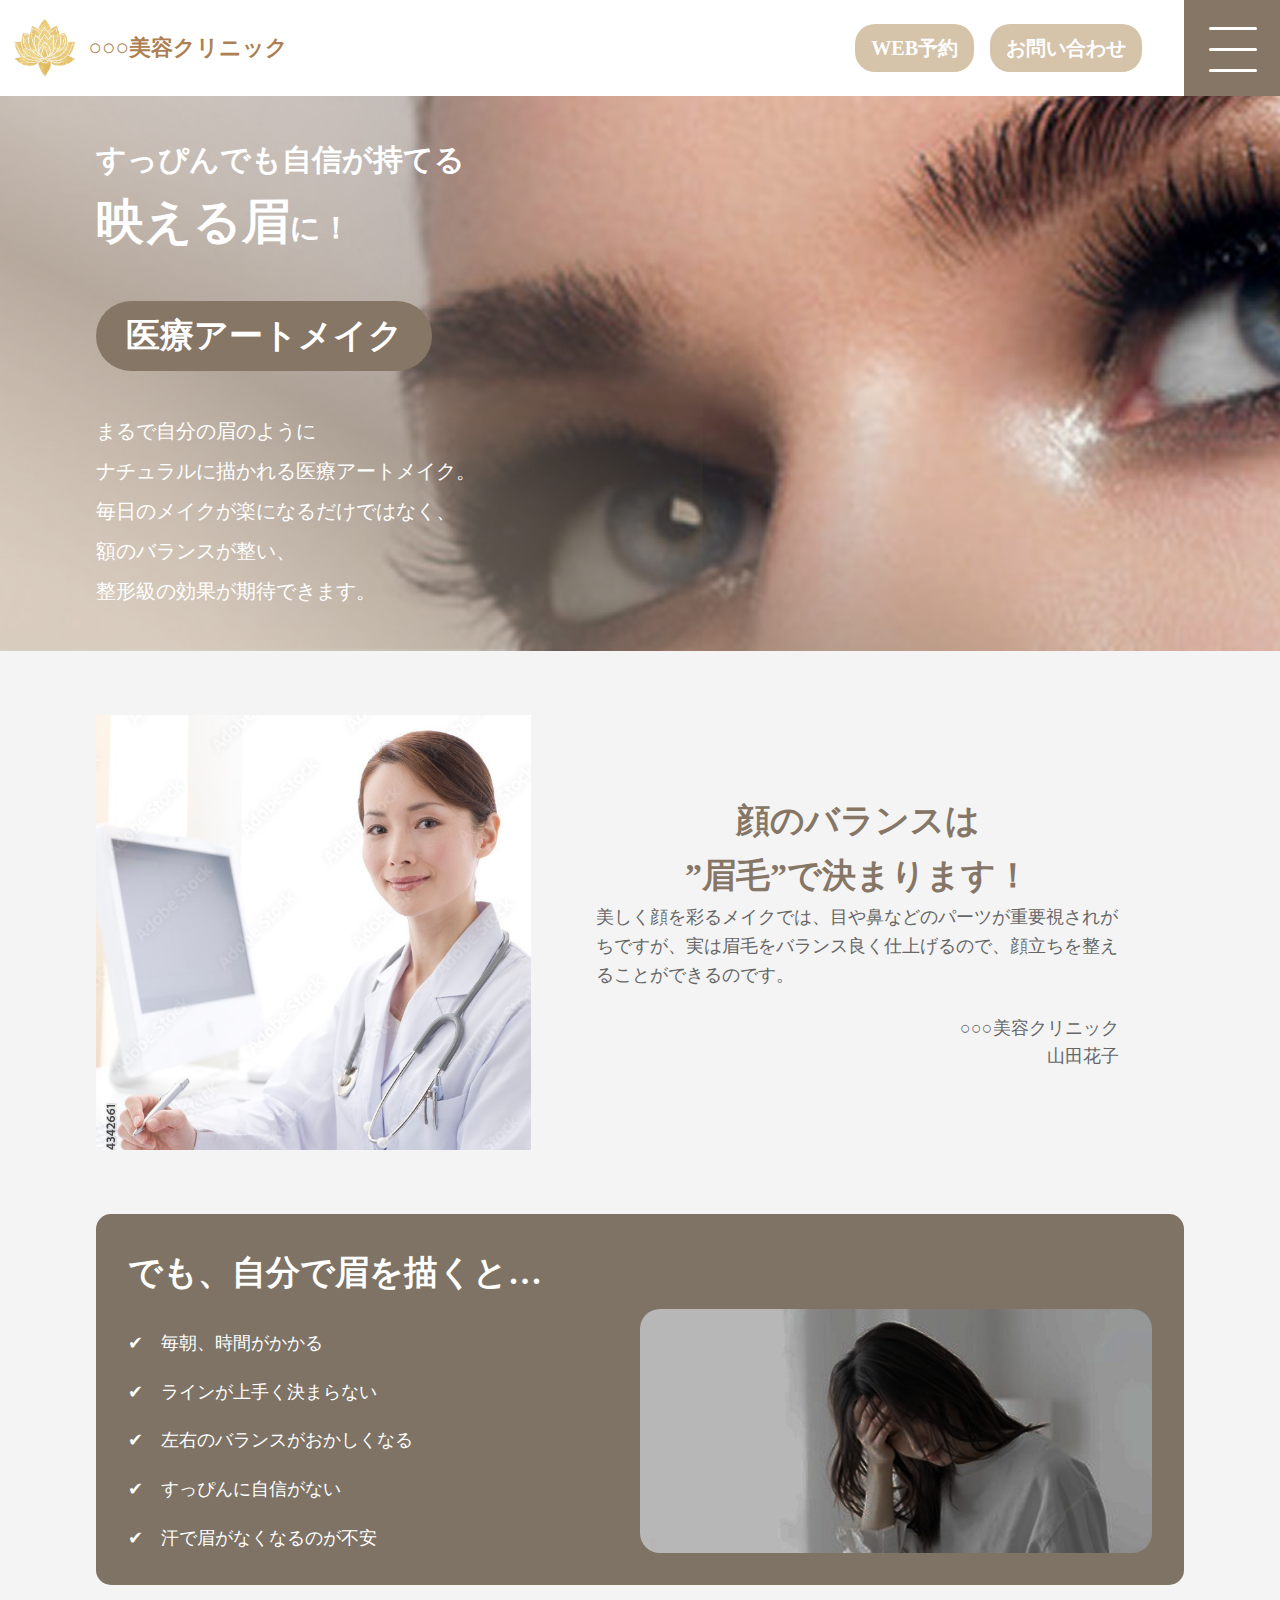
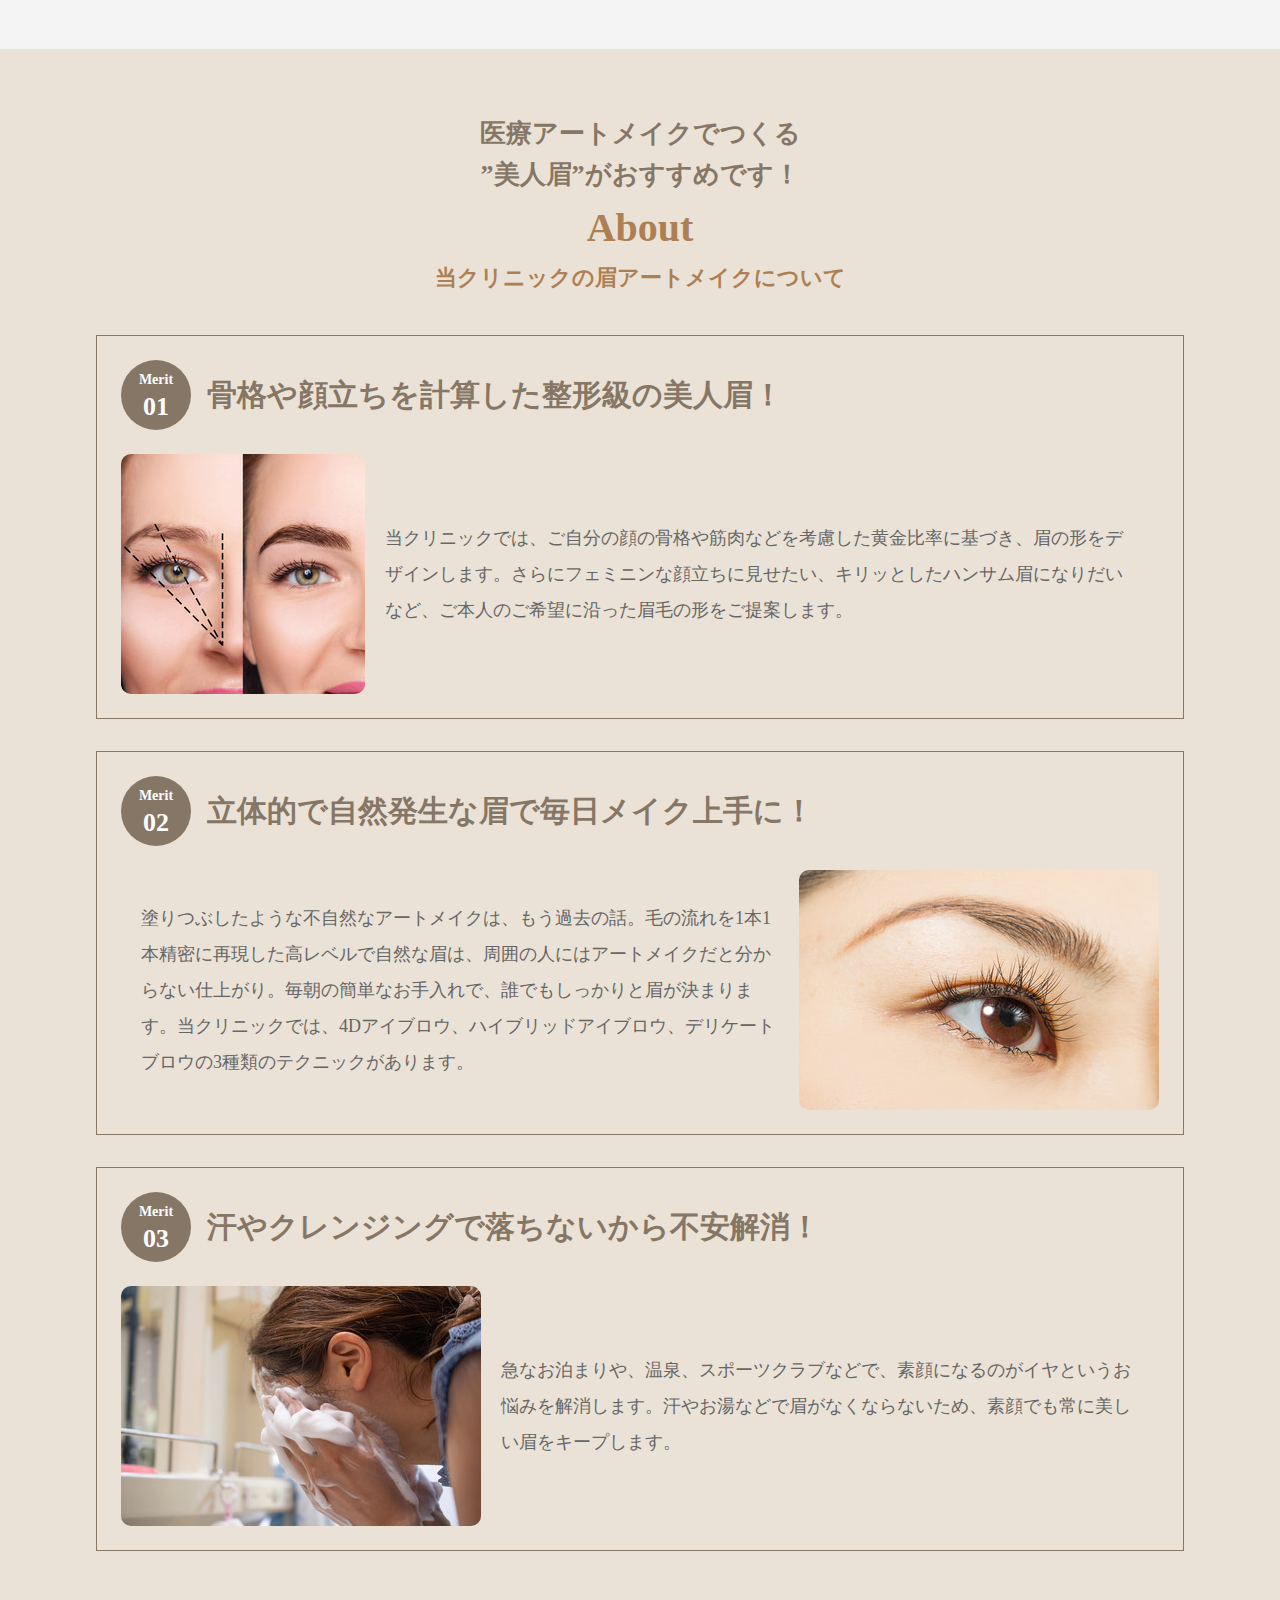
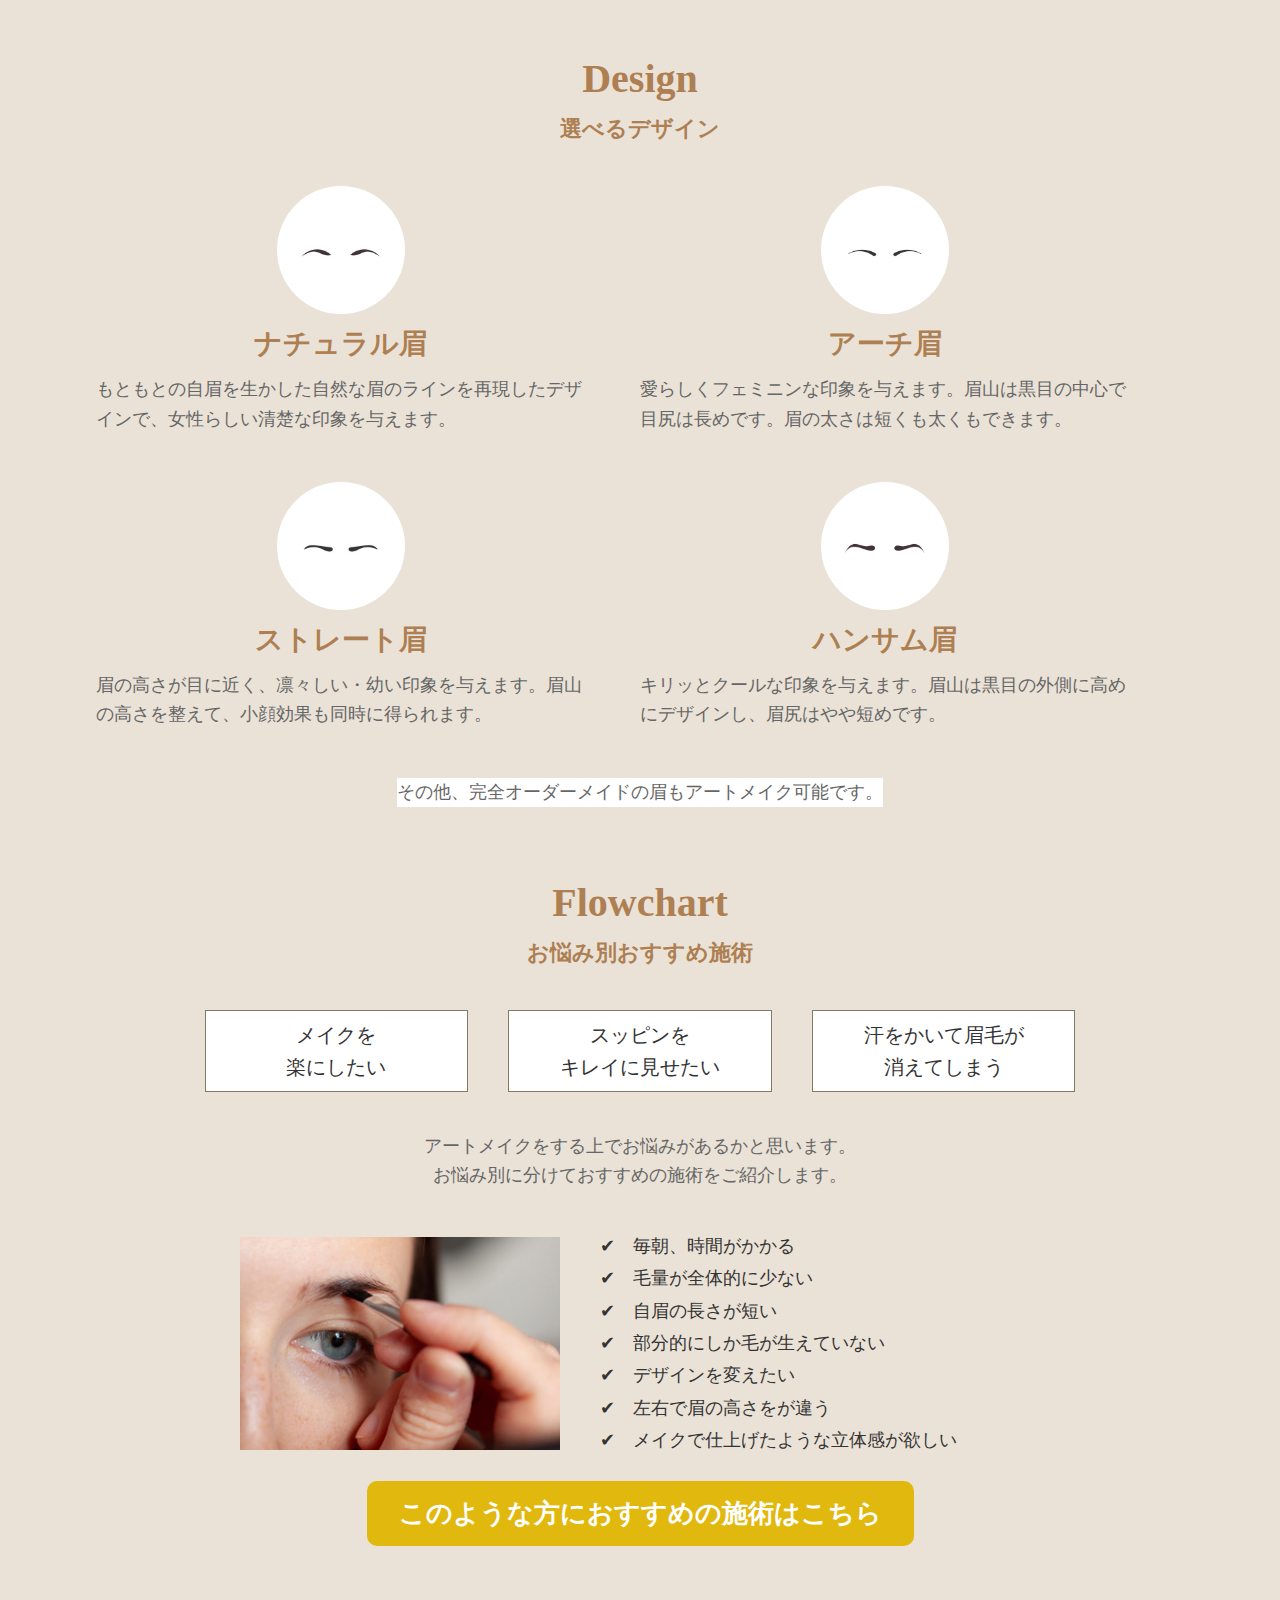
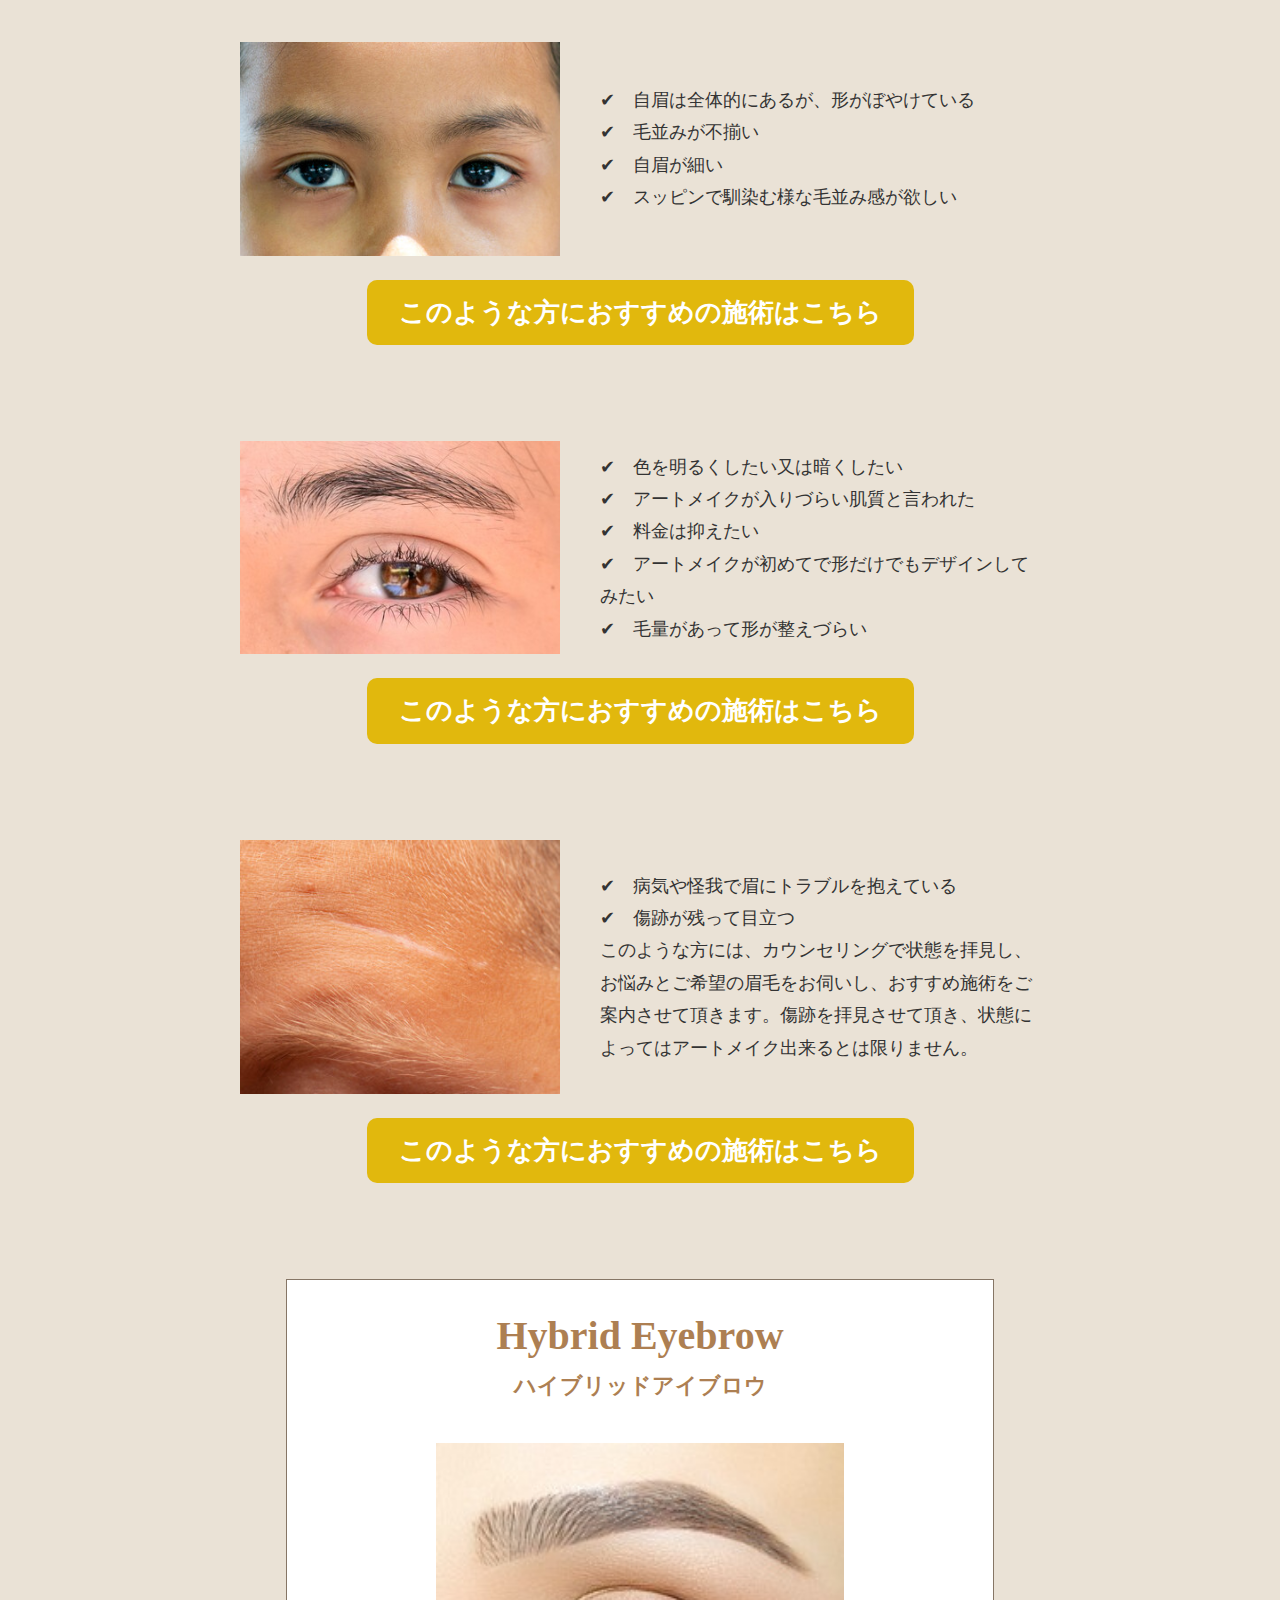
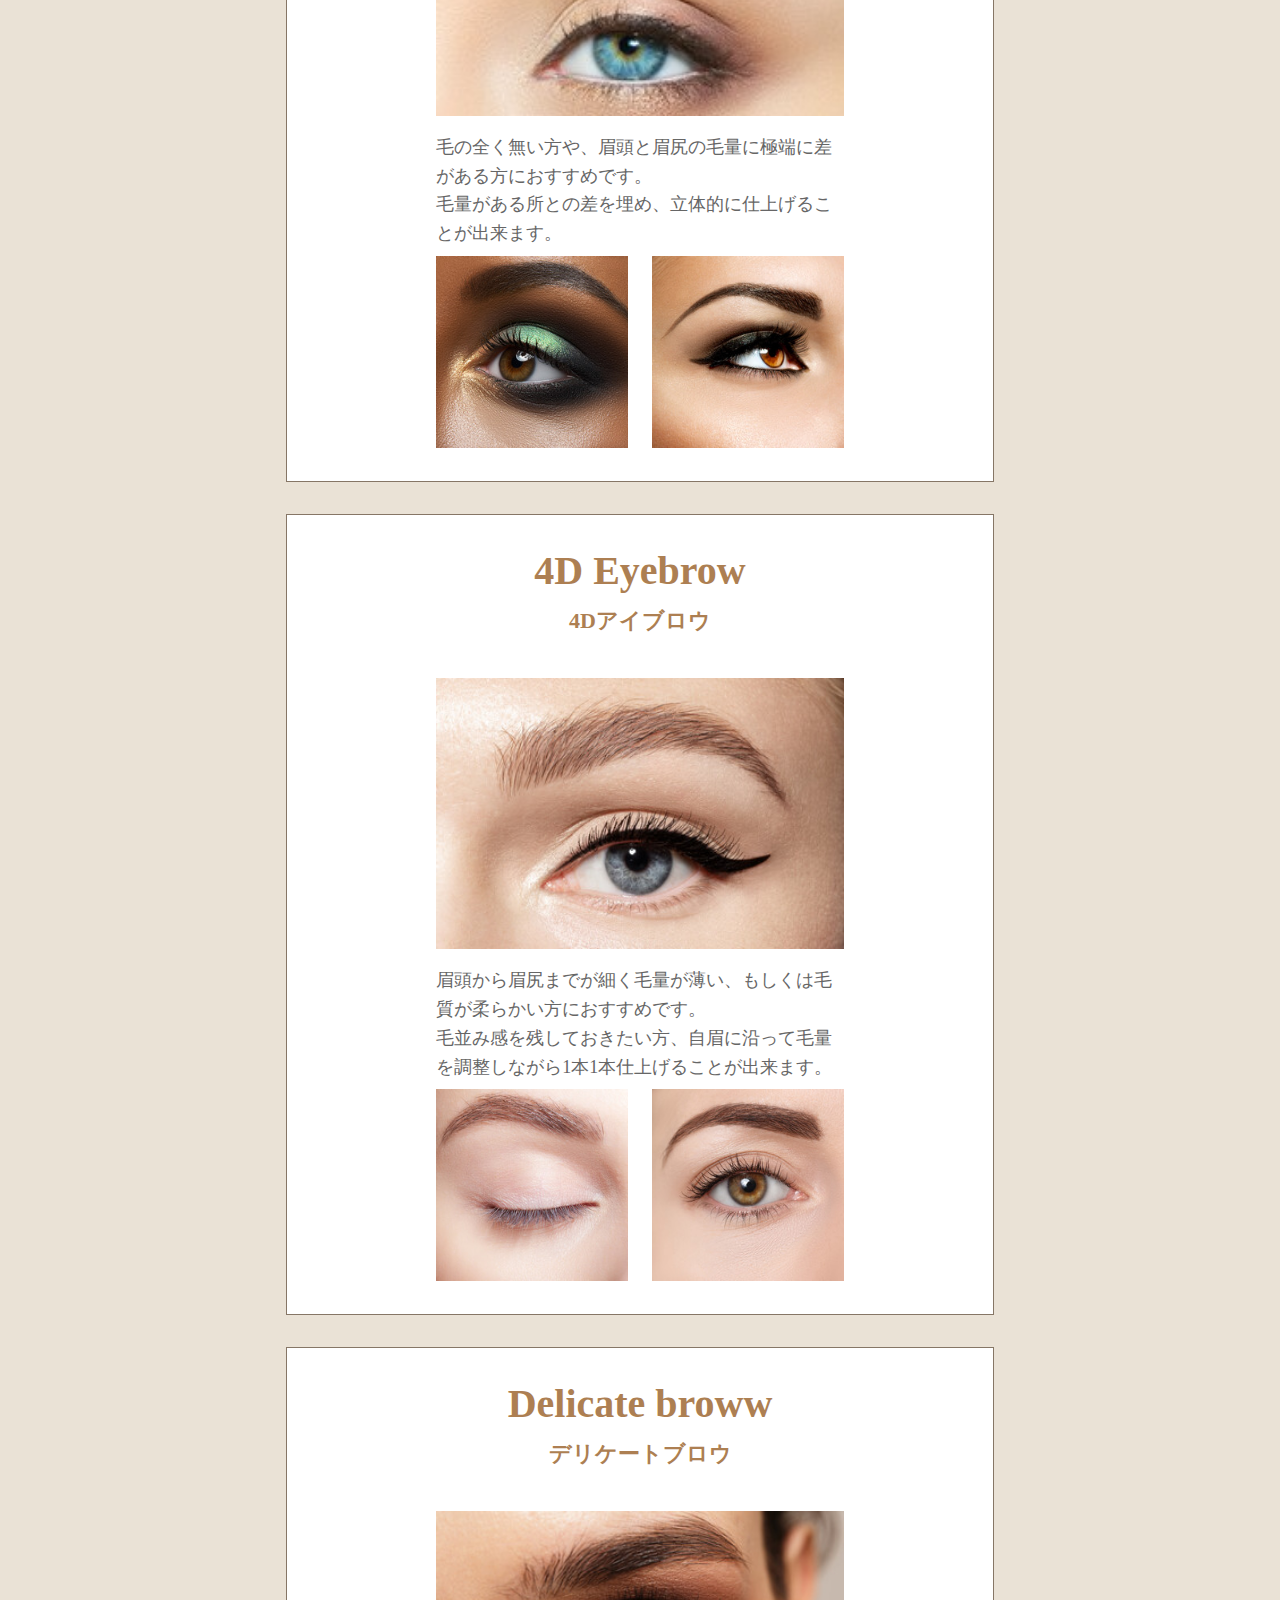
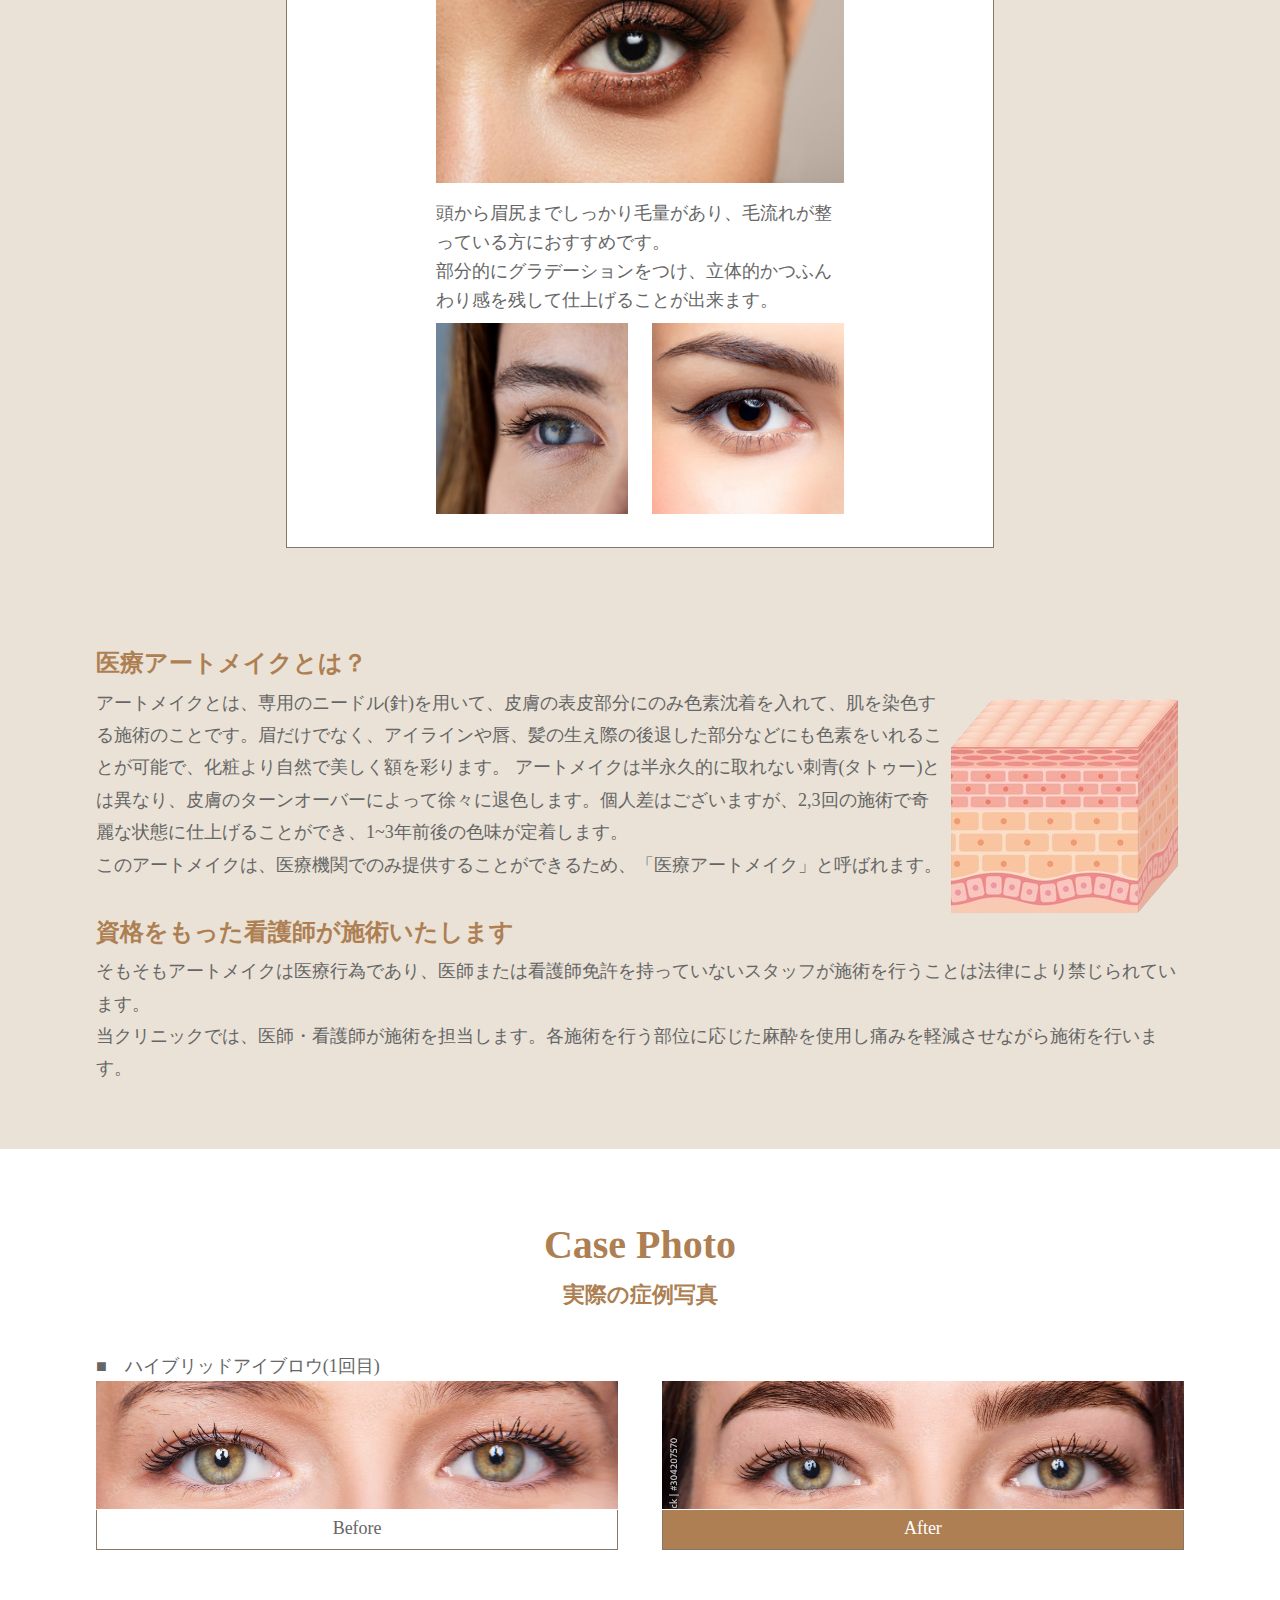
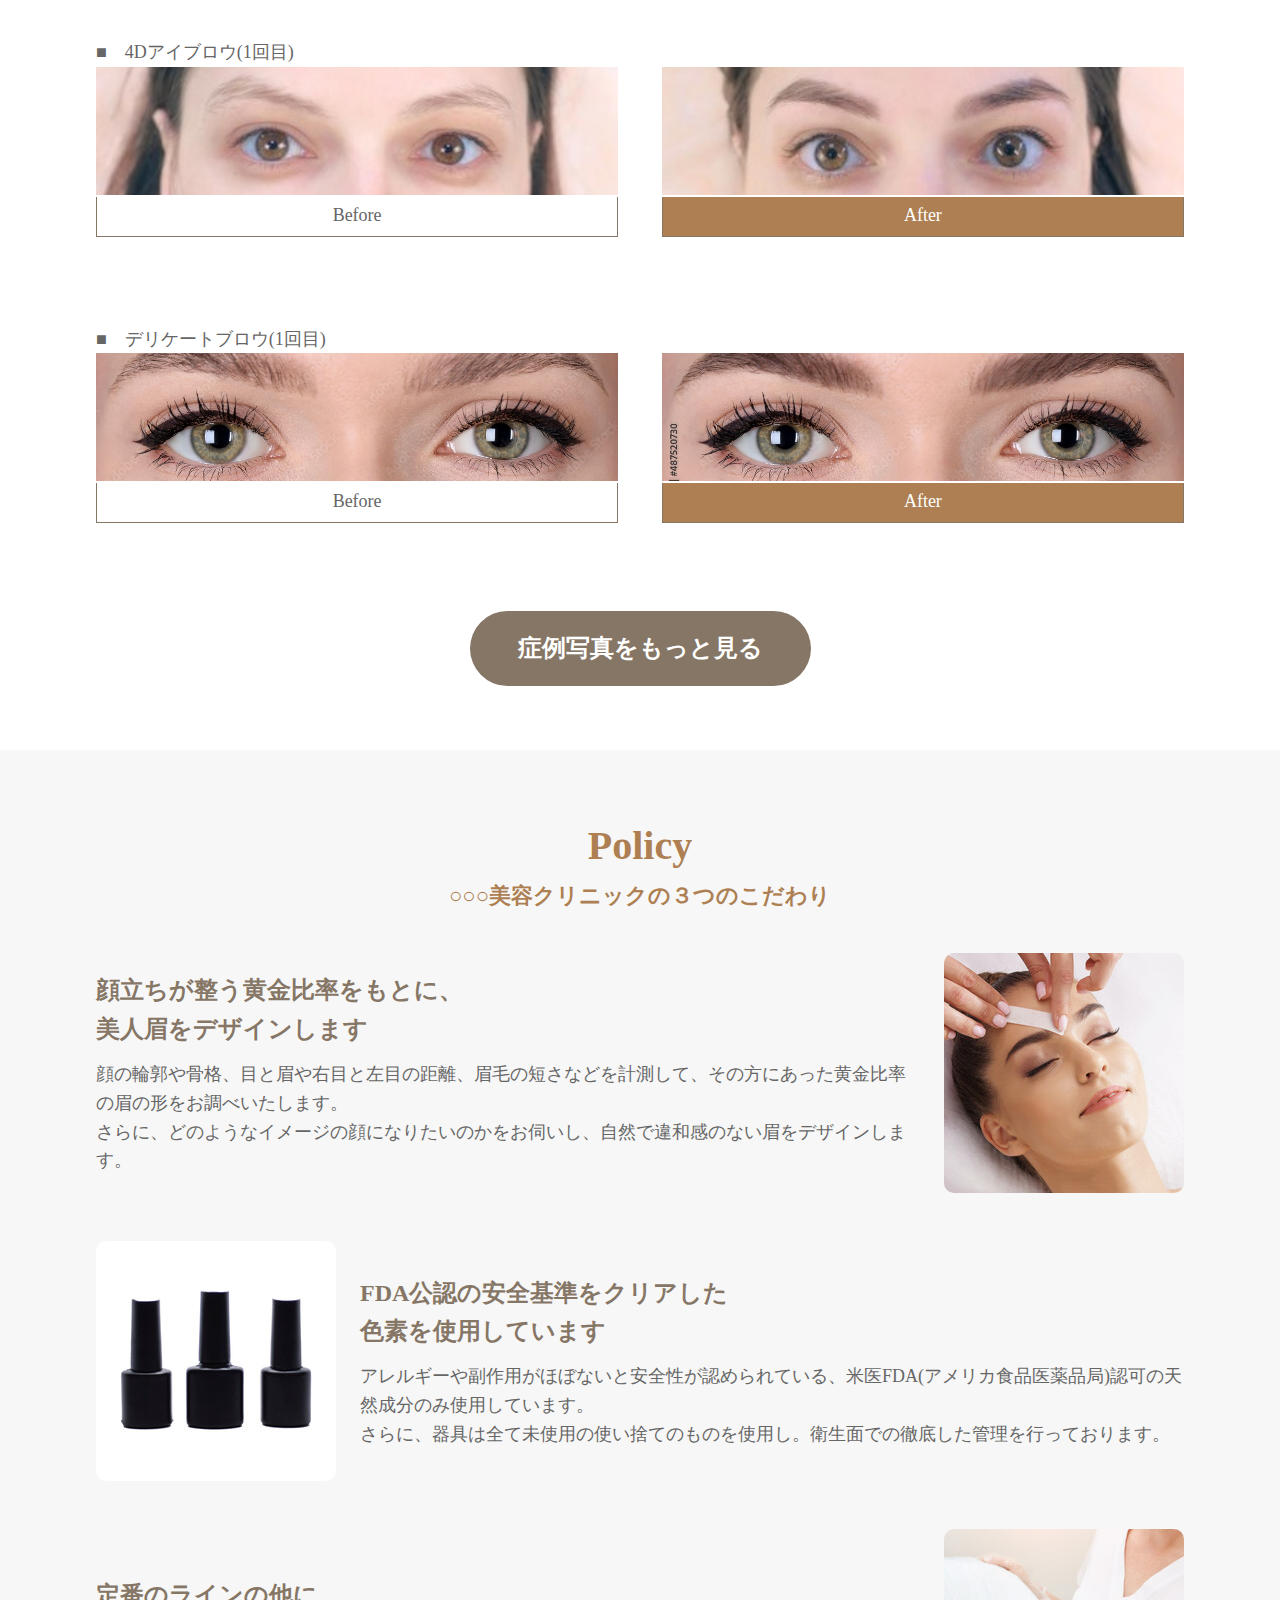
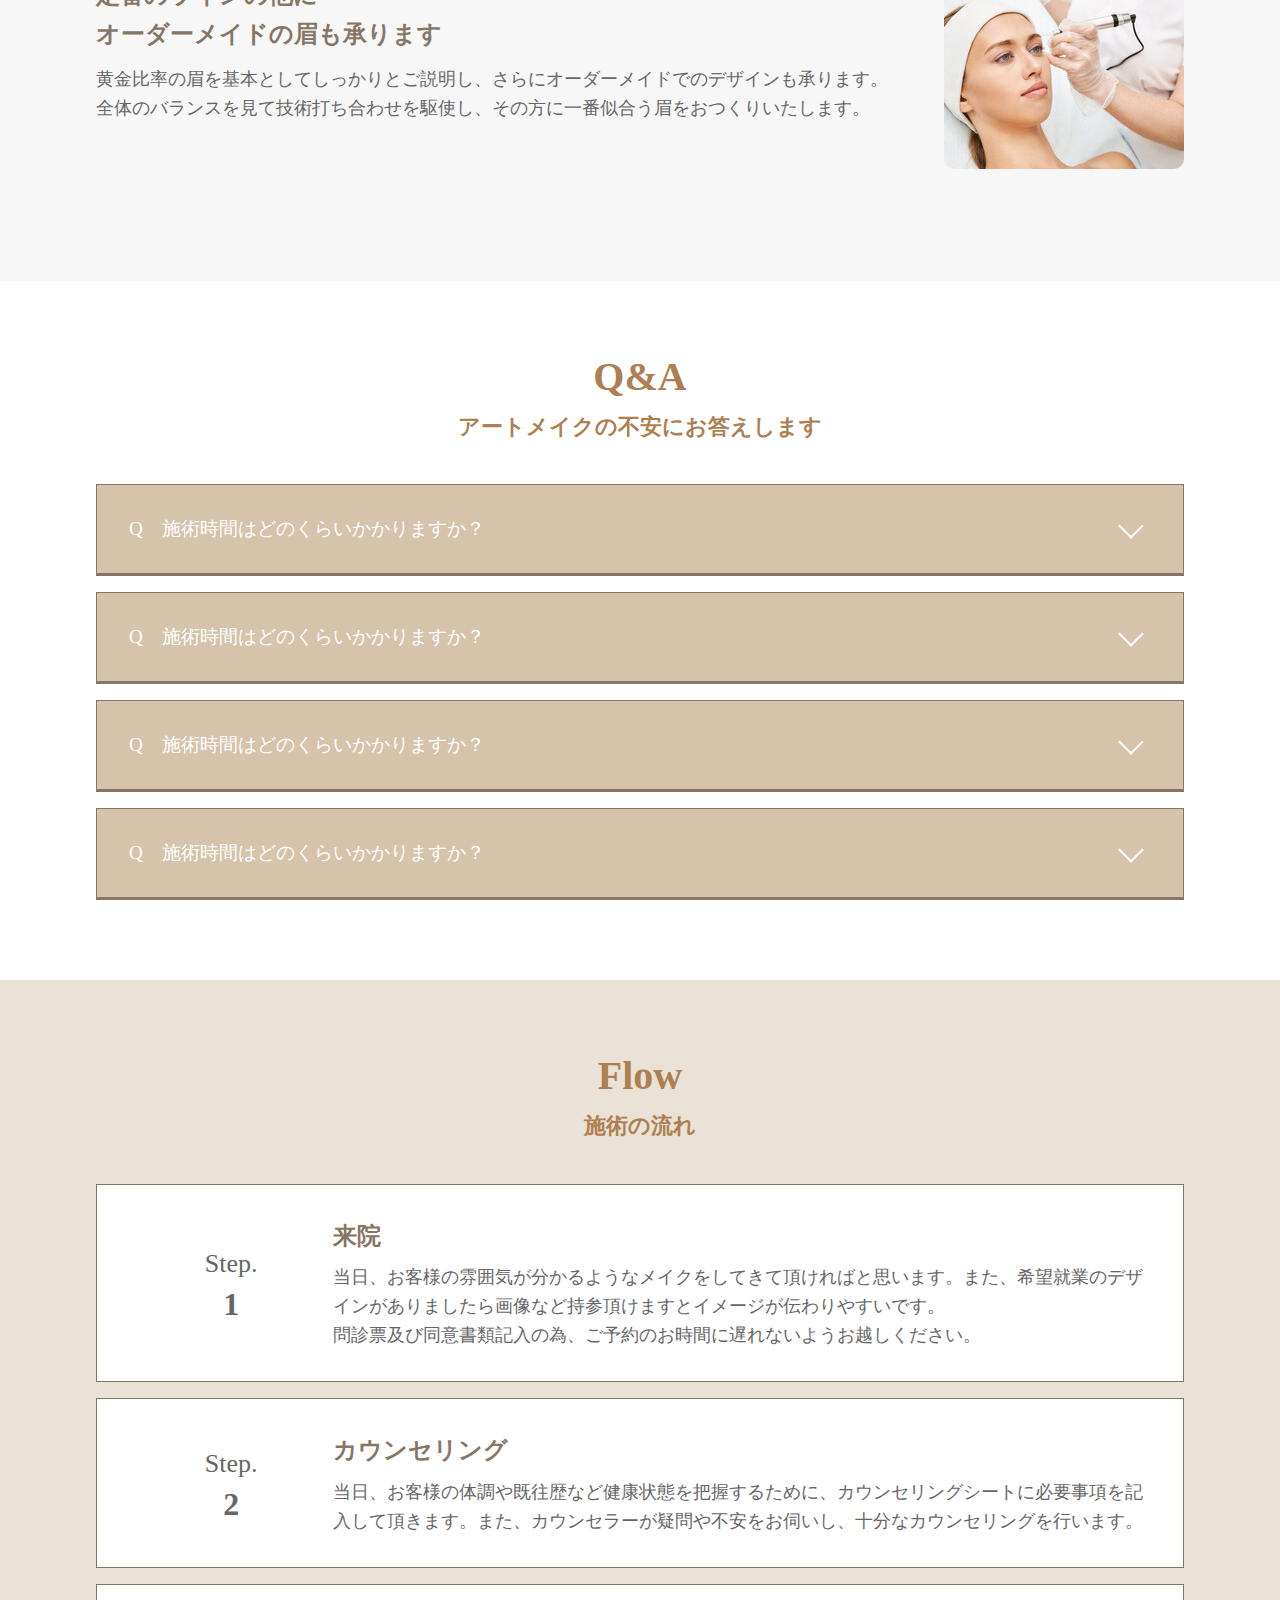
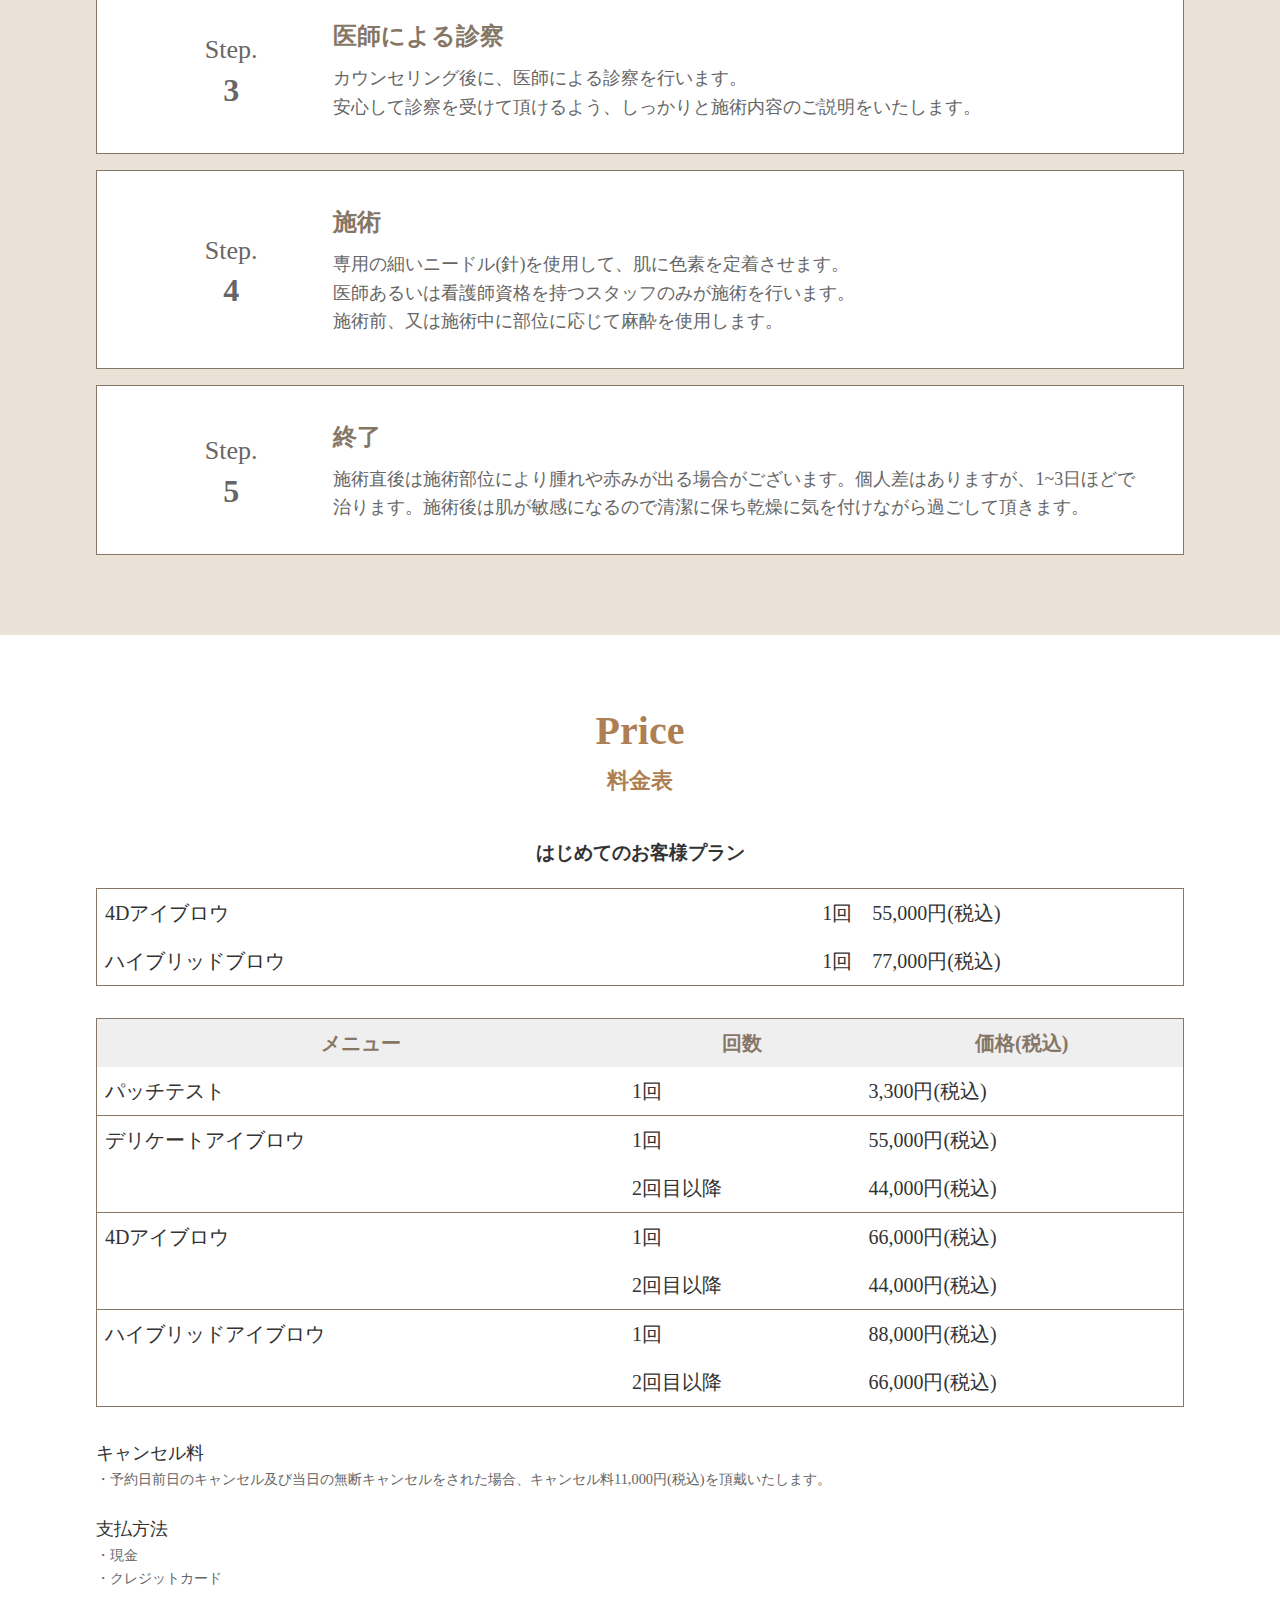
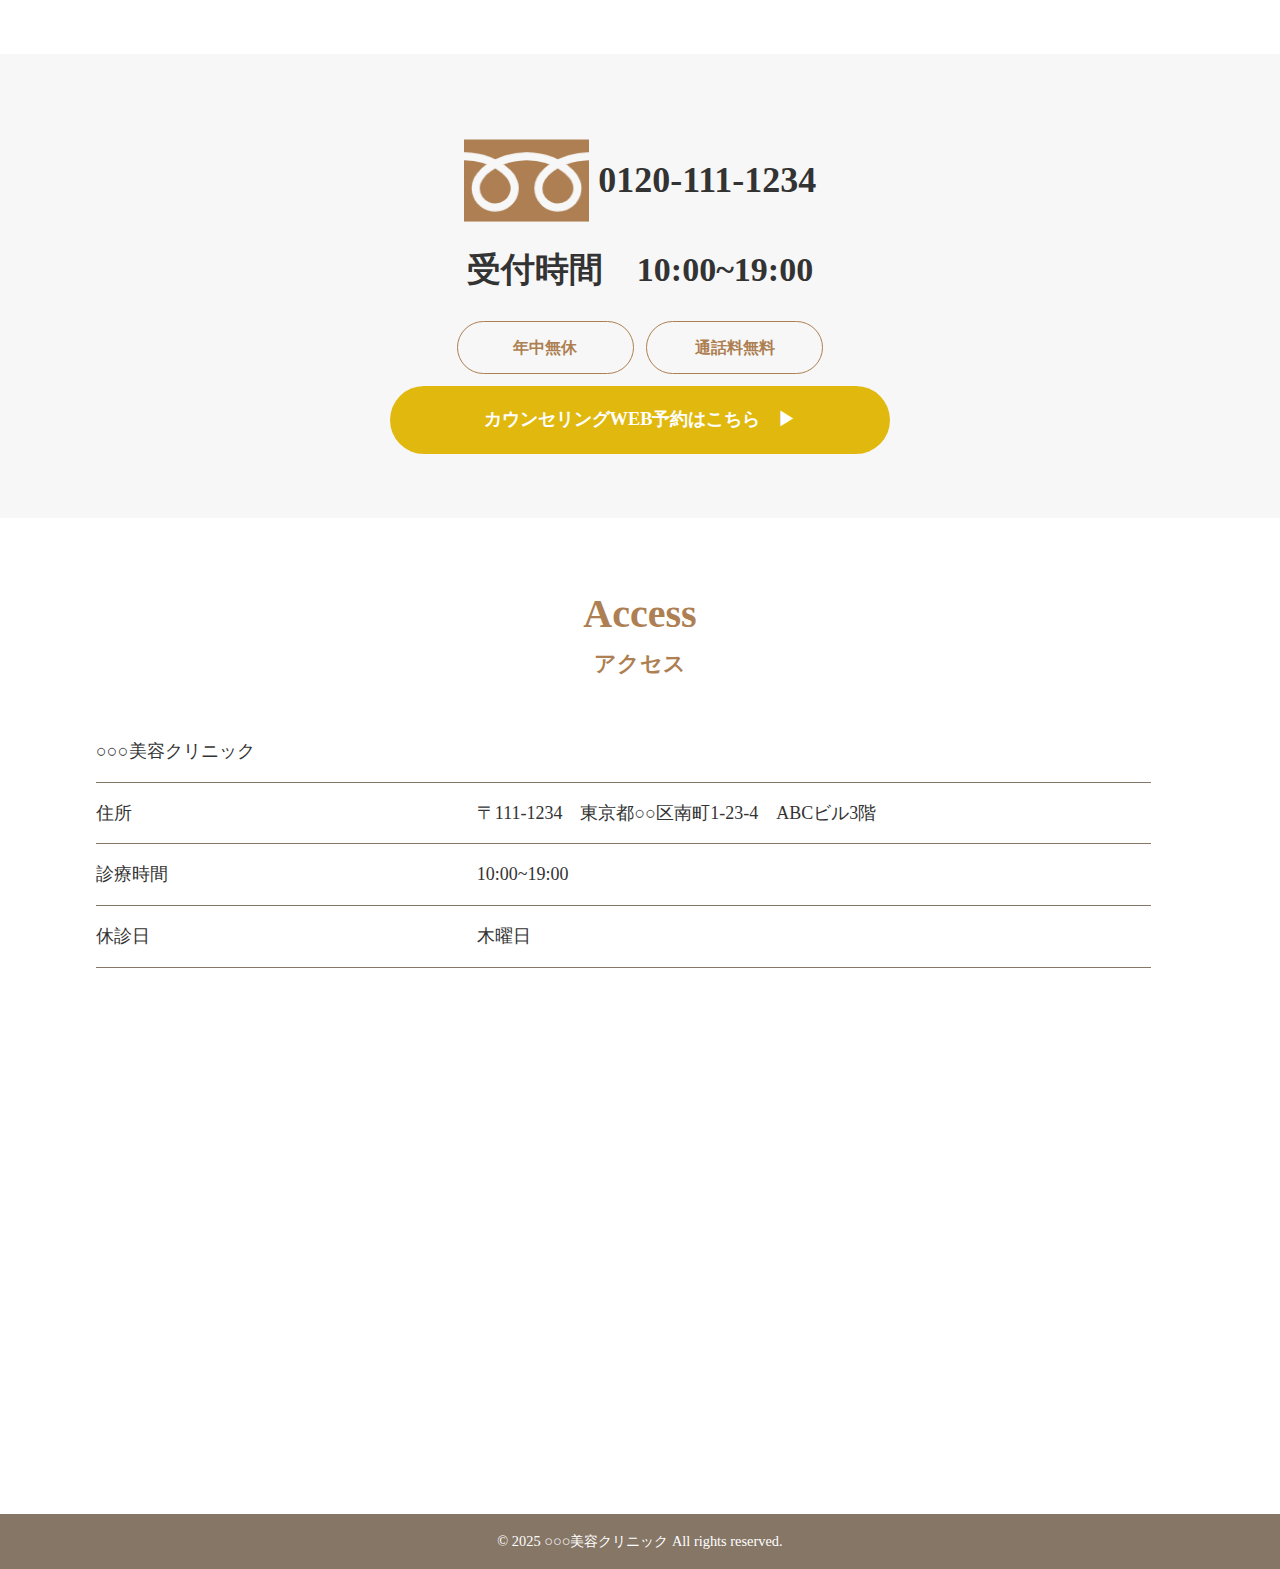
<file: index.html>
<!DOCTYPE html>
<html lang="ja">

<head>
  <meta charset="utf-8" />
  <title>○○○美容クリニック</title>
  <meta name="description" content="テキストテキストテキストテキストテキストテキストテキストテキスト" />
  <meta name="viewport" content="width=device-width, initial-scale=1" />
  <link rel="icon" href="./img/icon.png" />
  <link rel="stylesheet" href="./css/reset.css" />
  <link rel="stylesheet" href="./css/style.css" />
</head>

<body>
  <header>
    <div class="header_container">
      <div class="header_namecontainer">
        <img src="./img/icon.png">
        <h5 class="clinicname">○○○美容クリニック</h5>
      </div>
      <div class="header_button">
        <a href="">
          <h6 class="header_botton_content">WEB予約</h6>
        </a>
        <a href="">
          <h6 class="header_botton_content">お問い合わせ</h6>
        </a>
      </div>
    </div>
    <nav class="header-wrap__nav">
      <ul class="header-wrap__nav__list">
        <li class="header-wrap__nav__list__item"><a href="#salutation"></a></li>
        <li class="header-wrap__nav__list__item"><a href="#problem"></a></li>
        <li class="header-wrap__nav__list__item"><a href="#about"></a></li>
        <li class="header-wrap__nav__list__item"><a href="#design"></a></li>
        <li class="header-wrap__nav__list__item"><a href="#flowchart"></a></li>
        <li class="header-wrap__nav__list__item"><a href="#expalanation"></a></li>
        <li class="header-wrap__nav__list__item"><a href="#casephoto"></a></li>
        <li class="header-wrap__nav__list__item"><a href="#policy"></a></li>
        <li class="header-wrap__nav__list__item"><a href="#qa"></a></li>
        <li class="header-wrap__nav__list__item"><a href="#flow"></a></li>
        <li class="header-wrap__nav__list__item"><a href="#price"></a></li>
        <li class="header-wrap__nav__list__item"><a href="#contact"></a></li>
        <li class="header-wrap__nav__list__item"><a href="#access"></a></li>
      </ul>
    </nav>
    <div class="h-open">
      <span></span>
      <span></span>
      <span></span>
    </div>
    <nav id="h-nav">
      <div id="h-nav__list">
        <ul>
          <li><a href="#about">About　当クリニックの眉アートメイクについて</a></li>
          <li><a href="#design">Design　選べるデザイン</a></li>
          <li><a href="#flowchart">Flowchart　お悩み別おすすめ施術</a></li>
          <li><a href="#casephoto">Case Photo　実際の症例写真</a></li>
          <li><a href="#policy">Policy　○○○美容クリニックの３つのこだわり</a></li>
          <li><a href="#price">Price　料金表</a></li>
          <li><a href="#contact">Contact　問い合わせ</a></li>
          <li><a href="#access">Access　アクセス</a></li>
        </ul>
      </div>
    </nav>
  </header>
  <main>
    <section id="fv">
      <div class="container">
        <h2>すっぴんでも自信が持てる<br /><span>映える眉</span>に！</h2>
        <h1>医療アートメイク</h1>
        <p>
          まるで自分の眉のように<br />ナチュラルに描かれる医療アートメイク。<br />毎日のメイクが楽になるだけではなく、<br />額のバランスが整い、<br />整形級の効果が期待できます。
        </p>
      </div>
    </section>
    <section id="salutation">
      <div class="container">
        <img src="./img/aisatsu.jpg" />
        <div class="salutation_textbox">
          <h2>顔のバランスは<br />”眉毛”で決まります！</h2>
          <p class="salutation_textbox_text">
            美しく顔を彩るメイクでは、目や鼻などのパーツが重要視されがちですが、実は眉毛をバランス良く仕上げるので、顔立ちを整えることができるのです。
          </p>
          <p class="salutation_name">○○○美容クリニック</p>
          <p class="salutation_name">山田花子</p>
        </div>
      </div>
    </section>
    <section id="problem">
      <div class="container">
        <h2>でも、自分で眉を描くと…</h2>
        <div class="problem_box">
          <ul>
            <li>✔　毎朝、時間がかかる</li>
            <li>✔　ラインが上手く決まらない</li>
            <li>✔　左右のバランスがおかしくなる</li>
            <li>✔　すっぴんに自信がない</li>
            <li>✔　汗で眉がなくなるのが不安</li>
          </ul>
          <img src="./img/kadai-1 1.png" />
        </div>
      </div>
    </section>
    <section id="about">
      <div class="container">
        <h4>医療アートメイクでつくる<br />”美人眉”がおすすめです！</h4>
        <h2 class="heading">About</h2>
        <h3 class="heading_text">当クリニックの眉アートメイクについて</h3>
        <div class="about_box">
          <div class="about_box_outline">
            <p><span>Merit</span><br />01</p>
            <h6>骨格や顔立ちを計算した整形級の美人眉！</h6>
          </div>
          <div class="about_box_inner">
            <img src="./img/about-1.jpg" />
            <p>
              当クリニックでは、ご自分の顔の骨格や筋肉などを考慮した黄金比率に基づき、眉の形をデザインします。さらにフェミニンな顔立ちに見せたい、キリッとしたハンサム眉になりだいなど、ご本人のご希望に沿った眉毛の形をご提案します。
            </p>
          </div>
        </div>
        <div class="about_box">
          <div class="about_box_outline">
            <p><span>Merit</span><br />02</p>
            <h6>立体的で自然発生な眉で毎日メイク上手に！</h6>
          </div>
          <div class="about_box_inner about_box_inner_reverse">
            <p>
              塗りつぶしたような不自然なアートメイクは、もう過去の話。毛の流れを1本1本精密に再現した高レベルで自然な眉は、周囲の人にはアートメイクだと分からない仕上がり。毎朝の簡単なお手入れで、誰でもしっかりと眉が決まります。当クリニックでは、4Dアイブロウ、ハイブリッドアイブロウ、デリケートブロウの3種類のテクニックがあります。
            </p>
            <img src="./img/about-2.jpg" />
          </div>
        </div>
        <div class="about_box">
          <div class="about_box_outline">
            <p><span>Merit</span><br />03</p>
            <h6>汗やクレンジングで落ちないから不安解消！</h6>
          </div>
          <div class="about_box_inner">
            <img src="./img/about-3.jpg" />
            <p>
              急なお泊まりや、温泉、スポーツクラブなどで、素顔になるのがイヤというお悩みを解消します。汗やお湯などで眉がなくならないため、素顔でも常に美しい眉をキープします。
            </p>
          </div>
        </div>
    </section>
    <section id="design">
      <div class="container">
        <h2 class="heading">Design</h2>
        <h3 class="heading_text">選べるデザイン</h3>
        <ul>
          <li>
            <a href="#"><img src="./img/design-1.jpg" /></a>
            <h4>ナチュラル眉</h4>
            <p>
              もともとの自眉を生かした自然な眉のラインを再現したデザインで、女性らしい清楚な印象を与えます。
            </p>
          </li>
          <li>
            <a href="#"><img src="./img/design-2.jpg" /></a>
            <h4>アーチ眉</h4>
            <p>
              愛らしくフェミニンな印象を与えます。眉山は黒目の中心で目尻は長めです。眉の太さは短くも太くもできます。
            </p>
          </li>
          <li>
            <a href="#"><img src="./img/design-3.jpg" /></a>
            <h4>ストレート眉</h4>
            <p>
              眉の高さが目に近く、凛々しい・幼い印象を与えます。眉山の高さを整えて、小顔効果も同時に得られます。
            </p>
          </li>
          <li>
            <a href="#"><img src="./img/design-4.jpg" /></a>
            <h4>ハンサム眉</h4>
            <p>
              キリッとクールな印象を与えます。眉山は黒目の外側に高めにデザインし、眉尻はやや短めです。
            </p>
          </li>
        </ul>
        <p class="design_comment">その他、完全オーダーメイドの眉もアートメイク可能です。</p>
      </div>
    </section>
    <section id="flowchart">
      <div class="container">
        <h2 class="heading">Flowchart</h2>
        <h3 class="heading_text">お悩み別おすすめ施術</h3>
        <ul class="flowchart_recommendation">
          <li>メイクを<br class="flowdhart-only" />楽にしたい</li>
          <li>スッピンを<br class="flowdhart-only" />キレイに見せたい</li>
          <li>汗をかいて眉毛が<br class="flowdhart-only" />消えてしまう</li>
        </ul>
        <p class="flowchart_comment">アートメイクをする上でお悩みがあるかと思います。</p>
        <p class="flowchart_comment">お悩み別に分けておすすめの施術をご紹介します。</p>
        <div class="flowchart_box">
          <div class="flowchart_box_inner">
            <img src="./img/flowchart-1.jpg" />
            <ul class="flowchart_box_inner_text">
              <li>✔　毎朝、時間がかかる</li>
              <li>✔　毛量が全体的に少ない</li>
              <li>✔　自眉の長さが短い</li>
              <li>✔　部分的にしか毛が生えていない</li>
              <li>✔　デザインを変えたい</li>
              <li>✔　左右で眉の高さをが違う</li>
              <li>✔　メイクで仕上げたような立体感が欲しい</li>
            </ul>
          </div>
          <a href="" class="flowchart_button">
            <h4>このような方に<br class="tbsp-only">おすすめの施術はこちら</h4>
          </a>
        </div>
        <div class="flowchart_box">
          <div class="flowchart_box_inner">
            <img src="./img/flowchart-2.jpg" />
            <ul class="flowchart_box_inner_text">
              <li>✔　自眉は全体的にあるが、形がぼやけている</li>
              <li>✔　毛並みが不揃い</li>
              <li>✔　自眉が細い</li>
              <li>✔　スッピンで馴染む様な毛並み感が欲しい</li>
            </ul>
          </div>
          <a href="" class="flowchart_button">
            <h4>このような方に<br class="tbsp-only">おすすめの施術はこちら</h4>
          </a>
        </div>
        <div class="flowchart_box">
          <div class="flowchart_box_inner">
            <img src="./img/flowchart-3.jpg" />
            <ul class="flowchart_box_inner_text">
              <li>✔　色を明るくしたい又は暗くしたい</li>
              <li>✔　アートメイクが入りづらい肌質と言われた</li>
              <li>✔　料金は抑えたい</li>
              <li>✔　アートメイクが初めてで形だけでもデザインしてみたい</li>
              <li>✔　毛量があって形が整えづらい</li>
            </ul>
          </div>
          <a href="" class="flowchart_button">
            <h4>このような方に<br class="tbsp-only">おすすめの施術はこちら</h4>
          </a>
        </div>
        <div class="flowchart_box">
          <div class="flowchart_box_inner">
            <img src="./img/flowchart-4.jpg" />
            <ul class="flowchart_box_inner_text">
              <li>✔　病気や怪我で眉にトラブルを抱えている</li>
              <li>✔　傷跡が残って目立つ</li>
              <li class="flowchart_box_inner_text_caution">
                このような方には、カウンセリングで状態を拝見し、お悩みとご希望の眉毛をお伺いし、おすすめ施術をご案内させて頂きます。傷跡を拝見させて頂き、状態によってはアートメイク出来るとは限りません。
              </li>
            </ul>
          </div>
          <a href="" class="flowchart_button">
            <h4>このような方に<br class="tbsp-only">おすすめの施術はこちら</h4>
          </a>
        </div>
        <div class="flowchart_menu">
          <div class="flowchart_menu_box">
            <h3 class="heading">Hybrid Eyebrow</h3>
            <h3 class="heading_text">ハイブリッドアイブロウ</h3>
            <img src="./img/HybridEyebrow-1.jpg" class="flowchart_menu_box_mainimg">
            <p>毛の全く無い方や、眉頭と眉尻の毛量に極端に差がある方におすすめです。<br>毛量がある所との差を埋め、立体的に仕上げることが出来ます。</p>
            <ul>
              <li class="image-container"><img src="./img/HybridEyebrow-2.jpg" class="flowchart_menu_box_subimg"></li>
              <li class="image-container"><img src="./img/HyebridEyebrow-3.jpg" class="flowchart_menu_box_subimg"></li>
            </ul>
          </div>
          <div class="flowchart_menu_box">
            <h3 class="heading">4D Eyebrow</h3>
            <h3 class="heading_text">4Dアイブロウ</h3>
            <img src="./img/4DEyebrow-1.jpg" class="flowchart_menu_box_mainimg">
            <p>眉頭から眉尻までが細く毛量が薄い、もしくは毛質が柔らかい方におすすめです。<br>毛並み感を残しておきたい方、自眉に沿って毛量を調整しながら1本1本仕上げることが出来ます。</p>
            <ul>
              <li class="image-container"><img src="./img/4DEyebrow-2.jpg" class="flowchart_menu_box_subimg"></li>
              <li class="image-container"><img src="./img/4DEyebrow-3.jpg" class="flowchart_menu_box_subimg"></li>
            </ul>
          </div>
          <div class="flowchart_menu_box">
            <h3 class="heading">Delicate broww</h3>
            <h3 class="heading_text">デリケートブロウ</h3>
            <img src="./img/Deicatebrow-1.jpg" class="flowchart_menu_box_mainimg">
            <p>頭から眉尻までしっかり毛量があり、毛流れが整っている方におすすめです。<br>部分的にグラデーションをつけ、立体的かつふんわり感を残して仕上げることが出来ます。</p>
            <ul>
              <li class="image-container"><img src="./img/delicatebrow-2.jpg" class="flowchart_menu_box_subimg"></li>
              <li class="image-container"><img src="./img/delicatebrow-3.jpg" class="flowchart_menu_box_subimg"></li>
            </ul>
          </div>
        </div>
      </div>
    </section>
    <section id="expalanation">
      <div class="container">
        <div class="expalanation_sub">
          <h3>医療アートメイクとは？</h3>
          <figure><img src="./img/artmake-explanation-2.png"></figure>
          <p>
            アートメイクとは、専用のニードル(針)を用いて、皮膚の表皮部分にのみ色素沈着を入れて、肌を染色する施術のことです。眉だけでなく、アイラインや唇、髪の生え際の後退した部分などにも色素をいれることが可能で、化粧より自然で美しく額を彩ります。
            アートメイクは半永久的に取れない刺青(タトゥー)とは異なり、皮膚のターンオーバーによって徐々に退色します。個人差はございますが、2,3回の施術で奇麗な状態に仕上げることができ、1~3年前後の色味が定着します。<br>このアートメイクは、医療機関でのみ提供することができるため、「医療アートメイク」と呼ばれます。
          </p>
          <h3>資格をもった看護師が施術いたします</h3>
          <p>そもそもアートメイクは医療行為であり、医師または看護師免許を持っていないスタッフが施術を行うことは法律により禁じられています。<br>
            当クリニックでは、医師・看護師が施術を担当します。各施術を行う部位に応じた麻酔を使用し痛みを軽減させながら施術を行います。</p>
        </div>
      </div>
    </section>
    <section id="casephoto">
      <div class="container">
        <h2 class="heading">Case Photo</h2>
        <h3 class="heading_text">実際の症例写真</h3>
        <p class="casephoto_item">■　ハイブリッドアイブロウ(1回目)</p>
        <div class="casephoto_box">
          <div class="casephoto_box_before">
            <img src="./img/casephoto-1-before.jpg">
            <p>Before</p>
          </div>
          <div class="casephoto_box_after">
            <img src="./img/casephoto-1 -after.jpg">
            <p>After</p>
          </div>
        </div>
        <p class="casephoto_item">■　4Dアイブロウ(1回目)</p>
        <div class="casephoto_box">
          <div class="casephoto_box_before">
            <img src="./img/casephoto-2 -before.jpg">
            <p>Before</p>
          </div>
          <div class="casephoto_box_after">
            <img src="./img/casephoto-2 -after.jpg">
            <p>After</p>
          </div>
        </div>
        <p class="casephoto_item">■　デリケートブロウ(1回目)</p>
        <div class="casephoto_box">
          <div class="casephoto_box_before">
            <img src="./img/casephoto-3-before.jpg">
            <p>Before</p>
          </div>
          <div class="casephoto_box_after">
            <img src="./img/casephoto-3-after.jpg">
            <p>After</p>
          </div>
        </div>
        <a href="">
          <h6 class="casephoto_button">症例写真をもっと見る</h6>
        </a>
      </div>
    </section>
    <section id="policy">
      <div class="container">
        <h2 class="heading">Policy</h2>
        <h3 class="heading_text">○○○美容クリニックの３つのこだわり</h3>
        <div class="policy_box">
          <div class="policy_box_textblock">
            <h4>顔立ちが整う黄金比率をもとに、<br>美人眉をデザインします</h4>
            <p>顔の輪郭や骨格、目と眉や右目と左目の距離、眉毛の短さなどを計測して、その方にあった黄金比率の眉の形をお調べいたします。<br>
              さらに、どのようなイメージの顔になりたいのかをお伺いし、自然で違和感のない眉をデザインします。</p>
          </div>
          <img src="./img/policy-1.jpg">
        </div>
        <div class="policy_box policy_box_reverse">
          <img src="./img/policy-2.jpg">
          <div class="policy_box_textblock">
            <h4>FDA公認の安全基準をクリアした<br>色素を使用しています</h4>
            <p>アレルギーや副作用がほぼないと安全性が認められている、米医FDA(アメリカ食品医薬品局)認可の天然成分のみ使用しています。<br>
              さらに、器具は全て未使用の使い捨てのものを使用し。衛生面での徹底した管理を行っております。</p>
          </div>
        </div>
        <div class="policy_box">
          <div class="policy_box_textblock">
            <h4>定番のラインの他に<br>オーダーメイドの眉も承ります</h4>
            <p>黄金比率の眉を基本としてしっかりとご説明し、さらにオーダーメイドでのデザインも承ります。<br>全体のバランスを見て技術打ち合わせを駆使し、その方に一番似合う眉をおつくりいたします。</p>
          </div>
          <img src="./img/policy-3.jpg">
        </div>
      </div>
    </section>
    <section id="qa">
      <div class="container">
        <h2 class="heading">Q&A</h2>
        <h3 class="heading_text">アートメイクの不安にお答えします</h3>
        <input id="block-01" type="checkbox" class="toggle">
        <label class="Label" for="block-01"> Q　施術時間はどのくらいかかりますか？</label>
        <div class="content">
          <p>施術のお時間は以下を参考にしてください。<br>・メニューや眉毛の状態にもよりますが、カウンセリングを含みアートメイクの施術で約3時間のお時間を頂きます。
            <br>※お時間は前後することがございますのでご了承ください。<br>・2回目以降の方は初回の施術時間より30分ほど短く終わります。
          </p>
        </div>
        <input id="block-02" type="checkbox" class="toggle">
        <label class="Label" for="block-02"> Q　施術時間はどのくらいかかりますか？</label>
        <div class="content">
          <p>質問に関する回答を表示します。
          </p>
        </div>
        <input id="block-03" type="checkbox" class="toggle">
        <label class="Label" for="block-03"> Q　施術時間はどのくらいかかりますか？</label>
        <div class="content">
          <p>質問に関する回答を表示します。
          </p>
        </div>
        <input id="block-04" type="checkbox" class="toggle">
        <label class="Label" for="block-04"> Q　施術時間はどのくらいかかりますか？</label>
        <div class="content">
          <p>質問に関する回答を表示します。
          </p>
        </div>
      </div>
    </section>
    <section id="flow">
      <div class="container">
        <h2 class="heading">Flow</h2>
        <h3 class="heading_text">施術の流れ</h3>
        <div class="flow_box">
          <div class="flow_box_step">
            <p>Step. <span>1</span></p>
          </div>
          <div class="flow_box_textblock">
            <h6>来院</h6>
            <p>当日、お客様の雰囲気が分かるようなメイクをしてきて頂ければと思います。また、希望就業のデザインがありましたら画像など持参頂けますとイメージが伝わりやすいです。
              <br>問診票及び同意書類記入の為、ご予約のお時間に遅れないようお越しください。
            </p>
          </div>
        </div>
        <div class="flow_box">
          <div class="flow_box_step">
            <p>Step. <span>2</span></p>
          </div>
          <div class="flow_box_textblock">
            <h6>カウンセリング</h6>
            <p>当日、お客様の体調や既往歴など健康状態を把握するために、カウンセリングシートに必要事項を記入して頂きます。また、カウンセラーが疑問や不安をお伺いし、十分なカウンセリングを行います。</p>
          </div>
        </div>
        <div class="flow_box">
          <div class="flow_box_step">
            <p>Step. <span>3</span></p>
          </div>
          <div class="flow_box_textblock">
            <h6>医師による診察</h6>
            <p>カウンセリング後に、医師による診察を行います。<br>安心して診察を受けて頂けるよう、しっかりと施術内容のご説明をいたします。
            </p>
          </div>
        </div>
        <div class="flow_box">
          <div class="flow_box_step">
            <p>Step. <span>4</span></p>
          </div>
          <div class="flow_box_textblock">
            <h6>施術</h6>
            <p>専用の細いニードル(針)を使用して、肌に色素を定着させます。<br>医師あるいは看護師資格を持つスタッフのみが施術を行います。<br>施術前、又は施術中に部位に応じて麻酔を使用します。</p>
          </div>
        </div>
        <div class="flow_box">
          <div class="flow_box_step">
            <p>Step. <span>5</span></p>
          </div>
          <div class="flow_box_textblock">
            <h6>終了</h6>
            <p>施術直後は施術部位により腫れや赤みが出る場合がございます。個人差はありますが、1~3日ほどで治ります。施術後は肌が敏感になるので清潔に保ち乾燥に気を付けながら過ごして頂きます。</p>
          </div>
        </div>
      </div>
    </section>
    <section id="price">
      <div class="container">
        <h2 class="heading">Price</h2>
        <h3 class="heading_text">料金表</h3>
        <h4>はじめてのお客様プラン</h4>
        <table class="pricelist-1">
          <tr>
            <td colspan="2">4Dアイブロウ</td>
            <td class="pricelist-1_price">1回　55,000円(税込)</td>
          </tr>
          <tr>
            <td colspan="2">ハイブリッドブロウ</td>
            <td class="pricelist-1_price">1回　77,000円(税込)</td>
          </tr>
        </table>
        <table class="pricelist-2">
          <tr>
            <th class="pricelist-2_item">メニュー</th>
            <th class="pricelist-2_item">回数</th>
            <th class="pricelist-2_item">価格(税込)</th>
          </tr>
          <tr>
            <td class="listappear">パッチテスト</td>
            <td class="listappear">1回</td>
            <td class="listappear">3,300円(税込)</td>
          </tr>
          <tr>
            <td rowspan="2" class="listappear">デリケートアイブロウ</td>
            <td>1回</td>
            <td>55,000円(税込)</td>
          </tr>
          <tr>
            <td class="listappear">2回目以降</td>
            <td class="listappear">44,000円(税込)</td>
          </tr>
          <tr>
            <td rowspan="2" class="listappear">4Dアイブロウ</td>
            <td>1回</td>
            <td>66,000円(税込)</td>
          </tr>
          <tr>
            <td class="listappear">2回目以降</td>
            <td class="listappear">44,000円(税込)</td>
          </tr>
          <tr>
            <td rowspan="2">ハイブリッドアイブロウ</td>
            <td>1回</td>
            <td>88,000円(税込)</td>
          </tr>
          <tr>
            <td>2回目以降</td>
            <td>66,000円(税込)</td>
          </tr>
        </table>
        <div class="price_attention">
          <span>キャンセル料</span>
          <p>・予約日前日のキャンセル及び当日の無断キャンセルをされた場合、キャンセル料11,000円(税込)を頂戴いたします。</p>
          <span class="price_attention_space">支払方法</span>
          <p>・現金</p>
          <p>・クレジットカード</p>
        </div>
      </div>
    </section>
    <section id="contact">
      <div class="container">
        <div class="contact_subcontainer">
          <div class="contact_subcontainer_phonenumber">
            <img src="./img/freedial.png">
            <h3 class="phonenumber">0120-111-1234</h3>
          </div>
          <h4>受付時間　10:00~19:00</h4>
          <div class="contact_subcontainer_sub">
            <h6>年中無休</h6>
            <h6>通話料無料</h6>
          </div>
        </div>
        <a href="">
          <h3 class="contact_button">カウンセリングWEB予約は<br class="sp-only">こちら　▶</h3>
        </a>
      </div>
    </section>
    <section id="access">
      <div class="container">
        <h2 class="heading">Access</h2>
        <h3 class="heading_text">アクセス</h3>
        <dl>
          <dt>○○○美容クリニック</dt>
          <dd></dd>
          <dt>住所</dt>
          <dd>〒111-1234　東京都○○区南町1-23-4　ABCビル3階</dd>
          <dt>診療時間</dt>
          <dd>10:00~19:00</dd>
          <dt>休診日</dt>
          <dd>木曜日</dd>
        </dl>
        <iframe
          src="https://www.google.com/maps/embed?pb=!1m18!1m12!1m3!1d1146.1286365677038!2d139.69885772509022!3d35.658744329385335!2m3!1f0!2f0!3f0!3m2!1i1024!2i768!4f13.1!3m3!1m2!1s0x60188caa6707c341%3A0xe0f267e59f717458!2z5riL6LC344Oe44O844Kv44K344OG44Kj!5e0!3m2!1sja!2sjp!4v1745494073071!5m2!1sja!2sjp"
          width="600" height="450" style="border:0;" allowfullscreen="" loading="lazy"
          referrerpolicy="no-referrer-when-downgrade" class="map"></iframe>
      </div>
    </section>
  </main>
  <footer>
    <p>&copy; 2025 ○○○美容クリニック All rights reserved.</p>
  </footer>
  <script src="https://ajax.googleapis.com/ajax/libs/jquery/3.7.0/jquery.min.js"></script>
  <script type="text/javascript" src="./js/header.js"></script>
</body>


</html>
</file>
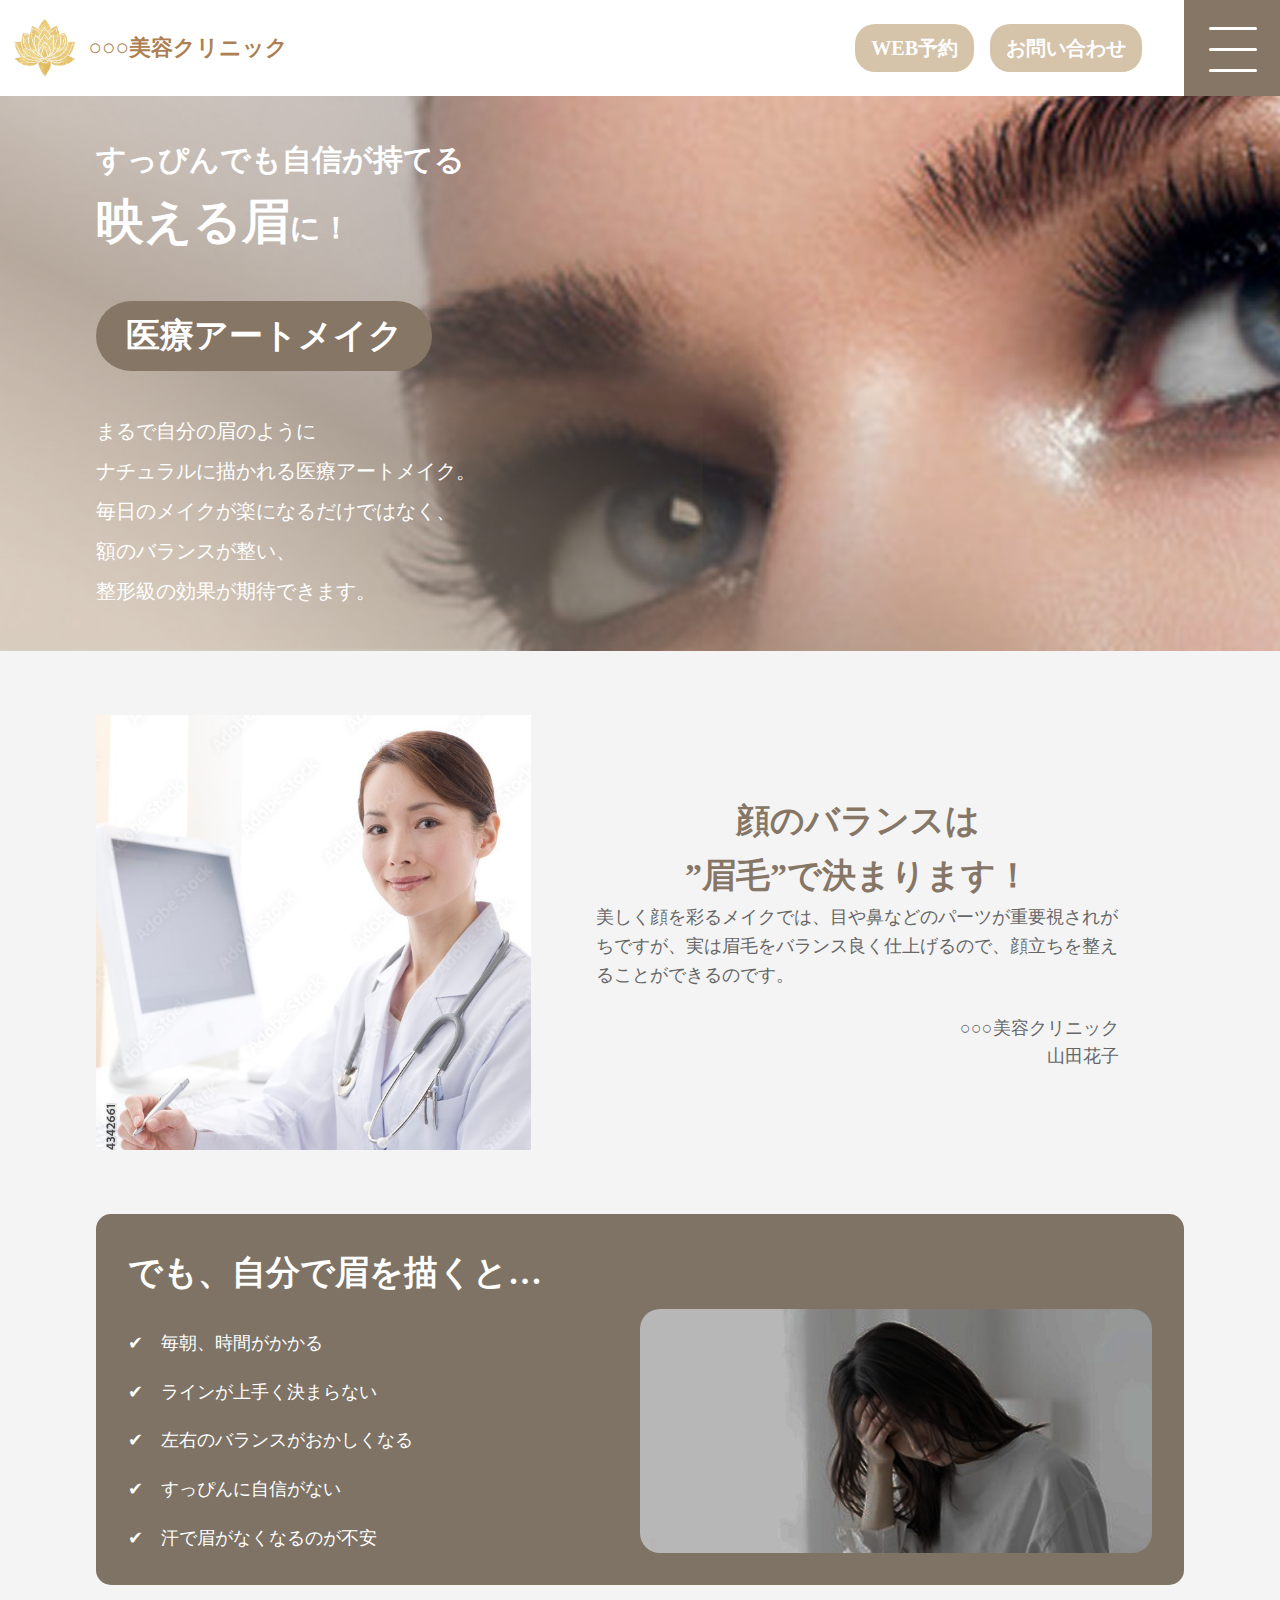
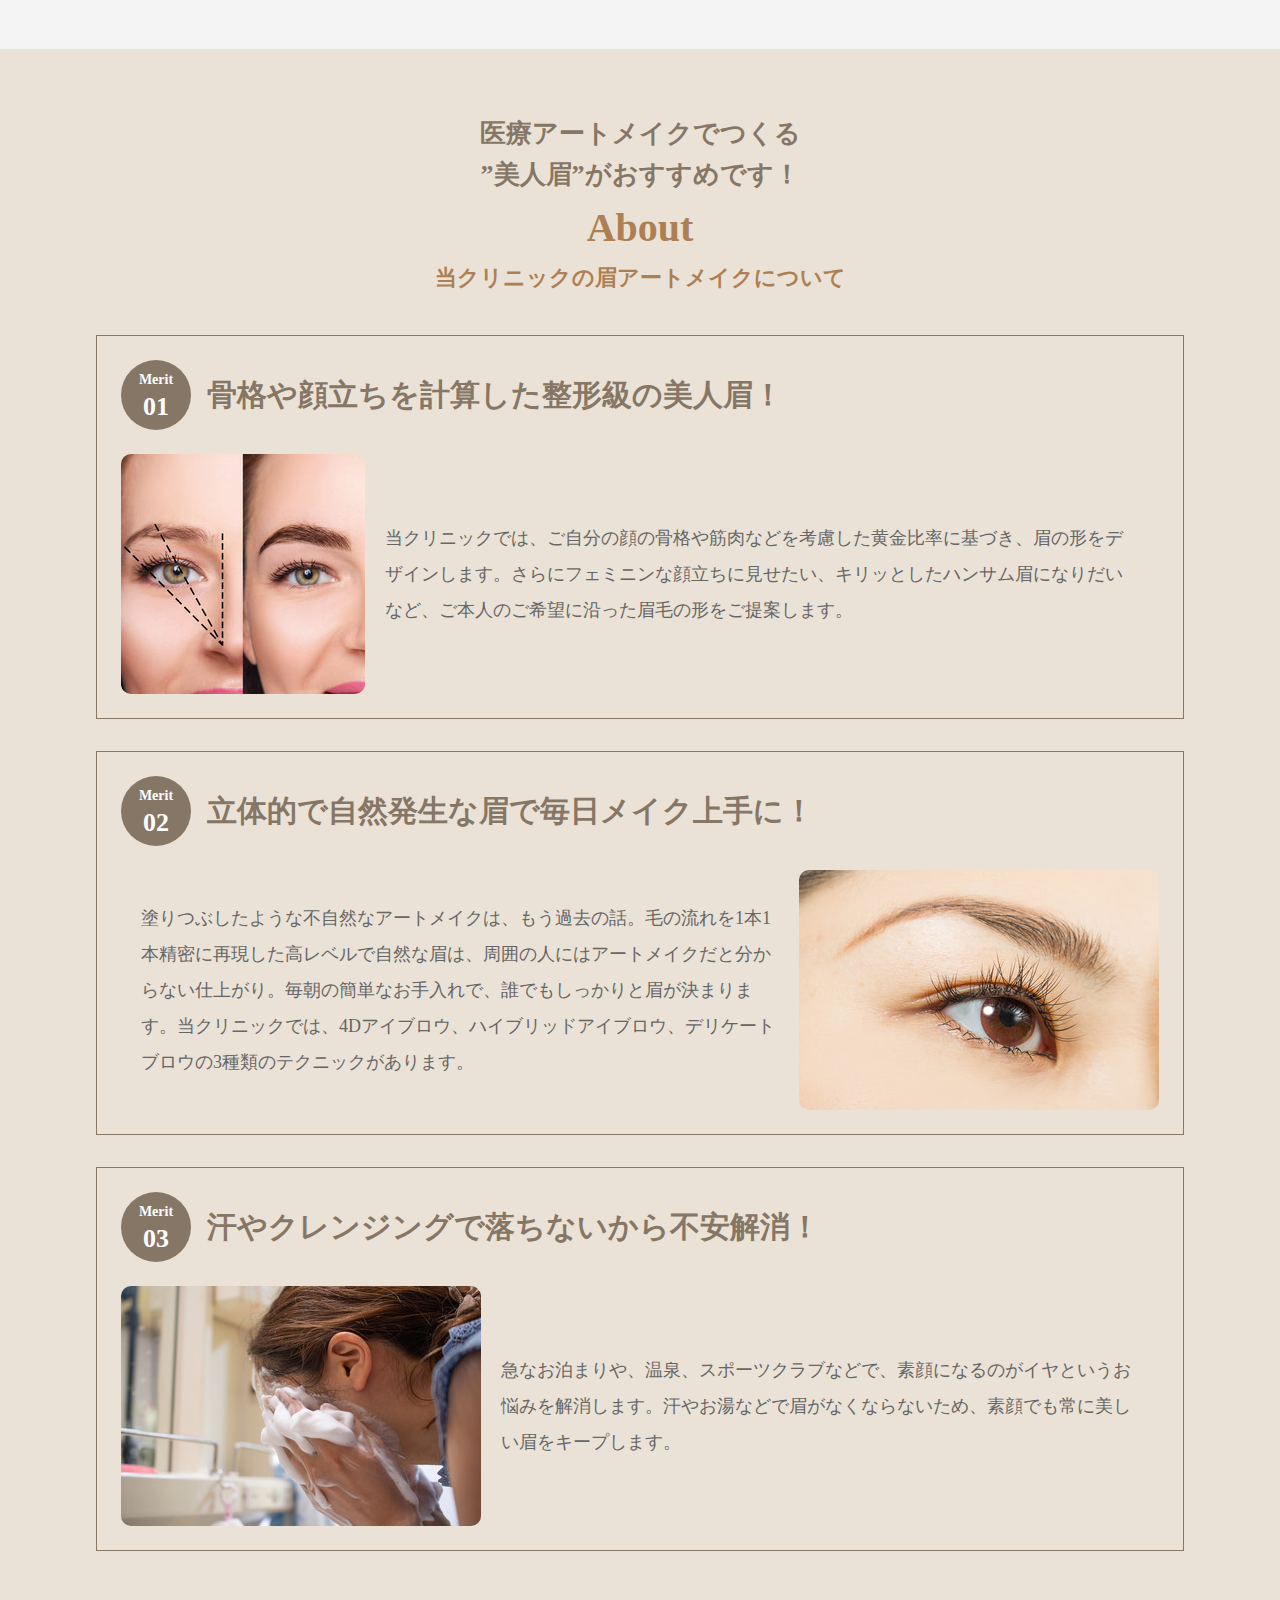
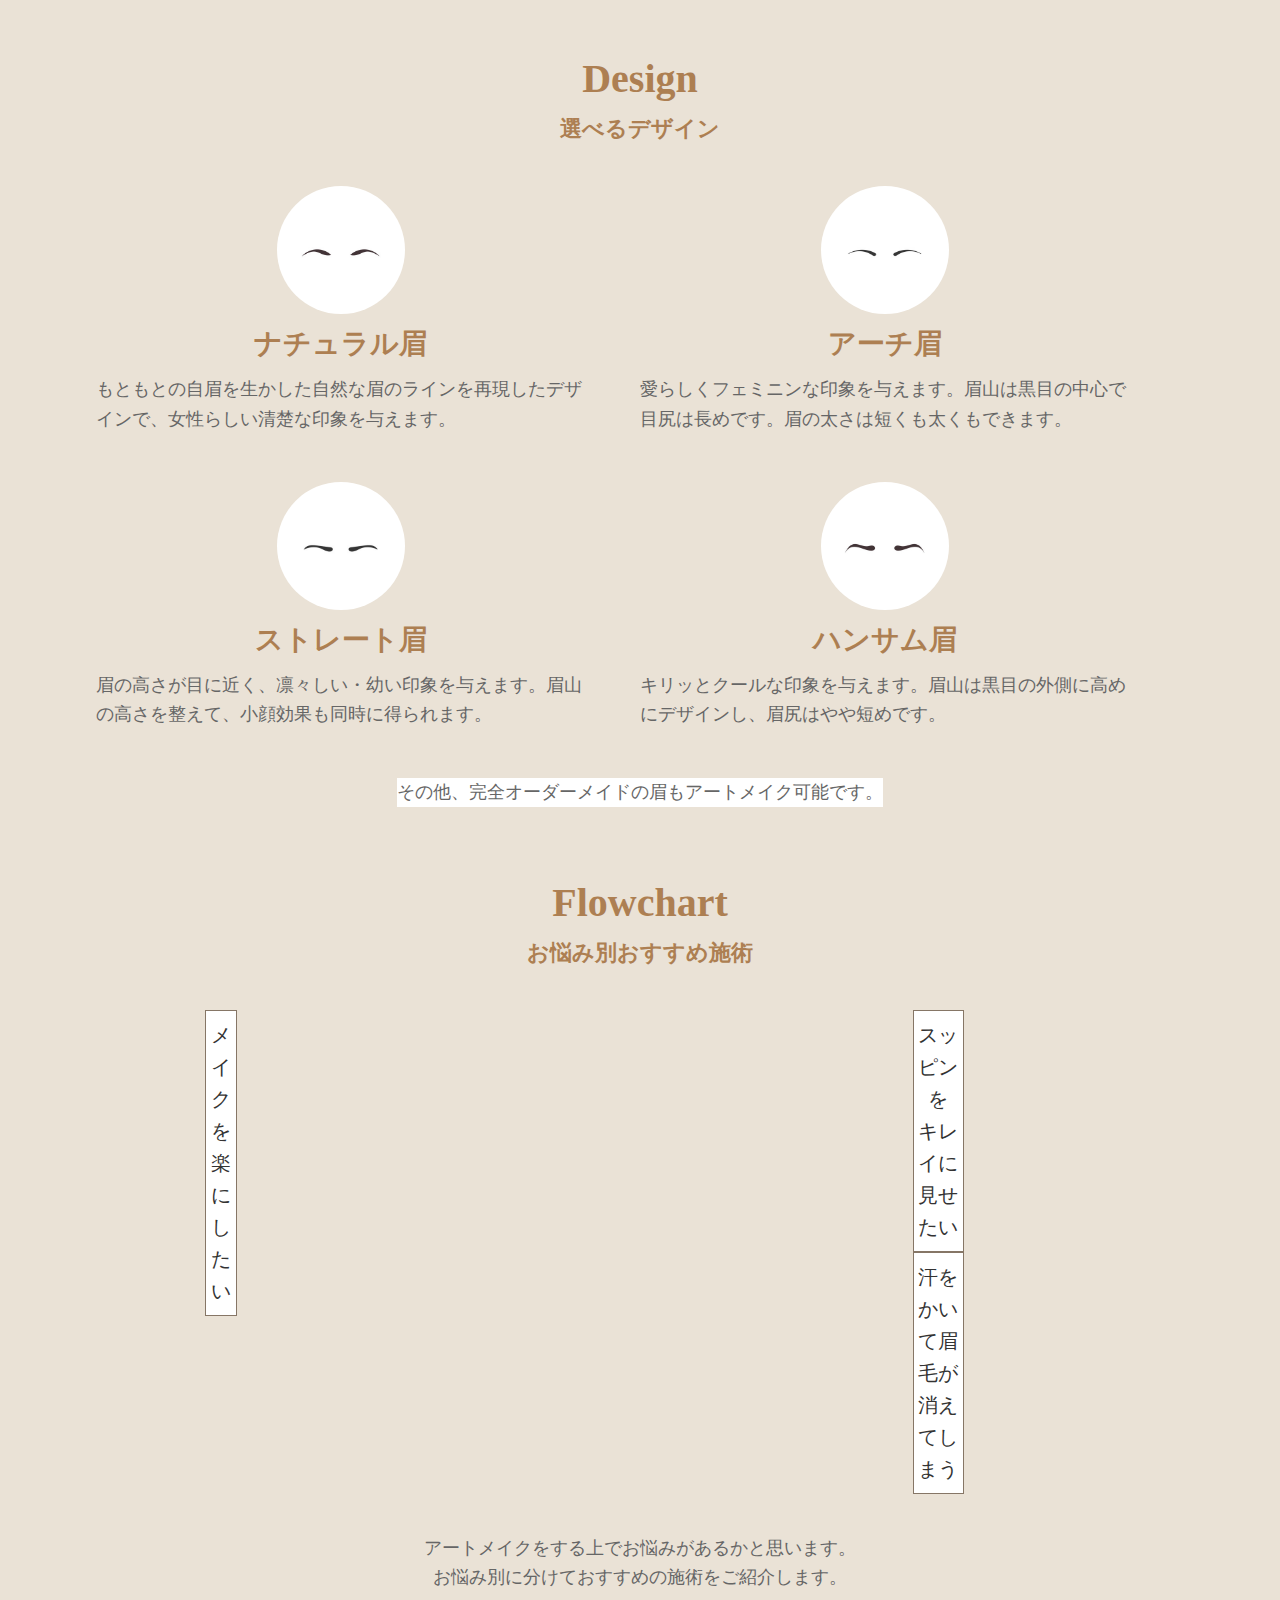
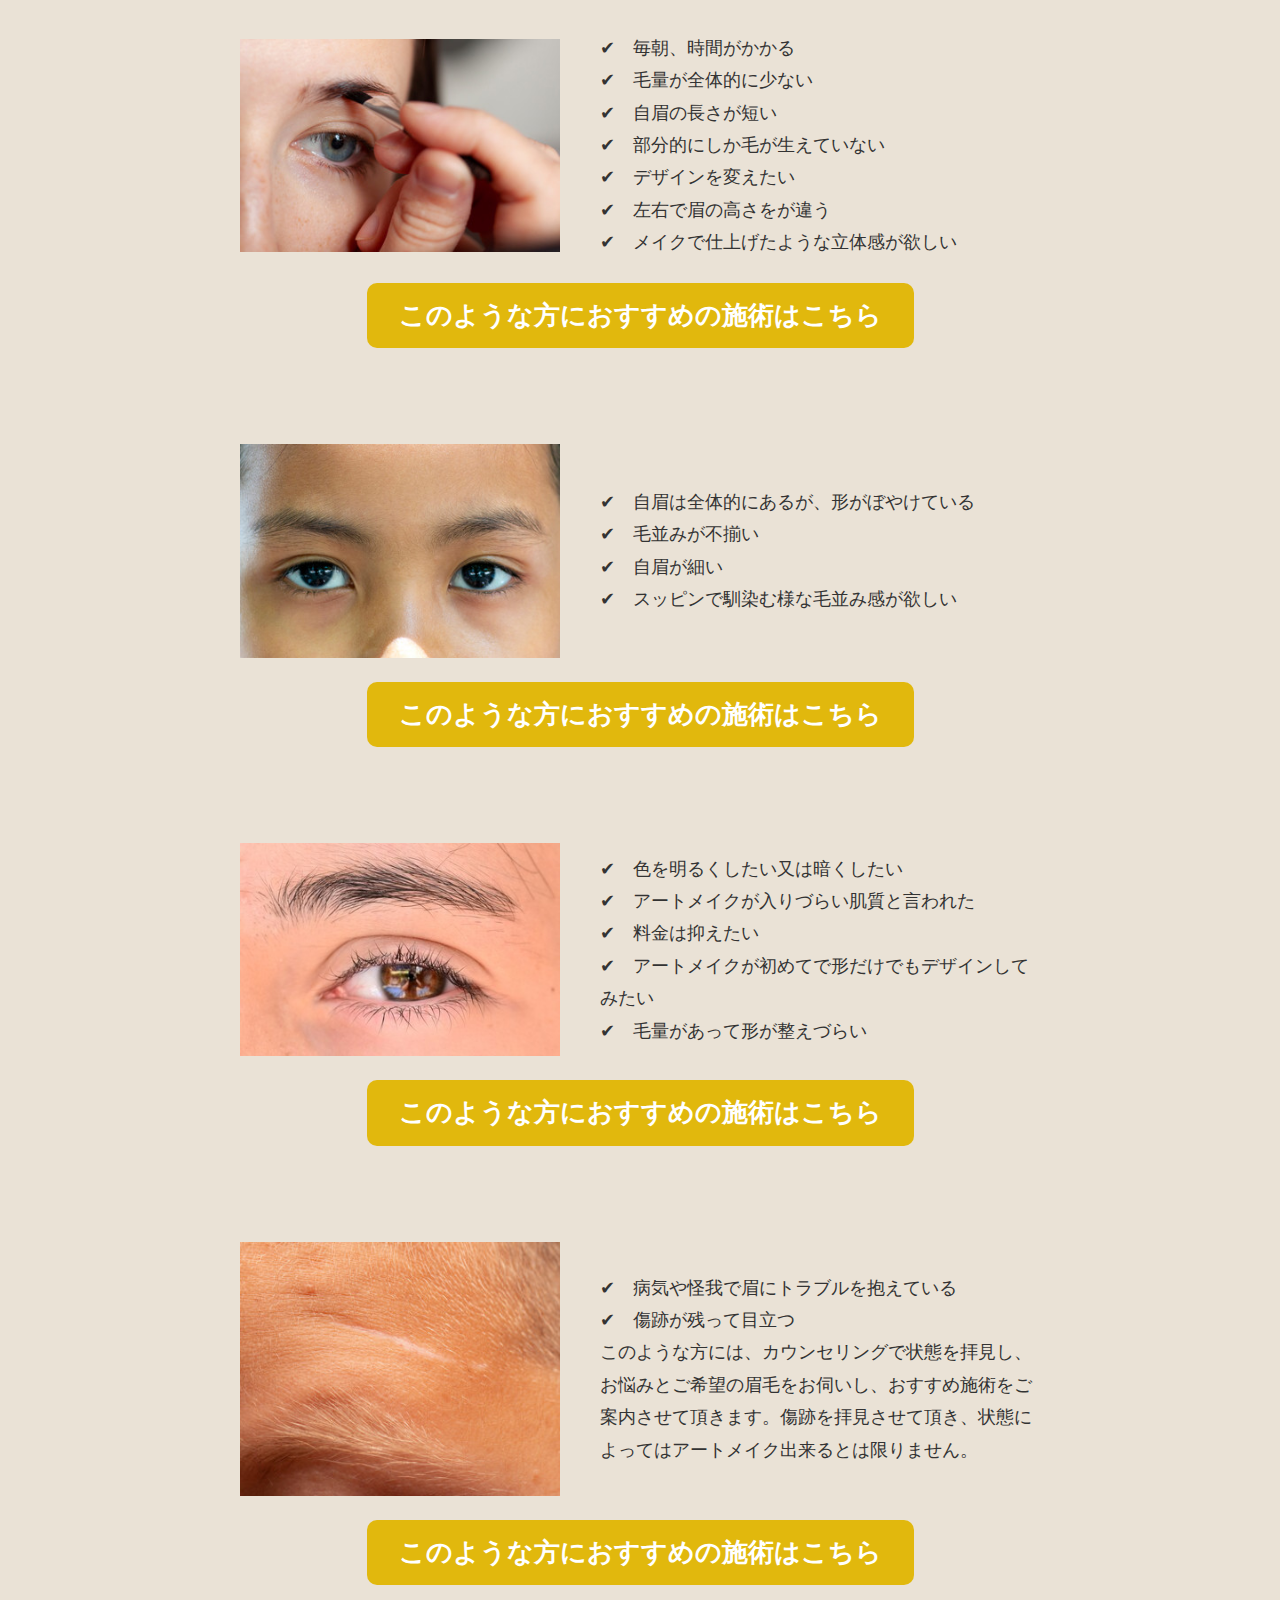
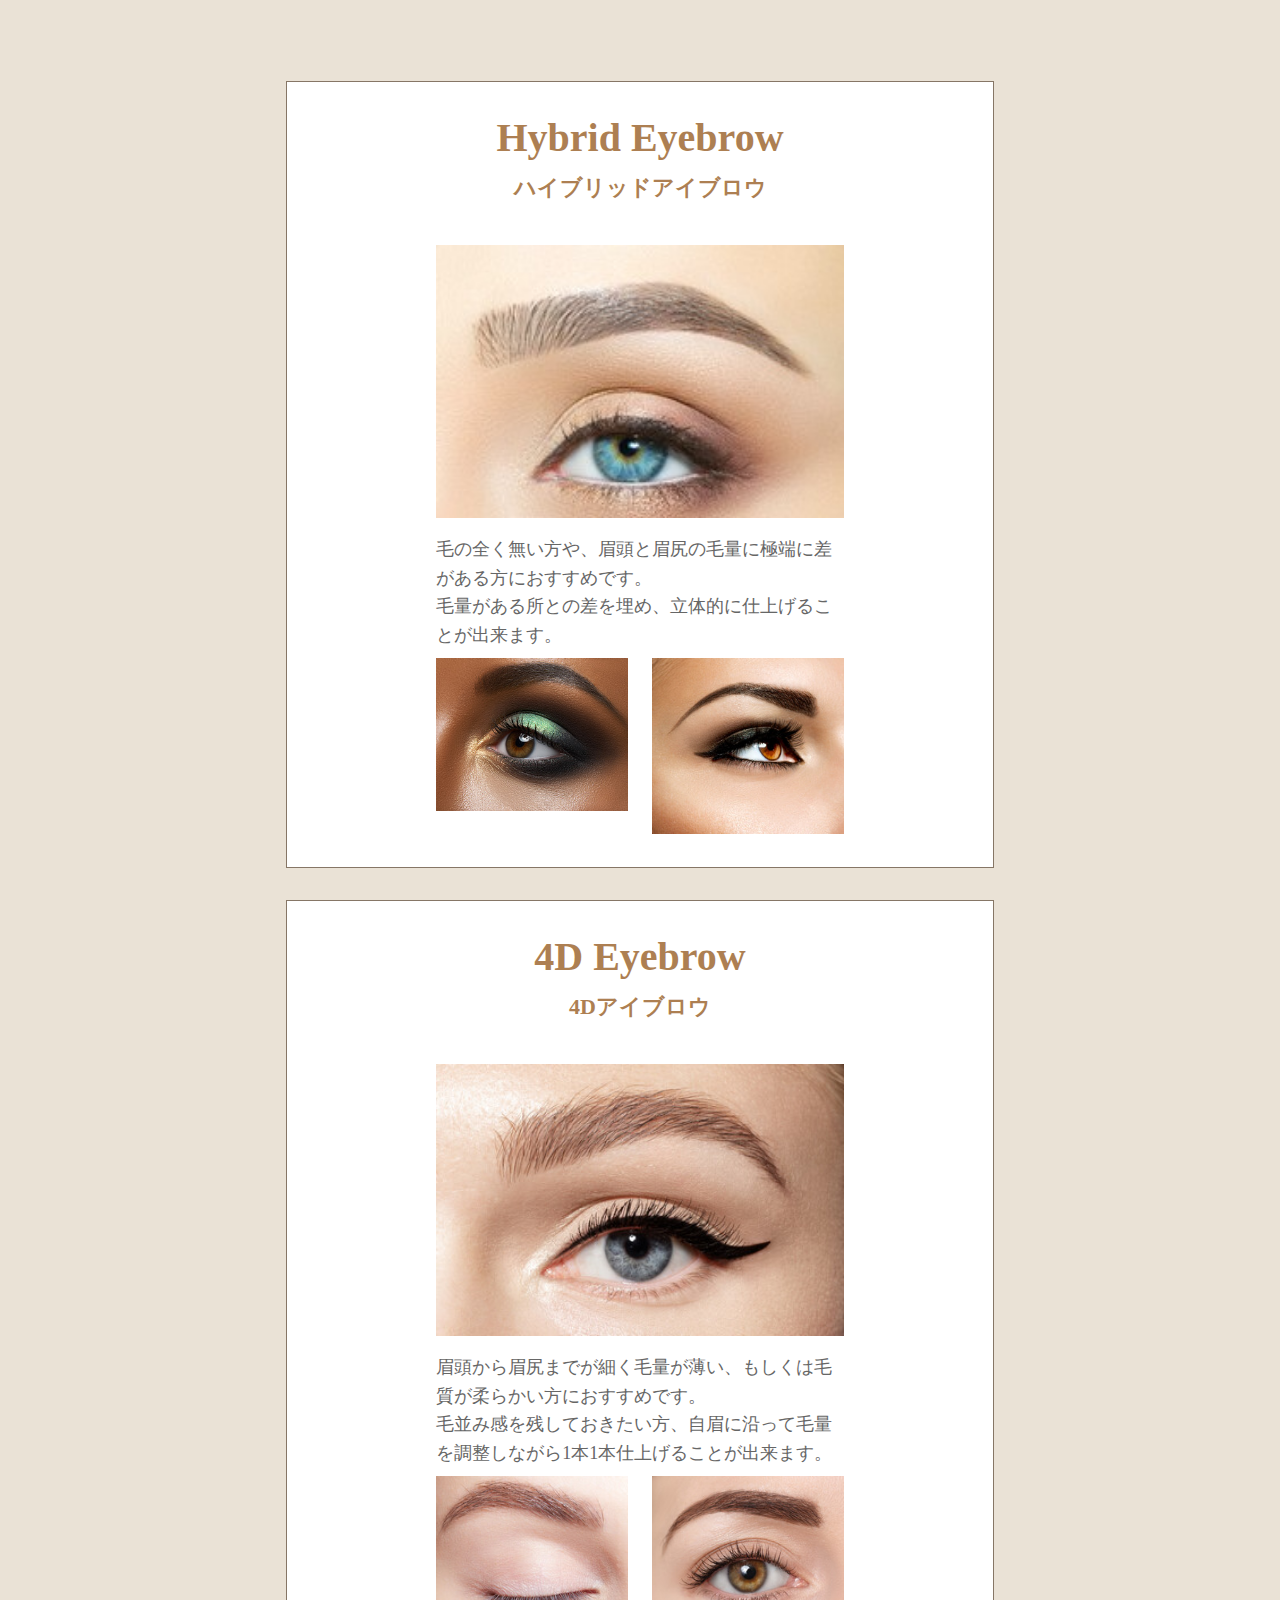
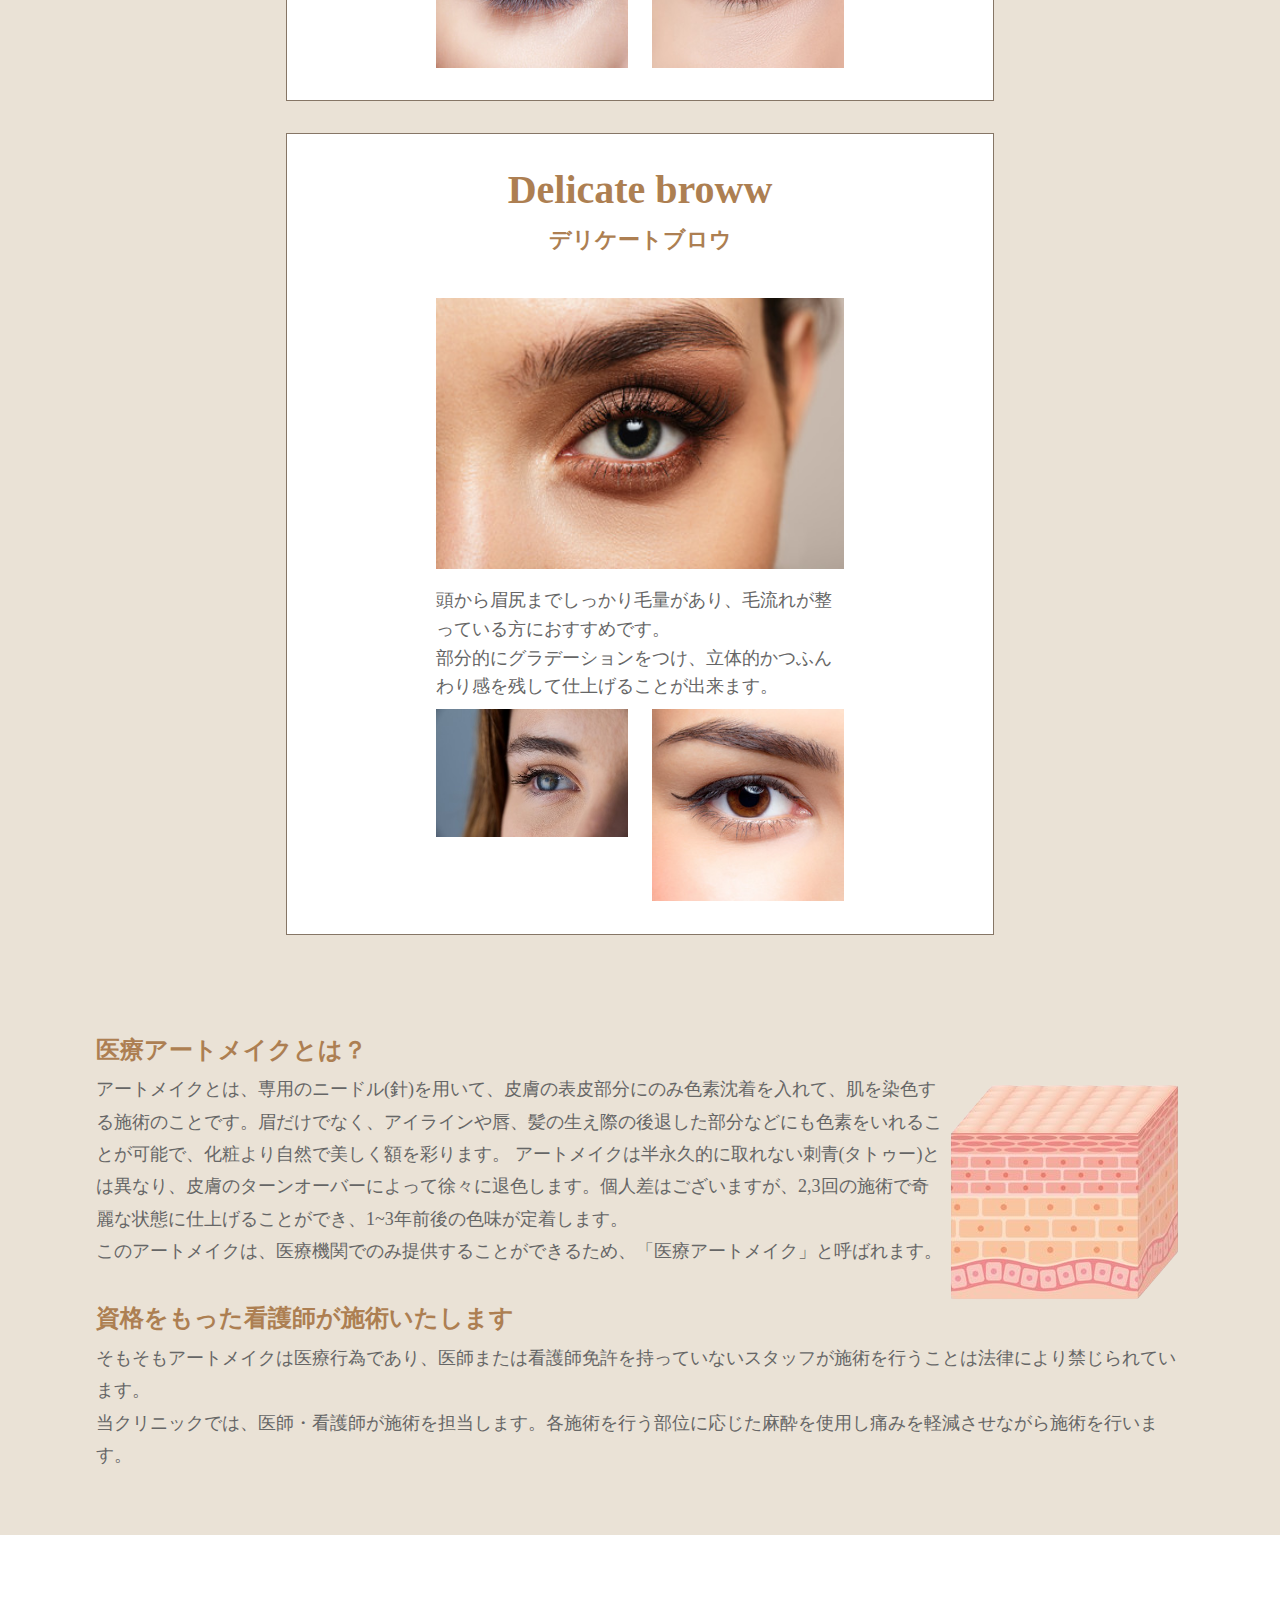
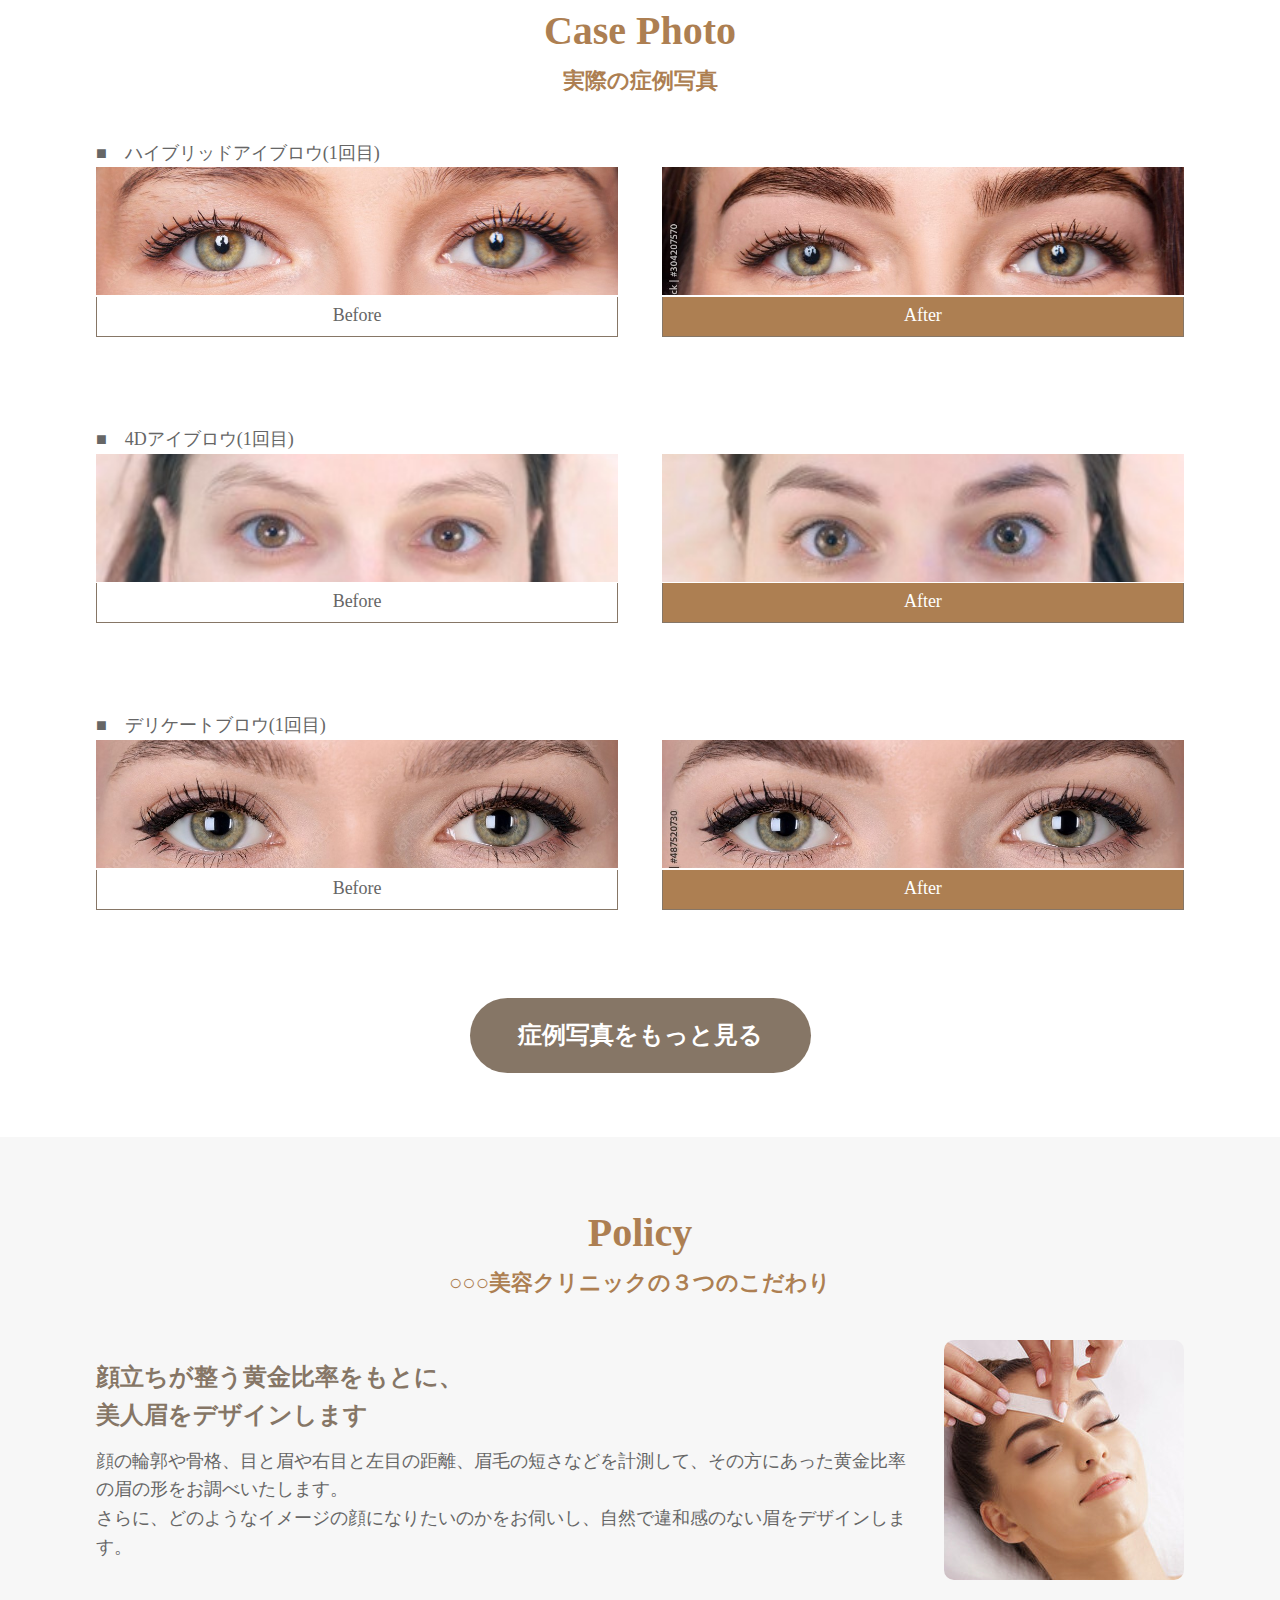
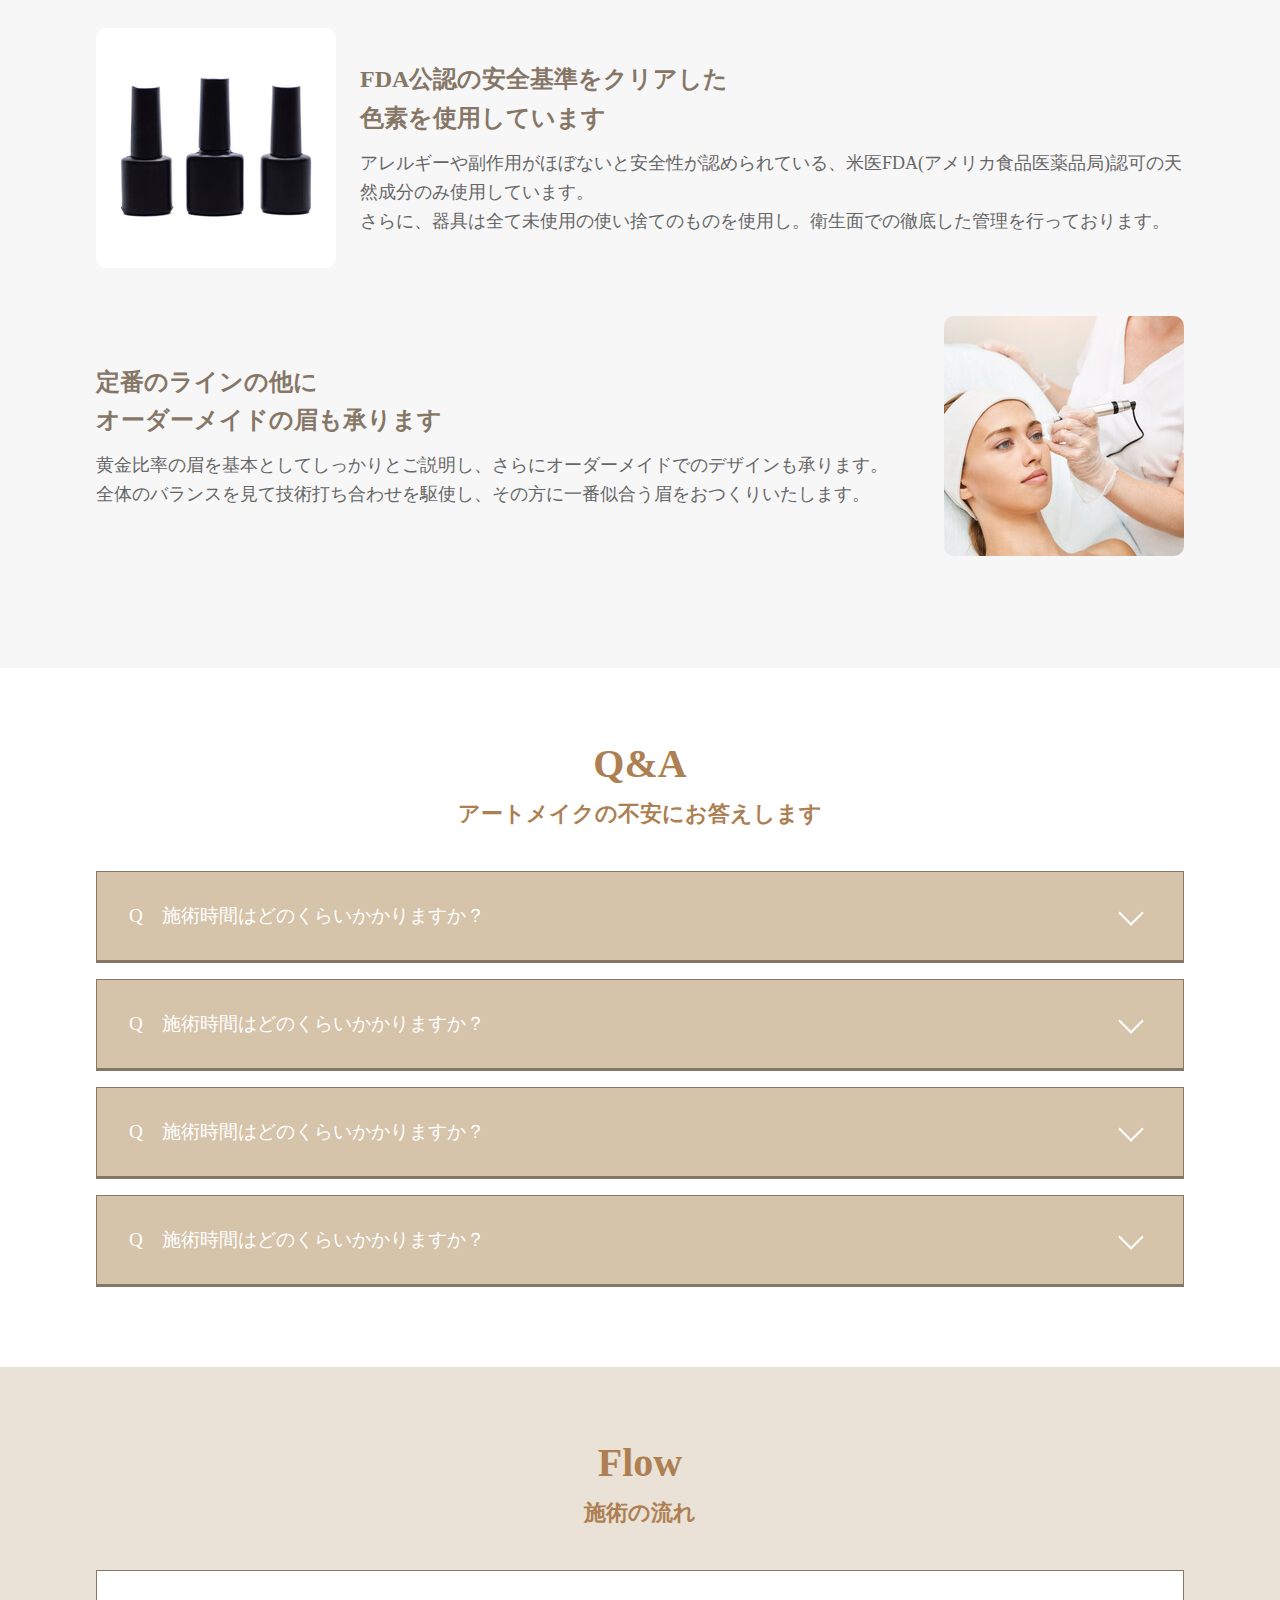
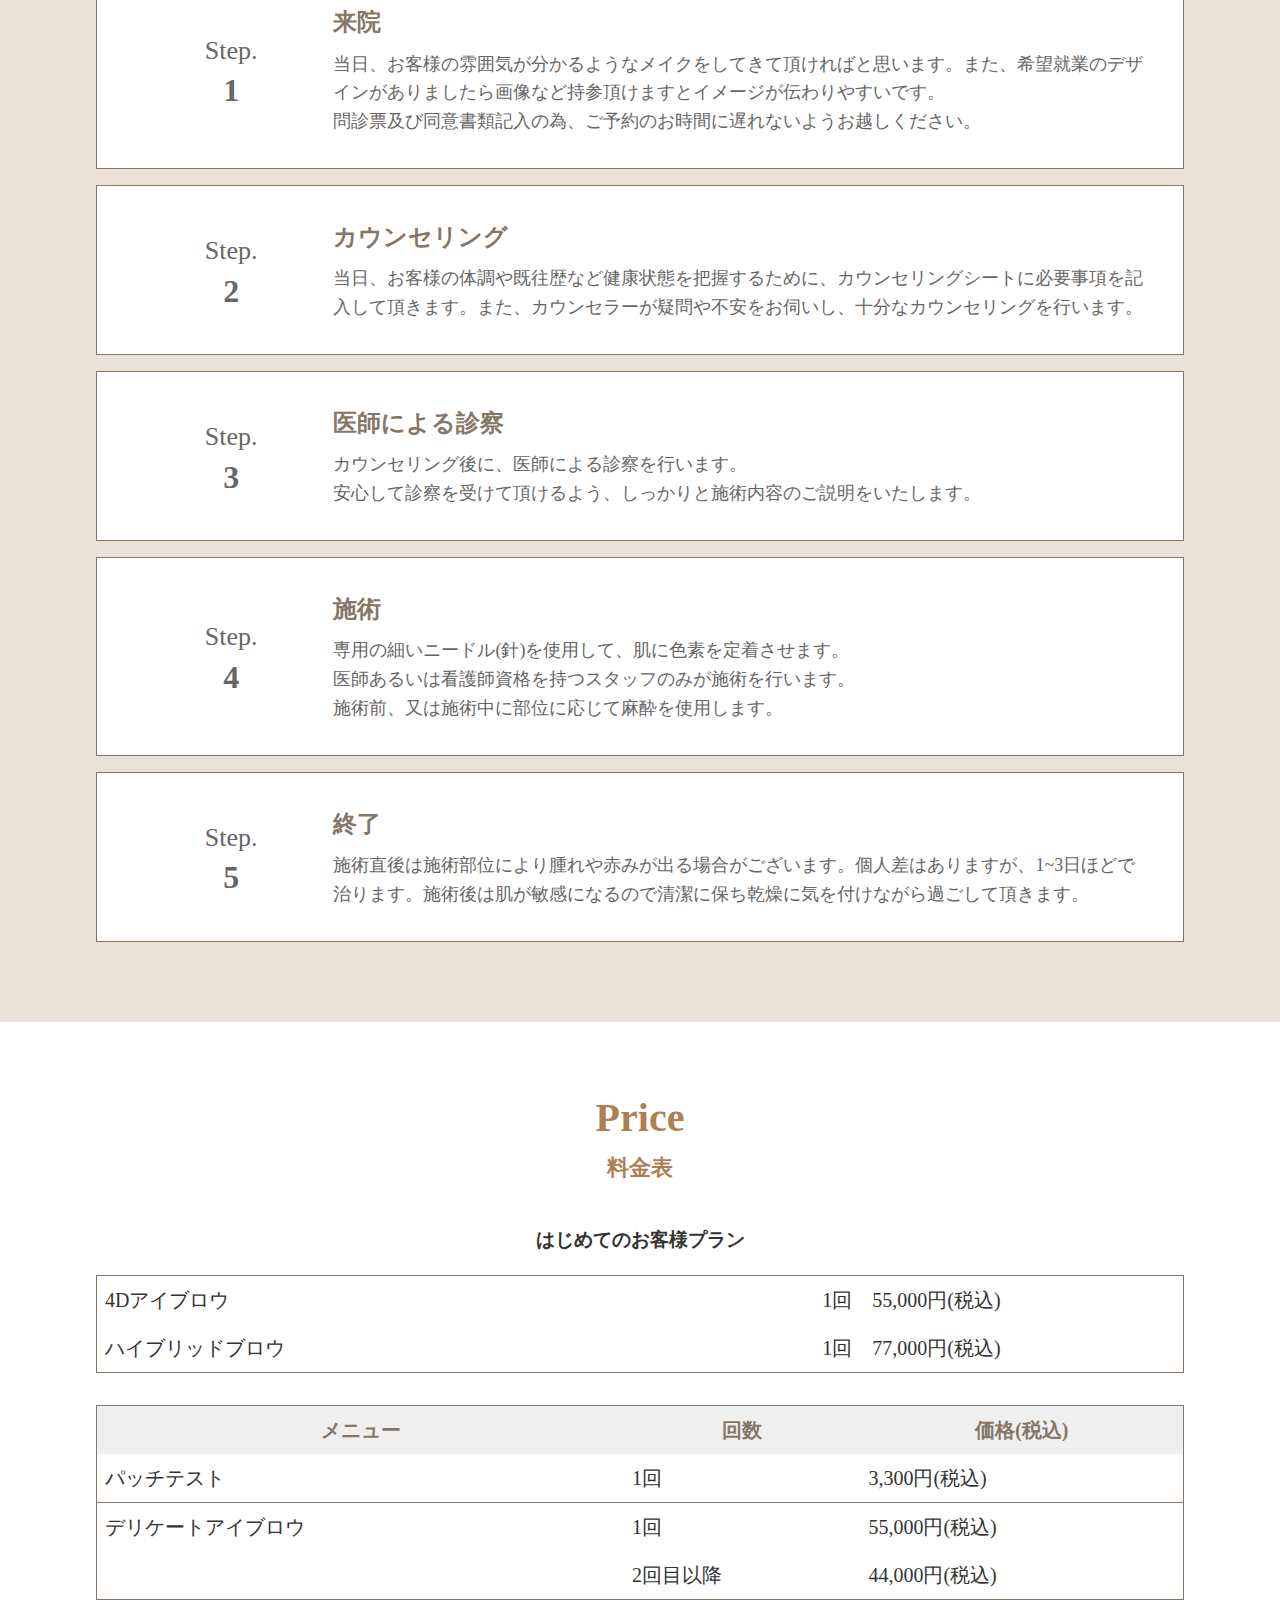
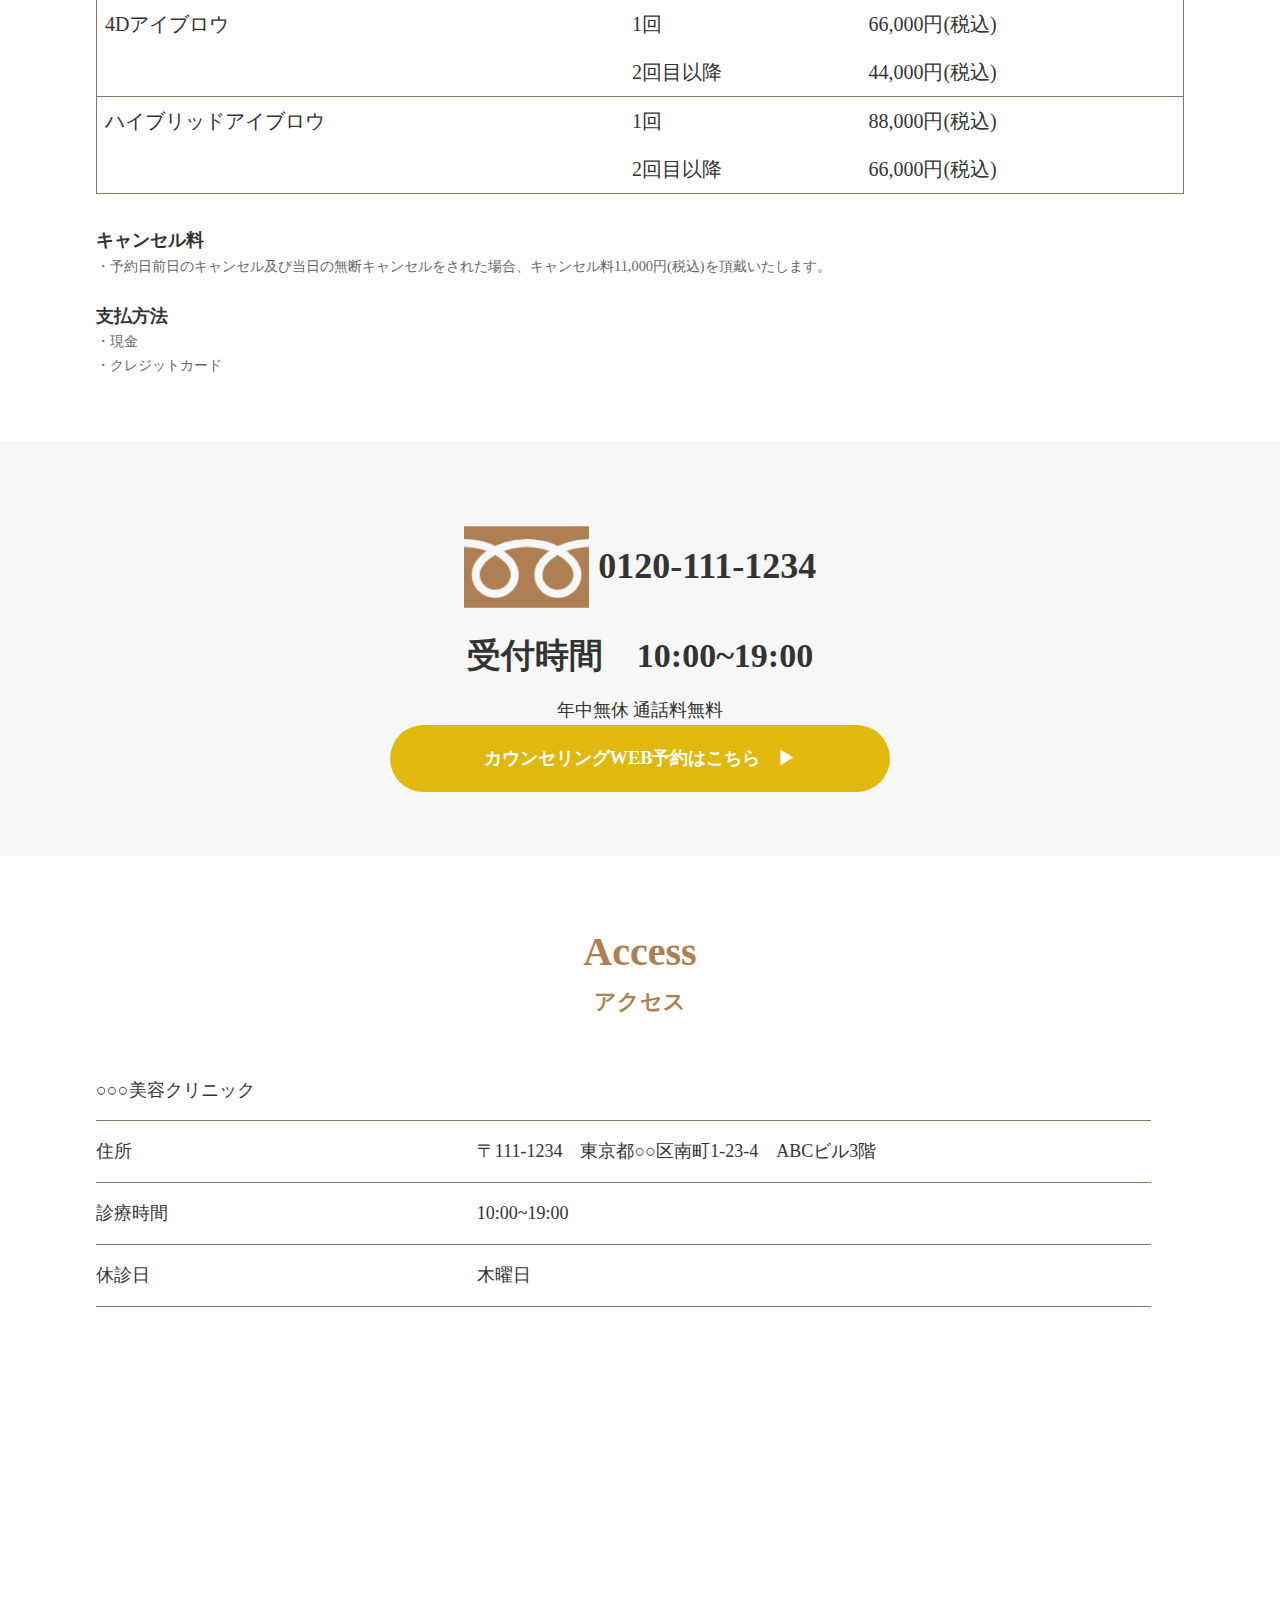
<file: template-index.html>
<!DOCTYPE html>
<html lang="ja">

<head>
  <meta charset="utf-8" />
  <title>○○○美容クリニック</title>
  <meta name="description" content="テキストテキストテキストテキストテキストテキストテキストテキスト" />
  <meta name="viewport" content="width=device-width, initial-scale=1" />
  <link rel="icon" href="./img/icon.png" />
  <link rel="stylesheet" href="./css/reset.css" />
  <link rel="stylesheet" href="./css/style.css" />
</head>

<body>
  <header>
    <div class="header_container">
      <div class="header_namecontainer">
        <img src="./img/icon.png">
        <h5 class="clinicname">○○○美容クリニック</h5>
      </div>
      <div class="header_button">
        <a href="">
          <h6 class="header_botton_content">WEB予約</h6>
        </a>
        <a href="">
          <h6 class="header_botton_content">お問い合わせ</h6>
        </a>
      </div>
    </div>
    <nav class="header-wrap__nav">
      <ul class="header-wrap__nav__list">
        <li class="header-wrap__nav__list__item"><a href="#salutation"></a></li>
        <li class="header-wrap__nav__list__item"><a href="#problem"></a></li>
        <li class="header-wrap__nav__list__item"><a href="#about"></a></li>
        <li class="header-wrap__nav__list__item"><a href="#design"></a></li>
        <li class="header-wrap__nav__list__item"><a href="#flowchart"></a></li>
        <li class="header-wrap__nav__list__item"><a href="#expalanation"></a></li>
        <li class="header-wrap__nav__list__item"><a href="#casephoto"></a></li>
        <li class="header-wrap__nav__list__item"><a href="#policy"></a></li>
        <li class="header-wrap__nav__list__item"><a href="#qa"></a></li>
        <li class="header-wrap__nav__list__item"><a href="#flow"></a></li>
        <li class="header-wrap__nav__list__item"><a href="#price"></a></li>
        <li class="header-wrap__nav__list__item"><a href="#contact"></a></li>
        <li class="header-wrap__nav__list__item"><a href="#access"></a></li>
      </ul>
    </nav>
    <div class="h-open">
      <span></span>
      <span></span>
      <span></span>
    </div>
    <nav id="h-nav">
      <div id="h-nav__list">
        <ul>
          <li><a href="#about">About　当クリニックの眉アートメイクについて</a></li>
          <li><a href="#design">Design　選べるデザイン</a></li>
          <li><a href="#flowchart">Flowchart　お悩み別おすすめ施術</a></li>
          <li><a href="#casephoto">Case Photo　実際の症例写真</a></li>
          <li><a href="#policy">Policy　○○○美容クリニックの３つのこだわり</a></li>
          <li><a href="#price">Price 料金表</a></li>
          <li><a href="#contact">Contact　問い合わせ</a></li>
          <li><a href="#access">Access　アクセス</a></li>
        </ul>
      </div>
    </nav>
  </header>
  <main>
    <section id="fv">
      <div class="container">
        <h2>すっぴんでも自信が持てる<br /><span>映える眉</span>に！</h2>
        <h1>医療アートメイク</h1>
        <p>
          まるで自分の眉のように<br />ナチュラルに描かれる医療アートメイク。<br />毎日のメイクが楽になるだけではなく、<br />額のバランスが整い、<br />整形級の効果が期待できます。
        </p>
      </div>
    </section>
    <section id="salutation">
      <div class="container">
        <img src="./img/aisatsu.jpg" />
        <div class="salutation_textbox">
          <h2>顔のバランスは<br />”眉毛”で決まります！</h2>
          <p class="salutation_textbox_text">
            美しく顔を彩るメイクでは、目や鼻などのパーツが重要視されがちですが、実は眉毛をバランス良く仕上げるので、顔立ちを整えることができるのです。
          </p>
          <p class="salutation_name">○○○美容クリニック</p>
          <p class="salutation_name">山田花子</p>
        </div>
      </div>
    </section>
    <section id="problem">
      <div class="container">
        <h2>でも、自分で眉を描くと…</h2>
        <div class="problem_box">
          <ul>
            <li>✔　毎朝、時間がかかる</li>
            <li>✔　ラインが上手く決まらない</li>
            <li>✔　左右のバランスがおかしくなる</li>
            <li>✔　すっぴんに自信がない</li>
            <li>✔　汗で眉がなくなるのが不安</li>
          </ul>
          <img src="./img/kadai-1 1.png" />
        </div>
      </div>
    </section>
    <section id="about">
      <div class="container">
        <h4>医療アートメイクでつくる<br />”美人眉”がおすすめです！</h4>
        <h2 class="heading">About</h2>
        <h3 class="heading_text">当クリニックの眉アートメイクについて</h3>
        <div class="about_box">
          <div class="about_box_outline">
            <p><span>Merit</span><br />01</p>
            <h6>骨格や顔立ちを計算した整形級の美人眉！</h6>
          </div>
          <div class="about_box_inner">
            <img src="./img/about-1.jpg" />
            <p>
              当クリニックでは、ご自分の顔の骨格や筋肉などを考慮した黄金比率に基づき、眉の形をデザインします。さらにフェミニンな顔立ちに見せたい、キリッとしたハンサム眉になりだいなど、ご本人のご希望に沿った眉毛の形をご提案します。
            </p>
          </div>
        </div>
        <div class="about_box">
          <div class="about_box_outline">
            <p><span>Merit</span><br />02</p>
            <h6>立体的で自然発生な眉で毎日メイク上手に！</h6>
          </div>
          <div class="about_box_inner about_box_inner_reverse">
            <p>
              塗りつぶしたような不自然なアートメイクは、もう過去の話。毛の流れを1本1本精密に再現した高レベルで自然な眉は、周囲の人にはアートメイクだと分からない仕上がり。毎朝の簡単なお手入れで、誰でもしっかりと眉が決まります。当クリニックでは、4Dアイブロウ、ハイブリッドアイブロウ、デリケートブロウの3種類のテクニックがあります。
            </p>
            <img src="./img/about-2.jpg" />
          </div>
        </div>
        <div class="about_box">
          <div class="about_box_outline">
            <p><span>Merit</span><br />03</p>
            <h6>汗やクレンジングで落ちないから不安解消！</h6>
          </div>
          <div class="about_box_inner">
            <img src="./img/about-3.jpg" />
            <p>
              急なお泊まりや、温泉、スポーツクラブなどで、素顔になるのがイヤというお悩みを解消します。汗やお湯などで眉がなくならないため、素顔でも常に美しい眉をキープします。
            </p>
          </div>
        </div>
    </section>
    <section id="design">
      <div class="container">
        <h2 class="heading">Design</h2>
        <h3 class="heading_text">選べるデザイン</h3>
        <ul>
          <li>
            <a href="#"><img src="./img/design-1.jpg" /></a>
            <h4>ナチュラル眉</h4>
            <p>
              もともとの自眉を生かした自然な眉のラインを再現したデザインで、女性らしい清楚な印象を与えます。
            </p>
          </li>
          <li>
            <a href="#"><img src="./img/design-2.jpg" /></a>
            <h4>アーチ眉</h4>
            <p>
              愛らしくフェミニンな印象を与えます。眉山は黒目の中心で目尻は長めです。眉の太さは短くも太くもできます。
            </p>
          </li>
          <li>
            <a href="#"><img src="./img/design-3.jpg" /></a>
            <h4>ストレート眉</h4>
            <p>
              眉の高さが目に近く、凛々しい・幼い印象を与えます。眉山の高さを整えて、小顔効果も同時に得られます。
            </p>
          </li>
          <li>
            <a href="#"><img src="./img/design-4.jpg" /></a>
            <h4>ハンサム眉</h4>
            <p>
              キリッとクールな印象を与えます。眉山は黒目の外側に高めにデザインし、眉尻はやや短めです。
            </p>
          </li>
        </ul>
        <p class="design_comment">その他、完全オーダーメイドの眉もアートメイク可能です。</p>
      </div>
    </section>
    <section id="flowchart">
      <div class="container">
        <h2 class="heading">Flowchart</h2>
        <h3 class="heading_text">お悩み別おすすめ施術</h3>
        <div class="flowchart_recommendation">
          <ul class="flowchart_recommendation_1">
            <li class="flowchart_recommendation_item1">メイクを<br />楽にしたい</li>
          </ul>
          <ul class="flowchart_recommendation_2">
            <li class="flowchart_recommendation_item2">スッピンを<br />キレイに見せたい</li>
            <li class="flowchart_recommendation_item3">汗をかいて眉毛が<br />消えてしまう</li>
          </ul>
        </div>
        <p class="flowchart_comment">アートメイクをする上でお悩みがあるかと思います。</p>
        <p class="flowchart_comment">お悩み別に分けておすすめの施術をご紹介します。</p>
        <div class="flowchart_box">
          <div class="flowchart_box_inner">
            <img src="./img/flowchart-1.jpg" />
            <ul class="flowchart_box_inner_text">
              <li>✔　毎朝、時間がかかる</li>
              <li>✔　毛量が全体的に少ない</li>
              <li>✔　自眉の長さが短い</li>
              <li>✔　部分的にしか毛が生えていない</li>
              <li>✔　デザインを変えたい</li>
              <li>✔　左右で眉の高さをが違う</li>
              <li>✔　メイクで仕上げたような立体感が欲しい</li>
            </ul>
          </div>
          <a href="" class="flowchart_button">
            <h4>このような方に<br class="tbsp-only">おすすめの施術はこちら</h4>
          </a>
        </div>
        <div class="flowchart_box">
          <div class="flowchart_box_inner">
            <img src="./img/flowchart-2.jpg" />
            <ul class="flowchart_box_inner_text">
              <li>✔　自眉は全体的にあるが、形がぼやけている</li>
              <li>✔　毛並みが不揃い</li>
              <li>✔　自眉が細い</li>
              <li>✔　スッピンで馴染む様な毛並み感が欲しい</li>
            </ul>
          </div>
          <a href="" class="flowchart_button">
            <h4>このような方に<br class="tbsp-only">おすすめの施術はこちら</h4>
          </a>
        </div>
        <div class="flowchart_box">
          <div class="flowchart_box_inner">
            <img src="./img/flowchart-3.jpg" />
            <ul class="flowchart_box_inner_text">
              <li>✔　色を明るくしたい又は暗くしたい</li>
              <li>✔　アートメイクが入りづらい肌質と言われた</li>
              <li>✔　料金は抑えたい</li>
              <li>✔　アートメイクが初めてで形だけでもデザインしてみたい</li>
              <li>✔　毛量があって形が整えづらい</li>
            </ul>
          </div>
          <a href="" class="flowchart_button">
            <h4>このような方に<br class="tbsp-only">おすすめの施術はこちら</h4>
          </a>
        </div>
        <div class="flowchart_box">
          <div class="flowchart_box_inner">
            <img src="./img/flowchart-4.jpg" />
            <ul class="flowchart_box_inner_text">
              <li>✔　病気や怪我で眉にトラブルを抱えている</li>
              <li>✔　傷跡が残って目立つ</li>
              <li class="flowchart_box_inner_text_caution">
                このような方には、カウンセリングで状態を拝見し、お悩みとご希望の眉毛をお伺いし、おすすめ施術をご案内させて頂きます。傷跡を拝見させて頂き、状態によってはアートメイク出来るとは限りません。
              </li>
            </ul>
          </div>
          <a href="" class="flowchart_button">
            <h4>このような方に<br class="tbsp-only">おすすめの施術はこちら</h4>
          </a>
        </div>
        <div class="flowchart_menu">
          <div class="flowchart_menu_box">
            <h3 class="heading">Hybrid Eyebrow</h3>
            <h3 class="heading_text">ハイブリッドアイブロウ</h3>
            <img src="./img/HybridEyebrow-1.jpg" class="flowchart_menu_box_mainimg">
            <p>毛の全く無い方や、眉頭と眉尻の毛量に極端に差がある方におすすめです。<br>毛量がある所との差を埋め、立体的に仕上げることが出来ます。</p>
            <ul>
              <li><img src="./img/HybridEyebrow-2.jpg" class="flowchart_menu_box_subimg"></li>
              <li><img src="./img/HyebridEyebrow-3.jpg" class="flowchart_menu_box_subimg"></li>
            </ul>
          </div>
          <div class="flowchart_menu_box">
            <h3 class="heading">4D Eyebrow</h3>
            <h3 class="heading_text">4Dアイブロウ</h3>
            <img src="./img/4DEyebrow-1.jpg" class="flowchart_menu_box_mainimg">
            <p>眉頭から眉尻までが細く毛量が薄い、もしくは毛質が柔らかい方におすすめです。<br>毛並み感を残しておきたい方、自眉に沿って毛量を調整しながら1本1本仕上げることが出来ます。</p>
            <ul>
              <li><img src="./img/4DEyebrow-2.jpg" class="flowchart_menu_box_subimg"></li>
              <li><img src="./img/4DEyebrow-3.jpg" class="flowchart_menu_box_subimg"></li>
            </ul>
          </div>
          <div class="flowchart_menu_box">
            <h3 class="heading">Delicate broww</h3>
            <h3 class="heading_text">デリケートブロウ</h3>
            <img src="./img/Deicatebrow-1.jpg" class="flowchart_menu_box_mainimg">
            <p>頭から眉尻までしっかり毛量があり、毛流れが整っている方におすすめです。<br>部分的にグラデーションをつけ、立体的かつふんわり感を残して仕上げることが出来ます。</p>
            <ul>
              <li><img src="./img/delicatebrow-2.jpg" class="flowchart_menu_box_subimg"></li>
              <li><img src="./img/delicatebrow-3.jpg" class="flowchart_menu_box_subimg"></li>
            </ul>
          </div>
        </div>
      </div>
    </section>
    <section id="expalanation">
      <div class="container">
        <div class="expalanation_sub">
          <h3>医療アートメイクとは？</h3>
          <figure><img src="./img/artmake-explanation-2.png"></figure>
          <p>
            アートメイクとは、専用のニードル(針)を用いて、皮膚の表皮部分にのみ色素沈着を入れて、肌を染色する施術のことです。眉だけでなく、アイラインや唇、髪の生え際の後退した部分などにも色素をいれることが可能で、化粧より自然で美しく額を彩ります。
            アートメイクは半永久的に取れない刺青(タトゥー)とは異なり、皮膚のターンオーバーによって徐々に退色します。個人差はございますが、2,3回の施術で奇麗な状態に仕上げることができ、1~3年前後の色味が定着します。<br>このアートメイクは、医療機関でのみ提供することができるため、「医療アートメイク」と呼ばれます。
          </p>
          <h3>資格をもった看護師が施術いたします</h3>
          <p>そもそもアートメイクは医療行為であり、医師または看護師免許を持っていないスタッフが施術を行うことは法律により禁じられています。<br>
            当クリニックでは、医師・看護師が施術を担当します。各施術を行う部位に応じた麻酔を使用し痛みを軽減させながら施術を行います。</p>
        </div>
      </div>
    </section>
    <section id="casephoto">
      <div class="container">
        <h2 class="heading">Case Photo</h2>
        <h3 class="heading_text">実際の症例写真</h3>
        <p class="casephoto_item">■　ハイブリッドアイブロウ(1回目)</p>
        <div class="casephoto_box">
          <div class="casephoto_box_before">
            <img src="./img/casephoto-1-before.jpg">
            <p>Before</p>
          </div>
          <div class="casephoto_box_after">
            <img src="./img/casephoto-1 -after.jpg">
            <p>After</p>
          </div>
        </div>
        <p class="casephoto_item">■　4Dアイブロウ(1回目)</p>
        <div class="casephoto_box">
          <div class="casephoto_box_before">
            <img src="./img/casephoto-2 -before.jpg">
            <p>Before</p>
          </div>
          <div class="casephoto_box_after">
            <img src="./img/casephoto-2 -after.jpg">
            <p>After</p>
          </div>
        </div>
        <p class="casephoto_item">■　デリケートブロウ(1回目)</p>
        <div class="casephoto_box">
          <div class="casephoto_box_before">
            <img src="./img/casephoto-3-before.jpg">
            <p>Before</p>
          </div>
          <div class="casephoto_box_after">
            <img src="./img/casephoto-3-after.jpg">
            <p>After</p>
          </div>
        </div>
        <a href="">
          <h6 class="casephoto_button">症例写真をもっと見る</h6>
        </a>
      </div>
    </section>
    <section id="policy">
      <div class="container">
        <h2 class="heading">Policy</h2>
        <h3 class="heading_text">○○○美容クリニックの３つのこだわり</h3>
        <div class="policy_box">
          <div class="policy_box_textblock">
            <h4>顔立ちが整う黄金比率をもとに、<br>美人眉をデザインします</h4>
            <p>顔の輪郭や骨格、目と眉や右目と左目の距離、眉毛の短さなどを計測して、その方にあった黄金比率の眉の形をお調べいたします。<br>
              さらに、どのようなイメージの顔になりたいのかをお伺いし、自然で違和感のない眉をデザインします。</p>
          </div>
          <img src="./img/policy-1.jpg">
        </div>
        <div class="policy_box policy_box_reverse">
          <img src="./img/policy-2.jpg">
          <div class="policy_box_textblock">
            <h4>FDA公認の安全基準をクリアした<br>色素を使用しています</h4>
            <p>アレルギーや副作用がほぼないと安全性が認められている、米医FDA(アメリカ食品医薬品局)認可の天然成分のみ使用しています。<br>
              さらに、器具は全て未使用の使い捨てのものを使用し。衛生面での徹底した管理を行っております。</p>
          </div>
        </div>
        <div class="policy_box">
          <div class="policy_box_textblock">
            <h4>定番のラインの他に<br>オーダーメイドの眉も承ります</h4>
            <p>黄金比率の眉を基本としてしっかりとご説明し、さらにオーダーメイドでのデザインも承ります。<br>全体のバランスを見て技術打ち合わせを駆使し、その方に一番似合う眉をおつくりいたします。</p>
          </div>
          <img src="./img/policy-3.jpg">
        </div>
      </div>
    </section>
    <section id="qa">
      <div class="container">
        <h2 class="heading">Q&A</h2>
        <h3 class="heading_text">アートメイクの不安にお答えします</h3>
        <input id="block-01" type="checkbox" class="toggle">
        <label class="Label" for="block-01"> Q　施術時間はどのくらいかかりますか？</label>
        <div class="content">
          <p>施術のお時間は以下を参考にしてください。<br>・メニューや眉毛の状態にもよりますが、カウンセリングを含みアートメイクの施術で約3時間のお時間を頂きます。
            ※お時間は前後することがございますのでご了承ください。<br>・2回目以降の方は初回の施術時間より30分ほど短く終わります。
          </p>
        </div>
        <input id="block-02" type="checkbox" class="toggle">
        <label class="Label" for="block-02"> Q　施術時間はどのくらいかかりますか？</label>
        <div class="content">
          <p>質問に関する回答を表示します。
          </p>
        </div>
        <input id="block-03" type="checkbox" class="toggle">
        <label class="Label" for="block-03"> Q　施術時間はどのくらいかかりますか？</label>
        <div class="content">
          <p>質問に関する回答を表示します。
          </p>
        </div>
        <input id="block-04" type="checkbox" class="toggle">
        <label class="Label" for="block-04"> Q　施術時間はどのくらいかかりますか？</label>
        <div class="content">
          <p>質問に関する回答を表示します。
          </p>
        </div>
      </div>
    </section>
    <section id="flow">
      <div class="container">
        <h2 class="heading">Flow</h2>
        <h3 class="heading_text">施術の流れ</h3>
        <div class="flow_box">
          <div class="flow_box_step">
            <p>Step. <span>1</span></p>
          </div>
          <div class="flow_box_textblock">
            <h6>来院</h6>
            <p>当日、お客様の雰囲気が分かるようなメイクをしてきて頂ければと思います。また、希望就業のデザインがありましたら画像など持参頂けますとイメージが伝わりやすいです。
              <br>問診票及び同意書類記入の為、ご予約のお時間に遅れないようお越しください。
            </p>
          </div>
        </div>
        <div class="flow_box">
          <div class="flow_box_step">
            <p>Step. <span>2</span></p>
          </div>
          <div class="flow_box_textblock">
            <h6>カウンセリング</h6>
            <p>当日、お客様の体調や既往歴など健康状態を把握するために、カウンセリングシートに必要事項を記入して頂きます。また、カウンセラーが疑問や不安をお伺いし、十分なカウンセリングを行います。</p>
          </div>
        </div>
        <div class="flow_box">
          <div class="flow_box_step">
            <p>Step. <span>3</span></p>
          </div>
          <div class="flow_box_textblock">
            <h6>医師による診察</h6>
            <p>カウンセリング後に、医師による診察を行います。<br>安心して診察を受けて頂けるよう、しっかりと施術内容のご説明をいたします。
            </p>
          </div>
        </div>
        <div class="flow_box">
          <div class="flow_box_step">
            <p>Step. <span>4</span></p>
          </div>
          <div class="flow_box_textblock">
            <h6>施術</h6>
            <p>専用の細いニードル(針)を使用して、肌に色素を定着させます。<br>医師あるいは看護師資格を持つスタッフのみが施術を行います。<br>施術前、又は施術中に部位に応じて麻酔を使用します。</p>
          </div>
        </div>
        <div class="flow_box">
          <div class="flow_box_step">
            <p>Step. <span>5</span></p>
          </div>
          <div class="flow_box_textblock">
            <h6>終了</h6>
            <p>施術直後は施術部位により腫れや赤みが出る場合がございます。個人差はありますが、1~3日ほどで治ります。施術後は肌が敏感になるので清潔に保ち乾燥に気を付けながら過ごして頂きます。</p>
          </div>
        </div>
      </div>
    </section>
    <section id="price">
      <div class="container">
        <h2 class="heading">Price</h2>
        <h3 class="heading_text">料金表</h3>
        <h4>はじめてのお客様プラン</h4>
        <table class="pricelist-1">
          <tr>
            <td colspan="2">4Dアイブロウ</td>
            <td class="pricelist-1_price">1回　55,000円(税込)</td>
          </tr>
          <tr>
            <td colspan="2">ハイブリッドブロウ</td>
            <td class="pricelist-1_price">1回　77,000円(税込)</td>
          </tr>
        </table>
        <table class="pricelist-2">
          <tr>
            <th class="pricelist-2_item">メニュー</th>
            <th class="pricelist-2_item">回数</th>
            <th class="pricelist-2_item">価格(税込)</th>
          </tr>
          <tr>
            <td class="listappear">パッチテスト</td>
            <td class="listappear">1回</td>
            <td class="listappear">3,300円(税込)</td>
          </tr>
          <tr>
            <td rowspan="2" class="listappear">デリケートアイブロウ</td>
            <td>1回</td>
            <td>55,000円(税込)</td>
          </tr>
          <tr>
            <td class="listappear">2回目以降</td>
            <td class="listappear">44,000円(税込)</td>
          </tr>
          <tr>
            <td rowspan="2" class="listappear">4Dアイブロウ</td>
            <td>1回</td>
            <td>66,000円(税込)</td>
          </tr>
          <tr>
            <td class="listappear">2回目以降</td>
            <td class="listappear">44,000円(税込)</td>
          </tr>
          <tr>
            <td rowspan="2">ハイブリッドアイブロウ</td>
            <td>1回</td>
            <td>88,000円(税込)</td>
          </tr>
          <tr>
            <td>2回目以降</td>
            <td>66,000円(税込)</td>
          </tr>
        </table>
        <div class="price_attention">
          <h7>キャンセル料</h7>
          <p>・予約日前日のキャンセル及び当日の無断キャンセルをされた場合、キャンセル料11,000円(税込)を頂戴いたします。</p>
          <h7 class="price_attention_space">支払方法</h7>
          <p>・現金</p>
          <p>・クレジットカード</p>
        </div>
      </div>
    </section>
    <section id="contact">
      <div class="container">
        <div class="contact_subcontainer">
          <div class="contact_subcontainer_phonenumber">
            <img src="./img/freedial.png">
            <h3 class="phonenumber">0120-111-1234</h3>
          </div>
          <h4>受付時間　10:00~19:00</h4>
          <h7>年中無休</h7>
          <h7>通話料無料</h7>
        </div>
        <a href="">
          <h3 class="contact_button">カウンセリングWEB予約はこちら　▶</h3>
        </a>
      </div>
    </section>
    <section id="access">
      <div class="container">
        <h2 class="heading">Access</h2>
        <h3 class="heading_text">アクセス</h3>
        <dl>
          <dt>○○○美容クリニック</dt>
          <dd></dd>
          <dt>住所</dt>
          <dd>〒111-1234　東京都○○区南町1-23-4　ABCビル3階</dd>
          <dt>診療時間</dt>
          <dd>10:00~19:00</dd>
          <dt>休診日</dt>
          <dd>木曜日</dd>
        </dl>
        <iframe
          src="https://www.google.com/maps/embed?pb=!1m18!1m12!1m3!1d1146.1286365677038!2d139.69885772509022!3d35.658744329385335!2m3!1f0!2f0!3f0!3m2!1i1024!2i768!4f13.1!3m3!1m2!1s0x60188caa6707c341%3A0xe0f267e59f717458!2z5riL6LC344Oe44O844Kv44K344OG44Kj!5e0!3m2!1sja!2sjp!4v1745494073071!5m2!1sja!2sjp"
          width="600" height="450" style="border:0;" allowfullscreen="" loading="lazy"
          referrerpolicy="no-referrer-when-downgrade" class="map"></iframe>
      </div>
    </section>
  </main>
  <footer>
    <p>&copy; 2025 ○○○美容クリニック All rights reserved.</p>
  </footer>
  <script src="https://ajax.googleapis.com/ajax/libs/jquery/3.7.0/jquery.min.js"></script>
  <script type="text/javascript" src="./js/header.js"></script>
</body>


</html>
</file>
<file: css/style.css>
@charset "UTF-8";

body {
  font-family: Noto San JP, system-ui, -apple-system, BlinkMacSystemFont, 'Segoe UI', Roboto, Oxygen, Ubuntu, Cantarell, 'Open Sans', 'Helvetica Neue', sans-serif sans-serif;
  line-height: 1.6;
  margin: 0;
  background-color: #f4f4f4;
  color: #333;
  font-size: 18px;
}

@media screen and (max-width: 768px) {
  body {
    font-size: 14px;
  }
}

@media screen and (max-width: 480px) {
  body {
    font-size: 14px;
  }

  img {
    object-fit: contain;
  }
}

.container {
  width:85%;
  margin: 0 auto;
}

.heading, .heading_text {
  text-align: center;
  color: #AD7F52;
}

.heading {
  font-size: 40px;
}

@media screen and (max-width: 768px) {
  .heading {
    font-size: 26px;
  }
}

.heading_text {
  font-size: 22px;
  margin-bottom: 2.5rem;
}

@media screen and (max-width: 768px) {
  .heading_text {
    font-size: 14px;
    margin-bottom: 2.5rem;
  }
}

img {
  object-fit: cover;
}

p {
  color: #666666;
}

a {
  text-decoration: none;
  transition: all 0.3s ease;
}

a:hover {
  opacity: 0.75;
}

#salutation, #problem, #about, #design, #flowchart, #expalanation, #casephoto, #policy, #qa, #flow, #price, #contact, #access {
  padding: 4rem 0;
}


/* ヘッダー */
header {
  width: 100%;
  height: 6rem;
  background-color: #ffffff;
  color: #AD7F52;
  /* padding: 0.5rem 0 0.25rem 2rem; */
  display: flex;
  position: fixed;
  z-index:900;
}

@media screen and (max-width: 1024px) {
header {
  height: 4.5rem;
}
}

@media screen and (max-width: 768px) {
  header {
    height: 4rem;
    font-size: 14px;
  }
}

@media screen and (max-width: 480px) {
  header {
    height: 4rem;
    padding: 0 0 0 0.5rem;
    font-size: 4vw;
  }
}

header img {
  max-width: 14%;
  display: inline-block;
}

.clinicname {
  font-size: 1.4rem;
}


@media screen and (max-width: 480px) {
  .clinicname {
    font-size: 1.0rem;
  }
}

.header_container, .header_namecontainer, .header_button {
  display: flex;
  align-items: center;
}

.header_container {
  width: 100%;
  justify-content: space-between;
}

.header_namecontainer {
  width: 55%;
}

@media screen and (max-width: 768px) {
  .header_namecontainer {
    width: 100%;
  }
}

.header_button {
  max-width: 30rem;
  justify-content: space-around;
}

.header_botton_content {
  margin: 0 0.5rem;
  padding: 0.5rem 1rem;
  background-color: #D5C3AA;
  color: #ffffff;
  border-radius: 20px;
  font-size: 20px;
  font-weight: bold;
}

@media screen and (max-width: 1024px) {
  .header_botton_content {
    padding: 0.5rem ;
  }
} 

@media screen and (max-width: 768px) {
  .header_botton_content {
    display: none;
  }
}

@media screen and (max-width: 480px) {
  .header_botton_content {
    display: none;
  }
}

header h1 {
  margin: 0;
}

.header-wrap__nav {
  margin-right: 130px;
}

.header-wrap__nav__list {
  display: flex;
  justify-content: space-evenly;
  align-items: center;
}

/* ヘッダー　ハンバーガーメニュー */
.h-open {
  position: absolute;
  z-index: 9999;
  top: 0;
  right: 0;
  cursor: pointer;
  aspect-ratio:1/1;
  width: 6rem;
  height: auto;
  /* height:6rem; */
  background-color: #867666;
  text-align: center;
}

@media screen and (max-width: 1024px) {
  .h-open {
    width: 4.5rem;
  }
}

@media screen and (max-width: 768px) {
  .h-open {
    width: 4rem;
    height: 4rem;
  }
}

.h-open span {
  display: inline-block;
  transition: all 0.4s;
  position: absolute;
  left: 26%;
  height: 0.2rem;
  border-radius: 2px;
  background-color: #fff;
  width: 50%;
}

@media screen and (max-width: 768px) {
  .h-open span {
    left:28%;
    height: 2.5px;
    border-radius: 2px;
  }
}

@media screen and (max-width: 480px) {
  .h-open span {
    left:22%;
  }
}

.h-open span:nth-of-type(1) {
  top: 28%;
}

.h-open span:nth-of-type(2) {
  top: 50%;
}

.h-open span:nth-of-type(3) {
  top: 72%;
}

/* @media screen and (max-width: 768px) {
  .h-open span:nth-of-type(1) {
    top: ;
  }

  .h-open span:nth-of-type(2) {
    top: 2rem;
  }


  .h-open span:nth-of-type(3) {
    top: 3rem;
  }
} */

/* @media screen and (max-width: 480px) {
  .h-open span {
    left: 16px;
    height: 2.5px;
    border-radius: 2px;
  }

  .h-open span:nth-of-type(1) {
    top: 17px;
  }

  .h-open span:nth-of-type(2) {
    top: 28px;
  }

  .h-open span:nth-of-type(3) {
    top: 39px;
  }
} */

.h-open.active span:nth-of-type(1) {
  left: 24px; 
  top: 40px;
  left: 24px;
  transform: translateY(6px) rotate(-45deg);
  width: 50%;
}

.h-open.active span:nth-of-type(2) {
  opacity: 0;
}

.h-open.active span:nth-of-type(3) {
  /* top: 60px;
  left: 24px; */
  top: 52px;
  left: 24px;
  transform: translateY(-6px) rotate(45deg);
  width: 50%;
}

@media screen and (max-width: 768px) {
  .h-open.active span:nth-of-type(1) {
    top: 40%;
    left: 27.5%;
    transform: translateY(6px) rotate(-45deg);
    width: 50%;
  }

  .h-open.active span:nth-of-type(3) {
    top: 58%;
    left: 27.5%;
    transform: translateY(-6px) rotate(45deg);
    width: 50%;
  }
}

@media screen and (max-width: 480px) {
  .h-open.active span:nth-of-type(1) {
    left: 21%;
  }

  .h-open.active span:nth-of-type(3) {
    left: 21%;
  }
}

/* @media screen and (max-width: 768px) {
  .h-open.active span:nth-of-type(1) {
    left: 24%;
  }

  .h-open.active span:nth-of-type(3) {
    left: 24%;
  }
} */

#h-nav {
  position: fixed;
  z-index: 999;
  top: 0;
  right: -120%;
  width:50%;
  height: 100vh;
  background-color: #fff;
  box-shadow: 0px 10px 10px rgb(0 0 0 / 20%);
  transition: all 0.6s;
}

@media screen and (max-width: 768px) {
#h-nav {
  width: 65%;
}
}


#h-nav ul {
  position: absolute;
  z-index: 999;
  top: 50%;
  left: 50%;
  transform: translateY(-50%) translateX(-50%);
  /* overflow-y: auto; */
  /* height: 100%; */
}

#h-nav li {
  position: relative;
  border-bottom: solid 1.5px #867666;
  margin: 10% 0;
}

@media screen and (max-width: 480px) {
#h-nav li {
  margin: 30% 0;
}
}

#h-nav li::after {
  position: absolute;
  content: "";
  left: -15px;
  bottom: 0;
  height: 100%;
  width: 3.75px;
  background-color: #867666;
}

#h-nav li a {
  color: #333;
  display: block;
  font-size: 1.2rem;
  /* font-size: clamp(0.9rem, 0.773rem + 0.64vw, 1.25rem); */
  font-weight: 400;
  text-decoration: none;
}

@media screen and (max-width: 768px) {
#h-nav li a {
  font-size: 1.0rem;
}
}

@media screen and (max-width: 480px) {
#h-nav li a {
  font-size: 0.75rem;
}
}

#h-nav.panelactive {
  right: 0;
}


/* fv */
#fv {
  max-width: 100%;
  max-height: 100%;
  text-align: center;
  background-image: url(../img/fv-1.jpg);
  background-repeat: no-repeat;
  background-size: cover;
  color: #fff;
  padding-top: 6rem;
  ;
}

@media screen and (max-width: 480px) {
  #fv {
    background-image: url(../img/fv-1-sp.png);
  }
}

#fv .container {
  padding: 2.5rem 0;
}

@media screen and (max-width: 480px) {
  #fv .container {
    padding: 4rem 0;
  }
}

#fv h1, h2, p {
  text-align: left;
}

#fv h2 {
  font-size: 30px;
}

@media screen and (max-width: 768px) {
  #fv h2 {
    font-size: 22px;
  }
}

@media screen and (max-width: 480px) {
  #fv h2 {
    font-size: 20px;
  }
}

#fv h2 span {
  font-size: 48px;
}

@media screen and (max-width: 768px) {
  #fv h2 span {
    font-size: 38px;
  }
}

@media screen and (max-width: 480px) {
  #fv h2 span {
    font-size: 36px;
  }
}

#fv h1 {
  max-width: 20rem;
  margin: 2.5rem 0;
  padding: 0.5rem;
  text-align: center;
  background-color: #867666;
  border-radius: 50px;
  font-size: 34px;
}

@media screen and (max-width: 768px) {
  #fv h1 {
    max-width: 16rem;
    font-size: 24px;
    padding: 0.5rem;
  }
}

@media screen and (max-width: 480px) {
  #fv h1 {
    max-width: 14rem;
    font-size: 20px;
  }
}

#fv p {
  max-width: 32rem;
  text-align: left;
  font-size: 20px;
  line-height: 40px;
  left: 0;
  color: #fff;
}

@media screen and (max-width: 768px) {
  #fv p {
    font-size: 16px;
    line-height: 34px;
  }
}

@media screen and (max-width: 480px) {
  #fv p {
    font-size: 14px;
  }
}


/* 院長挨拶 */
#salutation {
  padding-bottom: 0;
}

#salutation .container {
  display: flex;
  justify-content: space-between;
}

@media screen and (max-width: 786px) {
#salutation .container {
  justify-content: center;
  gap: 1.5rem;
}
}

@media screen and (max-width: 480px) {
  #salutation .container {
    display: block;
  }

  #salutation img {
    width: 100%;
    display: block;
    margin: 0 auto 1.25rem;
  }

  .salutation_textbox {
    max-width: 100%;
  }
}

#salutation img {
  width: 40%;
}

#salutation .salutation_textbox {
  width: 48%;
}

@media screen and (max-width: 480px) {
#salutation img, #salutation .salutation_textbox {
  width: 100%;
}
}

.salutation_textbox {
  margin: auto;
}

#salutation h2 {
  color: #867666;
  font-size: 34px;
  text-align: center;
  margin-bottom: ;
}

@media screen and (max-width: 768px) {
  #salutation h2 {
    font-size: 26px;
  }
}

@media screen and (max-width: 480px) {
  #salutation h2 {
    font-size: 20px;
    margin-bottom: 0;
  }
}

.salutation_textbox_text {
  margin-bottom: 1.5rem;
}

@media screen and (max-width: 480px) {
.salutation_textbox_text {
  margin-top: ;
}
}

.salutation_name {
  text-align: right;
}


/* でも、自分で眉を描くと… */
/* @media screen and (max-width: 480px) {
#problem {
  padding-top: 0;
}
} */

#problem .container {
  background-color: #7E7364;
  color: #fff;
  padding: 2rem;
  border-radius: 15px;
  box-sizing: border-box;
}

@media screen and (max-width: 480px) {
#problem .container {
  padding: 1.25rem;
}
}

#problem h2 {
  font-size: 34px;
  margin-bottom: 0.5rem;
}

@media screen and (max-width: 768px) {
  #problem h2 {
    font-size: 26px;
  }
}

@media screen and (max-width: 480px) {
  #problem h2 {
    font-size: 18px;
    margin-bottom: 0.5rem;
  }
}

.problem_box {
  width: 100%;
  display: flex;
  justify-content: space-between;
}

@media screen and (max-width: 768px) {
  .problem_box {
    font-size: 16px;
    display: block;
  }
}

@media screen and (max-width: 480px) {
  .problem_box {
    font-size: 12px;
  }
}

#problem ul{
  width:50%;
}

  @media screen and (max-width: 768px) {
#problem ul{
  width:100%;
}
}

#problem ul li {
  margin-top: 1.25rem;
}

#problem img {
    width:50%;
    border-radius: 20px;
  }

  @media screen and (max-width: 1024px) {
  #problem img {
    width: 50%;
    display: block;
    margin: 2rem auto 0 auto;
    object-fit: cover;
  }
}

  @media screen and (max-width: 768px) {
  #problem img {
    width: 100%;
  }
}



/* About 当クリニックの眉アートメイクについて */
#about {
  background-color: #EAE2D6;
}

#about h4 {
  text-align: center;
  color: #867666;
  font-size: 26px;
  margin-bottom: ;
}

@media screen and (max-width: 480px) {
  #about h4 {
    font-size: 22px;
  }
}

.about_box {
  border: solid 1.75px #867666;
  margin-bottom: 2rem;
  padding: 1.5rem;
  box-sizing: border-box;
}

@media screen and (max-width: 480px) {
.about_box {
  padding: 0.75rem;
}
}

.about_box_outline {
  display: flex;
  margin-bottom: 1.5rem;
}

@media screen and (max-width: 768px) {
.about_box_outline {
  margin-bottom: 0;
}
}

@media screen and (max-width: 480px) {
.about_box_outline {
  display: block;
  text-align: center;
}
}

.about_box_outline p {
  display: inline-block;
  width: 70px;
  height: 70px;
  border-radius: 50%;
  background: #867666;
  text-align: center;
  margin-left: ;
  font-size: 26px;
  color: #fff;
  line-height: 1.2;
  font-weight: bold;
  flex-shrink: 0;
}

.about_box_outline span {
  font-size: 14px;
  font-weight: bold;
}

.about_box_outline h6 {
  margin:auto auto auto 1rem;
  color: #867666;
  font-size: 30px;
}

@media screen and (max-width: 768px) {
  .about_box_outline h6 {
    font-size: 22px;
  }
}

@media screen and (max-width: 480px) {
  .about_box_outline h6 {
    font-size: 16px;
    margin: 1rem auto;
  }
}

.about_box_inner {
  display: flex;
  justify-content: space-between;
}

@media screen and (max-width: 768px) {
  .about_box_inner {
    display: block;
  }
}

@media screen and (max-width: 480px) {
  .about_box_inner {
    display: block;
  }
}

.about_box_inner p {
  padding: 0 1.25rem;
  margin: auto;
  line-height: 2.0;
}

@media screen and (max-width: 768px) {
  .about_box_inner p {
margin-top: 0.75rem;
  }
}

@media screen and (max-width: 480px) {
  .about_box_inner p {
    padding: 0;
    line-height: 2;
  }
}

@media screen and (max-width: 320px) {
  .about_box_inner p {
    padding: 0;
    line-height: 1.5;
  }
}

.about_box_inner img {
  border-radius: 10px;
  object-fit: cover;
}

@media screen and (max-width: 768px) {
  .about_box_inner img {
    width:55%;
    display: block;
    margin: 0.5rem auto ;
    aspect-ratio: 1/1;
  }
}

@media screen and (max-width: 480px) {
  .about_box_inner img {
    width: 80%;
    margin: 0 auto ;
  }

  .about_box_inner_reverse {
    display: flex;
    flex-direction: column-reverse;
  }
}

@media screen and (max-width: 768px) {
  .about_box_inner_reverse {
    display: flex;
    flex-direction: column-reverse;
  }
}


/* Design 選べるデザイン */
#design {
  text-align: center;
  background-color: #EAE2D6;
  padding-top: 0;
  padding-bottom:0;
}

#design ul {
  display: grid;
  grid-template-columns: repeat(2, 1fr);
  grid-template-rows: repeat(2, auto);
}

#design li {
  max-width: 90%;
}

#design li:first-of-type {
  margin-bottom: 3rem;
}

#design li a {
  display: block;
  width: 8rem;
  height: 8rem;
  border-radius: 50%;
  background: #fff;
  text-align: center;
  line-height: 8rem;
  overflow: hidden;
  margin: 0 auto;
}

@media screen and (max-width: 480px) {
#design li a {
  width: 6.5rem;
  height: 6.5rem;
  line-height: 6.5rem;
}
}

#design li a img {
  max-width: 6rem;
  max-height: 6rem;
  object-fit: cover;
  vertical-align: middle;
}

#design li h4 {
  margin:0.5rem ;
  text-align: center;
  color: #AD7F52;
  font-size: 28px;
}

@media screen and (max-width: 768px) {
  #design li h4 {
    font-size: 22px;
  }
}

@media screen and (max-width: 480px) {
  #design li h4 {
    font-size: 16px;
  }
}

@media screen and (max-width: 320px) {
  #design li h4 {
    font-size: 16px;
  }
}

#design li p {
  text-align: left;
  font-size: 1.15rem;
}

@media screen and (max-width: 480px) {
#design li p {
  font-size: 0.9rem;
}
}

.design_comment {
  display: inline-block;
  margin: 3rem auto 0 auto;
  background-color: #fff;
    font-size: 1.15rem;
}

@media screen and (max-width: 480px) {
.design_comment {
  font-size: 0.9rem;
}
}

@media screen and (max-width: 320px) {
.design_comment {
text-align: center;
}
}


/* Flowchart お悩み別おすすめ施術 */
#flowchart {
  width: 100%;
  text-align: center;
  background-color: #EAE2D6;
}

/* @media screen and (max-width: 480px) {
#flowchart {
padding-top: 0;
}
} */


#flowchart .flowchart_recommendation {
  width: 80%;
  margin: 0 auto;
  display: flex;
  justify-content: space-between;
  margin-bottom: 2.5rem;
  align-items: flex-start;
}

@media screen and (max-width: 768px) {
#flowchart .flowchart_recommendation {
  display: block;
}
}

#flowchart .flowchart_recommendation li {
  width:30%;
  padding: 0.5rem 0;
  background-color: #fff;
  border: solid 1.75px #867666;
  text-align: center;
  font-size: 1.25rem;
}

@media screen and (max-width: 768px) {
#flowchart .flowchart_recommendation li {
  width:85%;
  font-size: ;
  margin: 0.5rem auto;
}
}

@media screen and (max-width: 480px) {
#flowchart .flowchart_recommendation li {
  width:100%;
  font-size: 0.8rem;
}
}

.flowdhart-only{
  display: block;
}

@media screen and (max-width: 768px) {
.flowdhart-only{
  display: none;
}
}

.flowchart_comment {
  text-align: center;
}

@media screen and (max-width: 320px) {
.flowchart_comment {
  text-align: left;
}
}

.flowchart_box {
  max-width: 800px;
  margin: 2.5rem auto 6rem auto;
}

@media screen and (max-width: 768px) {
  .flowchart_box {
    width: 100%;
    margin: 1.5rem auto 4rem auto;
  }
}

.flowchart_box_inner {
  display: flex;
  justify-content: space-between;
}

@media screen and (max-width: 480px) {
  .flowchart_box_inner {
    display: block;
  }
}

.flowchart_box_inner img {
  width:40%;
  object-fit: contain;
}

@media screen and (max-width: 480px) {
  .flowchart_box_inner img {
    width: 100%;
    object-fit: cover;
  }
}

.flowchart_box_inner_text {
  width: 55%;
  text-align: left;
  margin: auto 0;
}

@media screen and (max-width: 480px) {
  .flowchart_box_inner_text {
    width: 100%;
    margin: 0 auto;
  }
}

.flowchart_box_inner_text li {
  line-height: 1.8;
}

/* .flowchart_box_inner_text_caution {
  margin-top: ;
} */

#flowchart h4 {
  display: inline-block;
  margin-top: 1.5rem;
  padding: 0.75rem 2rem;
  color: #fff;
  background-color: #E1B80D;
  border-radius: 10px;
  font-size: 26px;
}

@media screen and (max-width: 1024px) {
  #flowchart h4 {
    font-size: 1.25rem;
  }
}

@media screen and (max-width: 480px) {
  #flowchart h4 {
      padding: 0.7rem 1.5rem;
    font-size: 1.05rem;
  }
}

@media screen and (max-width: 320px) {
  #flowchart h4 {
      padding: 0.5rem 1rem;
    font-size: 1rem;
  }
}

@media screen and (max-width: 768px) {
.flowchart_menu_box {
  border: solid 1.75px #867666;
  background-color: #fff;
  margin-bottom: 2rem;
  padding: 1.5rem;
  box-sizing: border-box;
}
}

.flowchart_menu {
  margin-top: 4rem;
}

.flowchart_menu_box {
  width:65%;
  border: solid 1.75px #867666;
  background-color: #fff;
  /* margin-bottom: 2rem; */
  margin:0 auto 2rem;
  padding: 1.5rem;
  box-sizing: border-box;
}

/* @media screen and (max-width: 768px) {
.flowchart_menu_box {
  padding: rem;
}
} */

@media screen and (max-width: 480px) {
.flowchart_menu_box {
  width:100%;
  padding: 1rem;
}
}

.flowchart_menu_box h3 {
  color: #AD7F52;
}

.flowchart_menu_box_mainimg {
  width: 62%;
}

@media screen and (max-width: 768px) {
  .flowchart_menu_box_mainimg {
    width: 80%;
  }
}

/* @media screen and (max-width: 768px) {
  .flowchart_menu_box_subimg {
    width: 100%;

  }
} */

.flowchart_menu_box p {
  width: 62%;
  text-align: left;
  margin: 0.5rem auto;
}

@media screen and (max-width: 768px) {
  .flowchart_menu_box p {
    width: 80%;
  }
}

@media screen and (max-width: 480px) {
  .flowchart_menu_box p {
    text-align: left;
  }
}

.flowchart_menu_box ul {
  width: 62%;
  margin: 0 auto;
  padding: 0;
  display: flex;
  justify-content: space-between;
  gap: 1.5rem;
  align-items: flex-start;
}

@media screen and (max-width: 768px) {
  .flowchart_menu_box ul {
    width: 80%;
  }
}

/* .flowchart_menu_box ul li {
  flex: 1;
} */

.flowchart_menu_box ul li {
  width: 100%;
}

.image-container img{
  width:100%;
  aspect-ratio: 1/1;
  /* overflow: hidden; */
  object-fit: cover;
  object-position: center; 
}

.flowchart_menu_box_subimg {
  width: 100%;
  height: 100%
  display: block;
  object-fit: cover;
}

.tbsp-only {
  display: none;
}

@media screen and (max-width: 768px) {
  .tbsp-only {
    display: block
  }
}



/* アートメイクの説明 */
#expalanation {
  background-color: #EAE2D6;
  padding-top: 0;
}

.expalanation_sub {
  width: 100%;
}

#expalanation figure {
  /* width:50%; */
  float: right;
}

@media screen and (max-width: 480px) {
  #expalanation figure {
    width: 50%;
  }
}

#expalanation figure img {
  display: block;
  max-width: 100%;
  margin: auto;
}

@media screen and (max-width: 480px) {
  #expalanation figure img {
    max-width: 80%;
    text-align: center;
  }
}

#expalanation h3 {
  color: #AD7F52;
  font-size: 1.5rem;
  margin-bottom: 0.25rem;
}

@media screen and (max-width: 768px) {
  #expalanation h3 {
    font-size: 20px;
  }
}

#expalanation .expalanation_sub h3:nth-of-type(2) {
  margin-top: 2rem;
}

#expalanation p {
  display: block;
  line-height: 1.8;
}


/* Case Photo 実際の症例写真 */
#casephoto {
  text-align: center;
  background-color: #fff;
}

/* @media screen and (max-width: 768px) {
#casephoto .container {
width: 70%;
}
} */

.casephoto_box {
  margin-bottom: 3.5rem;
  display: flex;
  justify-content: space-between;
}

/* .casephoto_item {
  margin-bottom: ;
} */

@media screen and (max-width: 480px) {
  .casephoto_item {
    width: 80%;
    margin: 0 auto;
  }

  .casephoto_box {
    display: block;
  }
}

.casephoto_box_before {
  margin-bottom: 0.5rem;
}

@media screen and (max-width: 480px) {
.casephoto_box_before {
  margin-bottom: 0.5rem;
}
}

.casephoto_box_before, .casephoto_box_after {
  width: 48%;
  background-color: #fff;
  margin: 0 0 2rem 0;
  box-sizing: border-box;
  line-height: 0.75;
}

@media screen and (max-width: 768px) {
  .casephoto_box_before, .casephoto_box_after {
    width: 47.5%;
  }
}

@media screen and (max-width: 480px) {
  .casephoto_box_before, .casephoto_box_after {
    width: 80%;
    margin: 1rem auto;
  }
}

.casephoto_box_before img, .casephoto_box_after img {
  width: 100%;
  height: 8rem;
  overflow: hidden;
  object-fit: cover;
}

.casephoto_box_before p, .casephoto_box_after p {
  height: 2.5rem;
  text-align: center;
  border: solid 1.75px #867666;
  border-top: none;
  background-color: #fff;
  margin: auto;
  padding: 0.75rem;
  box-sizing: border-box;
}

@media screen and (max-width: 768px) {
.casephoto_box_before p, .casephoto_box_after p {
line-height: 1;
}
}

.casephoto_box_after p {
  background-color: #AD7F52;
  color: #fff;
}

.casephoto_button {
  display: inline-block;
  margin: 0 auto;
  padding:  1.15rem 3rem;
  text-align: center;
  background-color: #867666;
  color: #fff;
  border-radius: 50px;
  font-size: 24px;
}

@media screen and (max-width: 768px) {
  .casephoto_button {
    font-size: 16px;
    padding:  1rem 2rem;
  }
}

@media screen and (max-width: 480px) {
  .casephoto_button {
    padding:0.75rem 1.25rem;
    font-size: 14px;
  }
}


/* Policy  ○○○美容クリニックの３つのこだわり */
#policy {
  background-color: #F7F7F7;
}

@media screen and (max-width: 480px) {
#policy {
padding-bottom: 0;
}
}

.policy_box {
  margin-bottom: 3rem;
  display: flex;
  justify-content: space-between;
  gap:1.5rem;
}

@media screen and (max-width: 768px) {
  .policy_box {
    display: block;
  }
}

/* .policy_box:nth-of-type(2){
flex-direction: row-reverse;
} */


#policy h4 {
  font-size: 24px;
  margin-bottom: 0.75rem;
  color: #867666;
}

@media screen and (max-width: 768px) {
  #policy h4 {
    font-size: 18px;
  }
}

.policy_box_textblock {
  margin: auto 0;
  padding: 0 ;
}

#policy img {
  border-radius: 10px;
  ;
}

@media screen and (max-width: 768px) {
  #policy img {
    display: block;
    margin:  3% auto auto;
  }

  #policy .policy_box_reverse {
    display: flex;
    flex-direction: column-reverse;
  }
}

@media screen and (max-width: 480px) {
  #policy img {
    margin: 1.25rem  auto;
  }
}

@media screen and (max-width: 768px) {
  #policy .policy_box_reverse {
    display: flex;
    flex-direction: column-reverse;
  }
}



/* Q&A  アートメイクの不安にお答えします */
#qa {
  background-color: #fff;
  font-size: 1.2rem;
}

@media screen and (max-width: 768px) {
#qa {
  font-size: 1rem;
}
}

#qa label {
  color: #fff;
}

.toggle {
  display: none;
}

.Label {
  height: 4.5rem;
  line-height: 4.5rem;
  padding: 0.5rem;
  display: block;
  background: #D5C3AA;
  text-align: left;
  align-items: center;
  padding: 0.5rem 2rem;
  border: solid 1.5px #867666;
}

@media screen and (max-width: 768px) {
  .Label {
    height: 2rem;
    line-height: 2rem;
    padding: 0.5rem;
    font-size: 1.0rem;
  }
}

@media screen and (max-width: 480px) {
  .Label {
    font-size: 0.75rem;
  }
}

.Label::before {
  content: "";
  width: 1rem;
  height: 1rem;
  border-top: 2px solid #fff;
  border-right: 2px solid #fff;
  -webkit-transform: rotate(45deg);
  position: absolute;
  top: calc(50% - 0.75rem);
  right: 4%;
  transform: rotate(135deg);
}

@media screen and (max-width: 480px) {
.Label::before {
  width: 0.7rem;
  height: 0.7rem;
}
}

.Label,
.content {
  -webkit-backface-visibility: hidden;
  backface-visibility: hidden;
  transform: translateZ(0);
  transition: all 0.3s;
}

.content {
  height: 0;
  margin-bottom: 1rem;
  /* padding: 0 ; */
  overflow: hidden;
  border: solid 1.5px #867666;
}

.content p {
  text-align: left;
  padding: 0 1.1rem ;
  font-size: 1.2rem;
}

@media screen and (max-width: 768px) {
  .content p {
  font-size:1rem ;
  }
}

@media screen and (max-width: 480px) {
  .content p {
  font-size:0.75rem ;
  }
}

.toggle:checked+.Label+.content {
  height: auto;
  padding: 0.8rem 0;
  transition: all .3s;
}

.toggle:checked+.Label::before {
  transform: rotate(-45deg) !important;
}



/* Flow　施術の流れ */
#flow {
  background-color: #EAE2D6;
}

@media screen and (max-width: 480px) {
#flow {
padding-bottom:1rem;
}
}

.flow_box {
  display: flex;
  justify-content: space-between;
  margin-bottom: 1rem;
  background: #fff;
  text-align: left;
  padding: 2rem;
  border: solid 1.5px #867666;
  box-sizing: border-box;
}

@media screen and (max-width: 480px) {
.flow_box {
  padding: 0.75rem;
  gap:10px;
}
}

.flow_box_step {
  width: 10%;
  display: block;
  margin: auto;
  /* justify-content: center; */
  color: #36454F;
  font-size: 26px;
  text-align: center;
  align-items: center;
  flex-direction: column;
}

@media screen and (max-width: 768px) {
  .flow_box_step {
    font-size: 18px;
  }
}

@media screen and (max-width: 480px) {
  .flow_box_step {
      width: 7.5%;
    font-size: 14px;
  }
}

.flow_box_step p {
  display: block;
  text-align: center;
  display: flex;
flex-direction: column;
align-items: center;
}

@media screen and (max-width: 480px) {
.flow_box_step p {
text-align: center;
font-size: 1rem;
}
}

.flow_box_step span {
  font-size: 2rem;
  font-weight: bolder;
  display: block;
  /* text-align: center; */
  line-height: 1.2; 
}

@media screen and (max-width: 768px) {
.flow_box_step span {
  font-size: 1.5rem;
}
}

@media screen and (max-width: 480px) {
.flow_box_step span {
  font-size: 1.25rem;
}
}

.flow_box_textblock {
  width: 80%;
}

@media screen and (max-width: 768px) {
  .flow_box_textblock {
    width: 80%;
  }
}

@media screen and (max-width: 480px) {
  .flow_box_textblock {
    width: 70%;
  }
}


.flow_box_textblock h6 {
  color: #867666;
  margin-bottom: 0.5rem;
  font-size: 1.5rem;
}

@media screen and (max-width: 768px) {
  .flow_box_textblock h6 {
    font-size: 22px;
  }
}

@media screen and (max-width: 480px) {
  .flow_box_textblock h6 {
    font-size: 16px;
  }
}


/* Price  料金表 */
#price {
  background-color: #fff;
  /* font-size: 2rem; */
}

@media screen and (max-width: 480px) {
#price {
padding-bottom: 2rem;
}
}

  /* @media screen and (max-width: 1024px) {
#price {
  font-size: 0.75rem;
}
}

@media screen and (max-width: 480px) {
  #price {
      font-size: 0.6rem;
  }
} */

#price h4 {
  text-align: center;
  margin-bottom: 1.2rem;
  font-size: 1.2rem;
}

#price th, td {
  padding: 0.5rem ;
}

@media screen and (max-width: 480px) {
#price th, td {
  padding:0.5rem;
}
}

#price table {
  width: 100%;
  margin: 0 auto 2rem auto;
  border-collapse: collapse;
  border-spacing: 0;
  border: solid 1px #867666;
  font-size: 1.25rem;
}

@media screen and (max-width: 768px) {
#price table {
  font-size: 0.95rem;
}
}

@media screen and (max-width: 480px) {
#price table {
  font-size: 0.75rem;
}
}

@media screen and (max-width: 768px) {
  #price table:last-of-type {
    margin: 0 auto 0.25rem auto;
  }
}

.pricelist-1 {
  border: solid 1px #867666;
}

.pricelist-1_price {
  width:50%;
  text-align: center;
}

@media screen and (max-width: 768px) {
  .pricelist-1_price {
    width: 50%;
  }
}

.pricelist-2, .listappear {
  border-bottom: solid 1px #867666;
}

.pricelist-2_item {
  background-color: rgba(102, 102, 102, 0.1);
  color: #867666
}

.price_attention {
  width: 100%;
  margin: 0 auto;
}

/* @media screen and (max-width: 768px) {
  .price_attention {
    font-size: 14px;
  }
} */

.price_attention h7 ,price_attention_space h7 {
  font-size: ;
  font-weight: bolder;
}

@media screen and (max-width: 480px) {
.price_attention h7 ,price_attention_space h7 {
  font-size:  0.85rem;
}
}

.price_attention_space {
  display: block;
  margin-top: 1.5rem;
}

#price p{
  font-size: 0.9rem;
}

@media screen and (max-width: 480px) {
#price p{
  font-size: 0.75rem;
}
}


/* 問い合わせ */
#contact {
  background-color: #F7F7F7;
}

@media screen and (max-width: 768px) {
#contact {
font-size: 1.75rem;
}
}

#contact .container {
  width: 50%;
  /* width: 90%; */
  /* display: flex;
  justify-content: space-between; */
  display: block;
}

/* @media screen and (max-width: 768px) {
#contact .container {
  width: 100%;
}
} */

@media screen and (max-width: 768px) {
#contact .container {
  width: 75%;
  /* width: 90%; */
  /* display: flex;
  justify-content: space-between; */
  display: block;
}
}

@media screen and (max-width: 480px) {
#contact .container {
  width: 80%;
}
}

.contact_subcontainer {
  /* width: 40%; */
  width:100%;
  text-align: center;
}

@media screen and (max-width: 768px) {
  .contact_subcontainer {
    width: 100%;
    text-align: center;

  }
}

.contact_subcontainer_phonenumber {
  width: 75%;
  display: flex;
  /* gap: 20px; */
  text-align: center;
  margin: 0 auto;
  justify-content: center;
  gap: 2%;
}

@media screen and (max-width: 768px) {
.contact_subcontainer_phonenumber {
  /* width: 55%; */
  display: flex;
  /* gap: 20px; */
  text-align: center;
  margin: 0 auto;
  gap:2.5%;
}
}

#contact img {
  display: block;
  width: 26%;
  margin:auto 0 ;
  /* object-fit: contain; */
}

.phonenumber {
  /* width:72%; */
  font-size: clamp(0.875rem, 0.386rem + 2.44vw, 2.25rem);
  /* font-size: 1.75em; */
  margin:auto 0 ;
  /* text-align: center; */
}

@media screen and (max-width: 480px) {
.phonenumber {
margin:auto 0.5rem;
}
}

#contact h4 {
  margin-bottom: 0.75rem;
  /* font-size: 1.5em; */
  font-size: clamp(0.875rem, 0.431rem + 2.22vw, 2.125rem);
  text-align: center;
}

.contact_subcontainer_sub{
  width: 78%;
  margin: 0 auto;
  display: flex;
  justify-content: center;
  gap:2.5%;
}

@media screen and (max-width: 768px) {
.contact_subcontainer_sub {
display: flex;
justify-content: center;
gap: 1.5rem;
  }
}

/* @media screen and (max-width: 1024px) {
.contact_subcontainer_sub{
  justify-content: space-around;
}
} */

#contact h6 {
  width:20%;
  display: block;
  /* display: inline-block; */
  color: #AD7F52;
  border: #AD7F52 solid 1.5px;
  border-radius: 50px;
  margin: 0.75rem 0;
  padding: 2.5% 7.5%;
  font-size: 1rem;
}

@media screen and (max-width: 1024px) {
  #contact h6 {
      width:37%;
    font-size: 1rem;
    padding: 0.5rem 1.25rem;
  }
}

@media screen and (max-width: 768px) {
  #contact h6 {
    font-size: 0.8rem;
    padding: 0.5rem;
  }
}

@media screen and (max-width: 480px) {
  #contact h6 {
  width:35%;
  }
}

#contact a {
  /* max-width: 50%; */
  width:100%;
  display: inline-block;
  text-decoration: none;
  margin: auto 0;
}

.contact_button {
  width:78%;
  /* max-height: 3rem; */
  background-color: #E1B80D;
  /* margin: auto 0; */
  margin: auto;
  /* padding:  2rem; */
    padding: 3% 8%;
  text-align: center;
  color: #fff;
  border-radius: 50px;
  font-size: 1.15rem;
  box-sizing: border-box;
}

/* @media screen and (max-width: 1024px) {
  .contact_button {
  font-size: ;
  }
} */

@media screen and (max-width: 768px) {
  .contact_button {
      font-size: 0.7rem;
  }
}

@media screen and (max-width: 480px) {
  .contact_button {
    margin-top: 0.5rem;
    font-size: 0.7rem;
  }
}

.sp-only {
  display: none;
}

@media screen and (max-width: 480px) {
  .sp-only {
    display: block
  }
}



/* Access  アクセス */
#access {
  background-color: #fff;
}

#access dl {
  width: 100%;
  display: flex;
  flex-wrap: wrap;
  margin: 0 auto;
}

@media screen and (max-width: 768px) {
#access dl {
justify-content: center;
}
}

@media screen and (max-width: 320px) {
#access dl {
font-size: 0.75rem;
}
}

#access dt {
  width: 35%;
  padding: 1rem 0;
  /* margin-bottom: ; */
  border-bottom: 1px solid #867666;
  display: flex;
  align-items: center;
  justify-content: left;
}

@media screen and (max-width: 1024px) {
  #access dt {
    width: 30%;
  }
}

@media screen and (max-width: 480px) {
  #access dt {
    width: 29%;
    /* padding: 0 0  ; */
  }

  #access dt:first-of-type {
    width: 40%;
  }
}

#access dd {
  width: 62%;
  padding: 0.5rem 0;
  /* margin-bottom: ; */
  border-bottom: 1px solid #867666;
  display: flex;
  align-items: center;
  justify-content: left;
}

@media screen and (max-width: 480px) {
  #access dd {
    width: 62%;
  }
}

#access dd:first-of-type {
  width: 62%;
}

@media screen and (max-width: 768px) {
  #access dt:first-of-type {
    width: 50%;
  }

  #access dd:first-of-type {
    width: 40%;
  }
}

@media screen and (max-width: 480px) {
  #access dt:first-of-type {
    width: 55%;
  }

  #access dd:first-of-type {
    width: 40%;
  }
}

/* @media screen and (max-width: 1024px) {
#access dd:first-of-type{
  width: 64%;
}
} */

.map {
  width: 80%;
  display: block;
  margin: 2rem auto 0 auto;
}

@media screen and (max-width: 480px) {
  .map {
    width: 100%;
  }
}

footer {
  background-color: #867666;
  padding:  1rem 0;
  font-size: 0.8em;
}

footer p {
  color: #fff;
  text-align: center;
}
</file>
